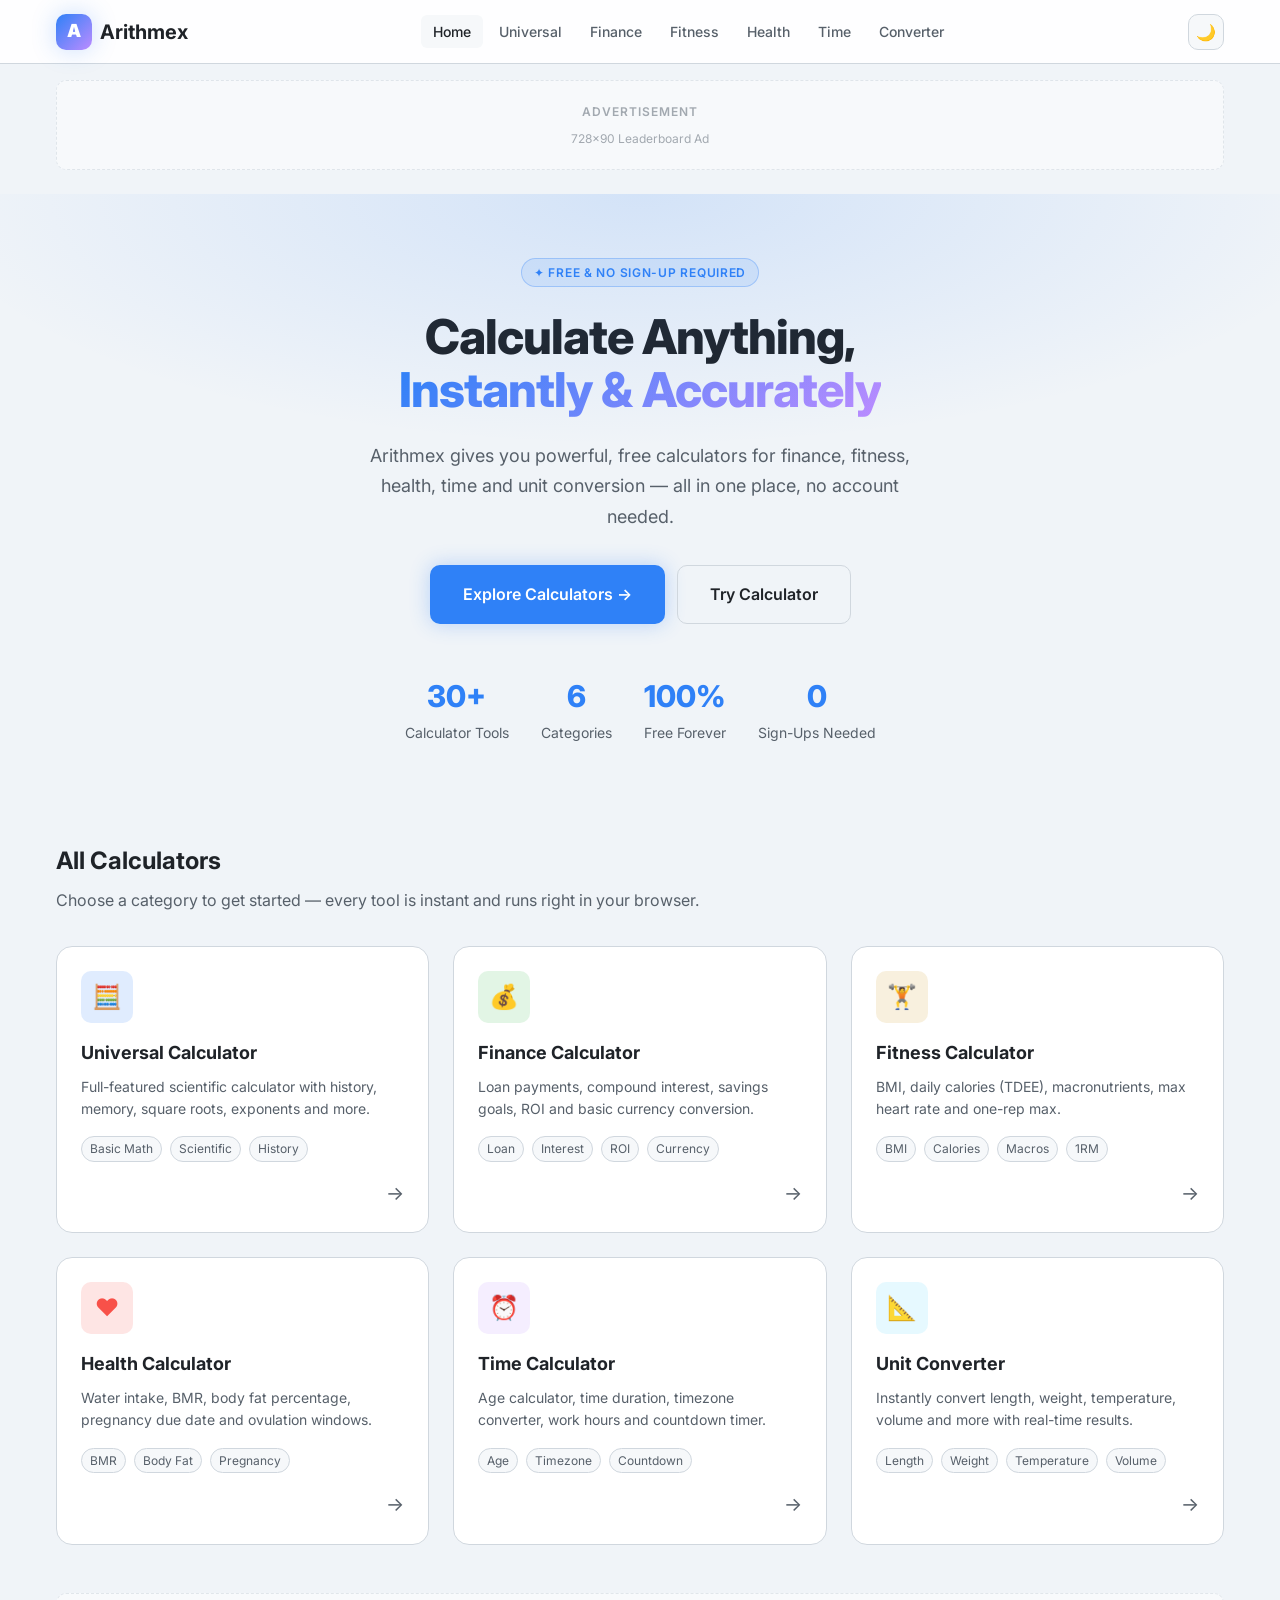
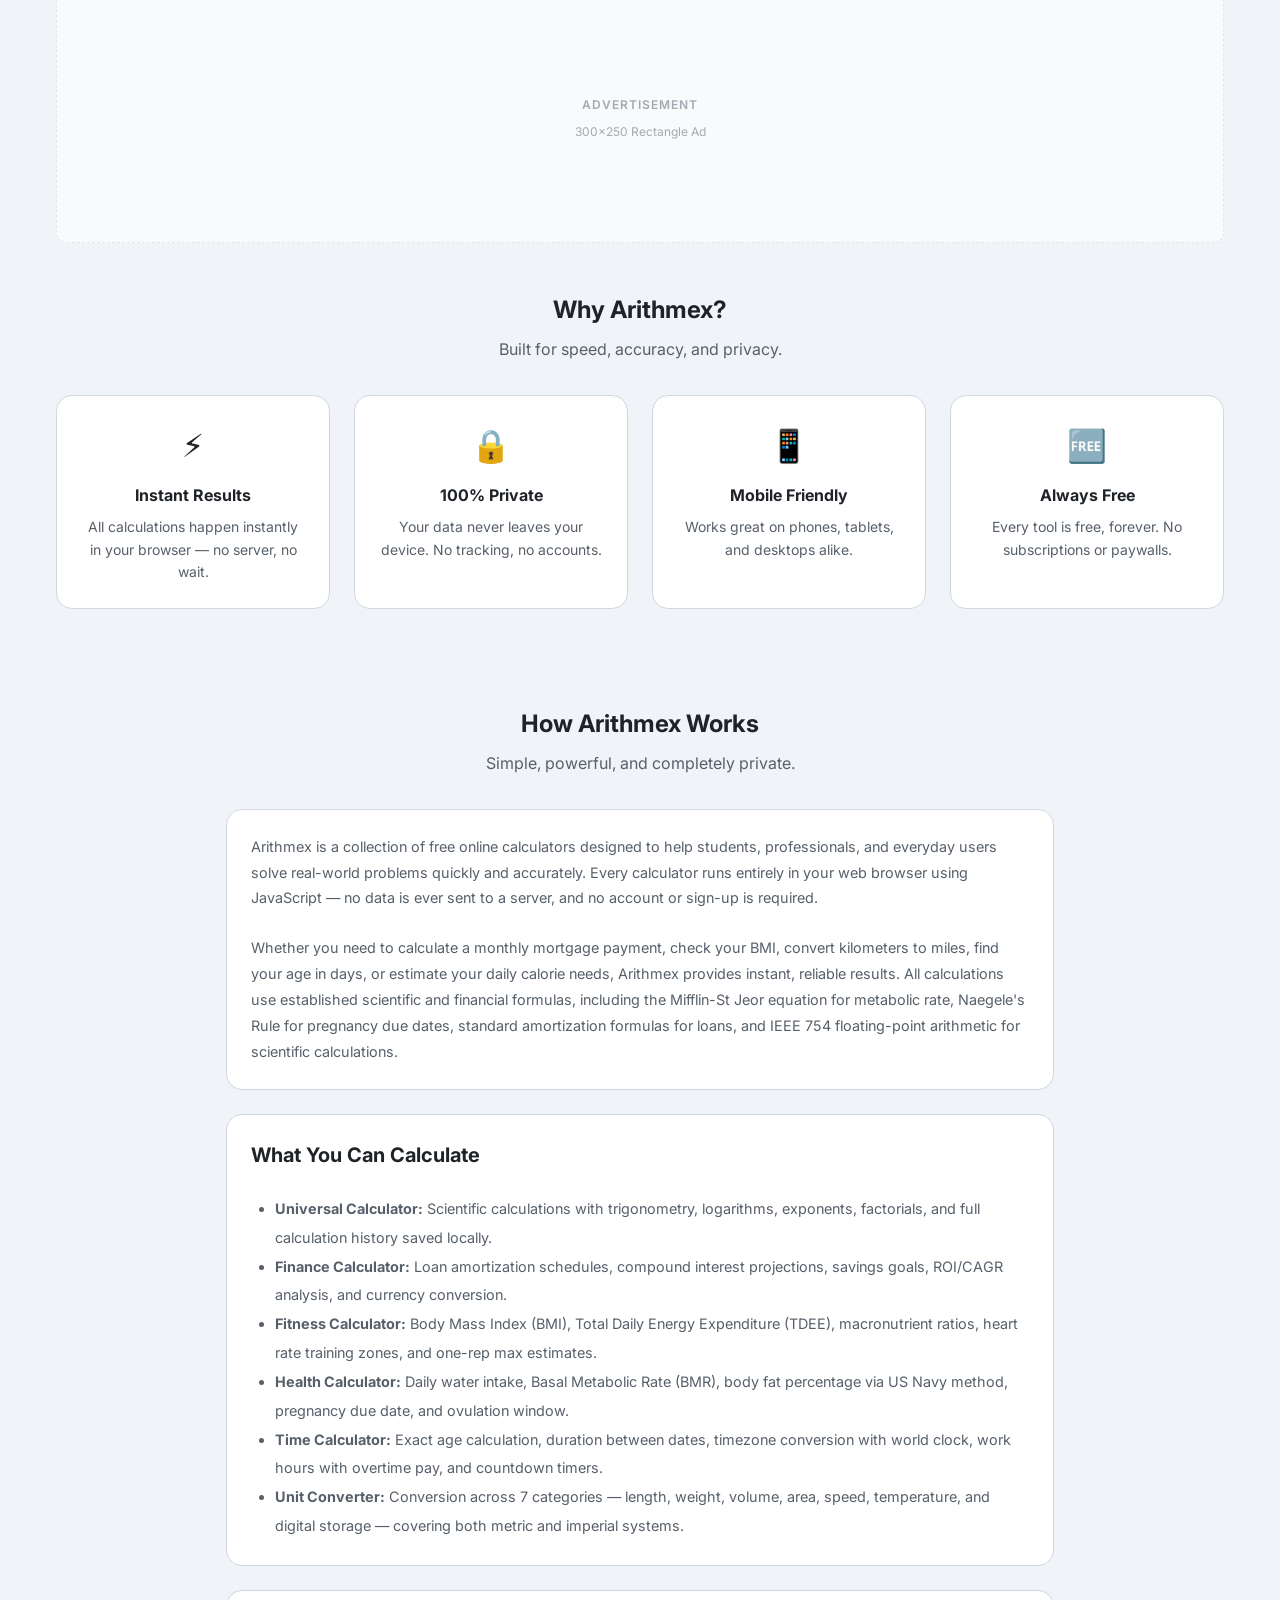
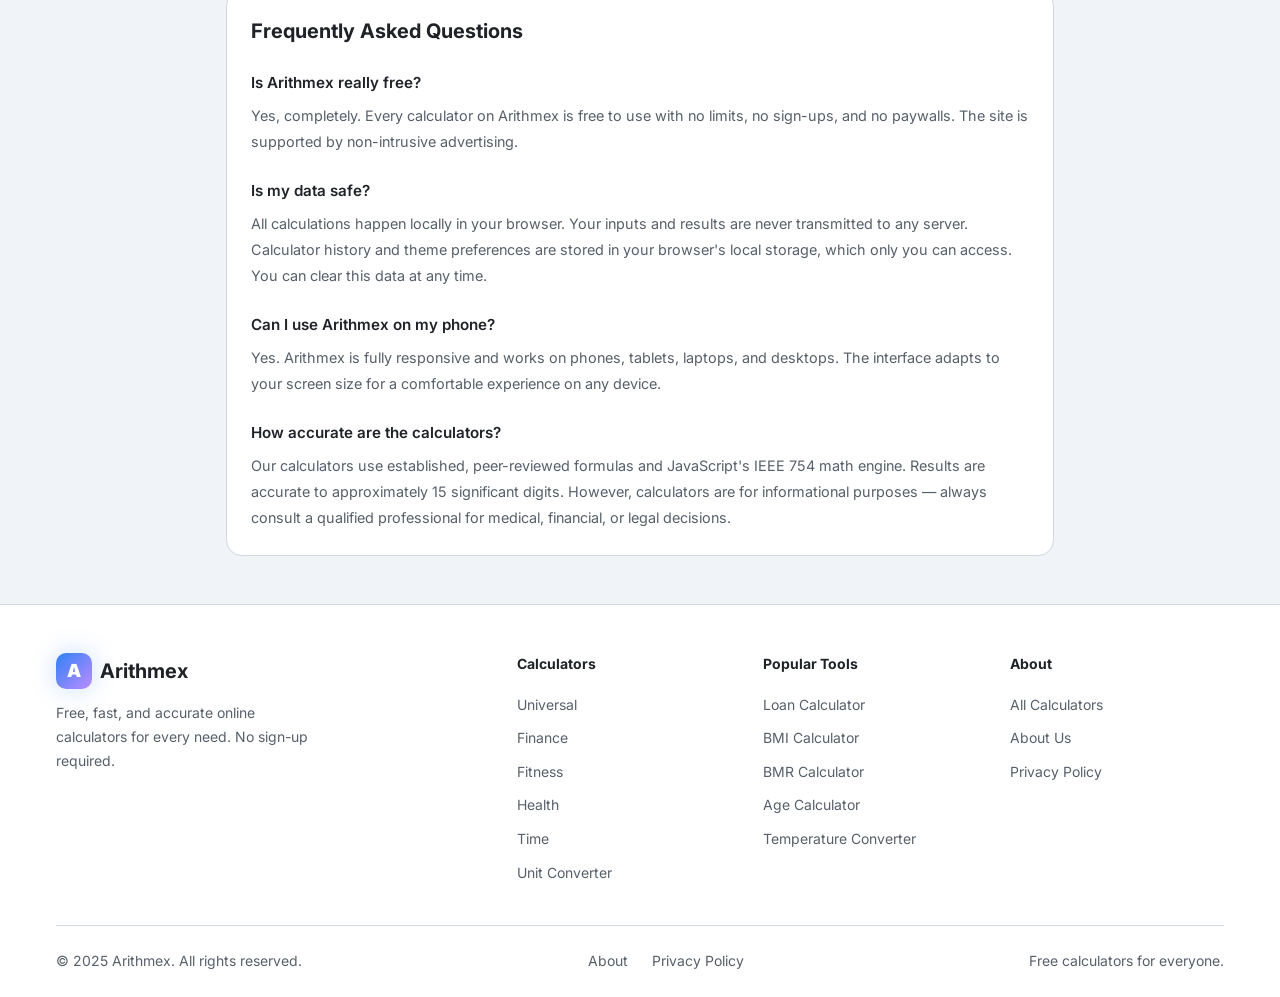
<file: index.html>
<!DOCTYPE html>
<html lang="en" data-theme="dark">
<head>
  <meta charset="UTF-8" />
  <meta name="viewport" content="width=device-width, initial-scale=1.0" />
  <title>Arithmex — Free Online Calculators for Every Need</title>
  <meta name="description" content="Arithmex offers free, fast, and accurate online calculators for finance, fitness, health, time, unit conversion, and more. No sign-up required." />
  <meta name="keywords" content="online calculator, finance calculator, BMI calculator, unit converter, loan calculator, free calculator" />
  <meta name="author" content="Arithmex" />

  <!-- Open Graph -->
  <meta property="og:title"       content="Arithmex — Free Online Calculators" />
  <meta property="og:description" content="Fast, accurate calculators for finance, fitness, health, time and unit conversion. Free, no sign-up." />
  <meta property="og:type"        content="website" />
  <meta property="og:url"         content="https://arithmex.web.app/" />
  <meta property="og:image"       content="https://arithmex.web.app/og-image.png" />

  <!-- Twitter Card -->
  <meta name="twitter:card"        content="summary_large_image" />
  <meta name="twitter:title"       content="Arithmex — Free Online Calculators" />
  <meta name="twitter:description" content="Fast, accurate calculators for every need." />

  <!-- Canonical -->
  <link rel="canonical" href="https://arithmex.web.app/" />

  <!-- Preconnect for fonts -->
  <link rel="preconnect" href="https://fonts.googleapis.com" />
  <link rel="preconnect" href="https://fonts.gstatic.com" crossorigin />
  <link href="https://fonts.googleapis.com/css2?family=Inter:wght@400;500;600;700;800&family=JetBrains+Mono:wght@400;600;700&display=swap" rel="stylesheet" />

  <link rel="stylesheet" href="css/style.css" />

  <!-- Schema.org structured data -->
  <script type="application/ld+json">
  {
    "@context": "https://schema.org",
    "@type": "WebSite",
    "name": "Arithmex",
    "description": "Free online calculators for finance, fitness, health, time and unit conversion.",
    "url": "https://arithmex.web.app/"
  }
  </script>

  <!-- Google Analytics -->
  <script async src="https://www.googletagmanager.com/gtag/js?id=G-JW4KWN47VV"></script>
  <script>
    window.dataLayer = window.dataLayer || [];
    function gtag(){dataLayer.push(arguments);}
    gtag('js', new Date());
    gtag('config', 'G-JW4KWN47VV');
  </script>
  <script async src="https://pagead2.googlesyndication.com/pagead/js/adsbygoogle.js?client=ca-pub-7222025310513192" crossorigin="anonymous"></script>
  <link rel="icon" type="image/svg+xml" href="/favicon.svg" />
</head>
<body>

  <!-- ══ HEADER ══════════════════════════════════════════ -->
  <header class="site-header">
    <div class="container header-inner">
      <a href="index.html" class="logo" aria-label="Arithmex Home">
        <div class="logo-icon">A</div>
        Arithmex
      </a>

      <nav aria-label="Main navigation">
        <ul class="nav-links" id="navLinks">
          <li><a href="index.html" class="active">Home</a></li>
          <li><a href="calculators/universal-calculator.html">Universal</a></li>
          <li><a href="calculators/finance-calculator.html">Finance</a></li>
          <li><a href="calculators/fitness-calculator.html">Fitness</a></li>
          <li><a href="calculators/health-calculator.html">Health</a></li>
          <li><a href="calculators/time-calculator.html">Time</a></li>
          <li><a href="calculators/unit-converter.html">Converter</a></li>
        </ul>
      </nav>

      <div class="header-actions">
        <button class="theme-toggle" id="themeToggle" aria-label="Toggle theme">
          <span id="themeIcon">☀️</span>
        </button>
        <button class="nav-toggle" id="navToggle" aria-label="Open menu" aria-expanded="false">
          <span></span><span></span><span></span>
        </button>
      </div>
    </div>
  </header>

  <main>

    <!-- ══ GOOGLE AD — Leaderboard Top ══════════════════ -->
    <div class="container" style="padding-top:1rem;">
      <!-- GOOGLE AD SPACE -->
      <div class="ad-space ad-space-leaderboard">
        <span class="ad-label">Advertisement</span>
        <span>728×90 Leaderboard Ad</span>
      </div>
      <!-- /GOOGLE AD SPACE -->
    </div>

    <!-- ══ HERO ══════════════════════════════════════════ -->
    <section class="hero">
      <div class="container">
        <div class="hero-badge">✦ Free &amp; No Sign-Up Required</div>
        <h1>
          Calculate Anything,<br>
          <span class="gradient-text">Instantly &amp; Accurately</span>
        </h1>
        <p>
          Arithmex gives you powerful, free calculators for finance, fitness,
          health, time and unit conversion — all in one place, no account needed.
        </p>
        <div class="hero-actions">
          <a href="#calculators" class="btn btn-primary btn-lg">Explore Calculators →</a>
          <a href="calculators/universal-calculator.html" class="btn btn-outline btn-lg">Try Calculator</a>
        </div>

        <div class="hero-stats">
          <div class="hero-stat">
            <span class="hero-stat-num">30+</span>
            <span class="hero-stat-label">Calculator Tools</span>
          </div>
          <div class="hero-stat">
            <span class="hero-stat-num">6</span>
            <span class="hero-stat-label">Categories</span>
          </div>
          <div class="hero-stat">
            <span class="hero-stat-num">100%</span>
            <span class="hero-stat-label">Free Forever</span>
          </div>
          <div class="hero-stat">
            <span class="hero-stat-num">0</span>
            <span class="hero-stat-label">Sign-Ups Needed</span>
          </div>
        </div>
      </div>
    </section>

    <!-- ══ CALCULATOR CARDS ══════════════════════════════ -->
    <section class="section" id="calculators">
      <div class="container">
        <h2 class="section-title">All Calculators</h2>
        <p class="section-subtitle">Choose a category to get started — every tool is instant and runs right in your browser.</p>

        <div class="card-grid">

          <!-- Universal -->
          <a href="calculators/universal-calculator.html" class="calc-card animate-fade">
            <div class="card-icon blue">🧮</div>
            <div class="card-body">
              <h3 class="card-title">Universal Calculator</h3>
              <p class="card-desc">Full-featured scientific calculator with history, memory, square roots, exponents and more.</p>
            </div>
            <div class="card-tags">
              <span class="tag">Basic Math</span>
              <span class="tag">Scientific</span>
              <span class="tag">History</span>
            </div>
            <span class="card-arrow">→</span>
          </a>

          <!-- Finance -->
          <a href="calculators/finance-calculator.html" class="calc-card animate-fade" style="animation-delay:.05s">
            <div class="card-icon green">💰</div>
            <div class="card-body">
              <h3 class="card-title">Finance Calculator</h3>
              <p class="card-desc">Loan payments, compound interest, savings goals, ROI and basic currency conversion.</p>
            </div>
            <div class="card-tags">
              <span class="tag">Loan</span>
              <span class="tag">Interest</span>
              <span class="tag">ROI</span>
              <span class="tag">Currency</span>
            </div>
            <span class="card-arrow">→</span>
          </a>

          <!-- Fitness -->
          <a href="calculators/fitness-calculator.html" class="calc-card animate-fade" style="animation-delay:.1s">
            <div class="card-icon orange">🏋️</div>
            <div class="card-body">
              <h3 class="card-title">Fitness Calculator</h3>
              <p class="card-desc">BMI, daily calories (TDEE), macronutrients, max heart rate and one-rep max.</p>
            </div>
            <div class="card-tags">
              <span class="tag">BMI</span>
              <span class="tag">Calories</span>
              <span class="tag">Macros</span>
              <span class="tag">1RM</span>
            </div>
            <span class="card-arrow">→</span>
          </a>

          <!-- Health -->
          <a href="calculators/health-calculator.html" class="calc-card animate-fade" style="animation-delay:.15s">
            <div class="card-icon red">❤️</div>
            <div class="card-body">
              <h3 class="card-title">Health Calculator</h3>
              <p class="card-desc">Water intake, BMR, body fat percentage, pregnancy due date and ovulation windows.</p>
            </div>
            <div class="card-tags">
              <span class="tag">BMR</span>
              <span class="tag">Body Fat</span>
              <span class="tag">Pregnancy</span>
            </div>
            <span class="card-arrow">→</span>
          </a>

          <!-- Time -->
          <a href="calculators/time-calculator.html" class="calc-card animate-fade" style="animation-delay:.2s">
            <div class="card-icon purple">⏰</div>
            <div class="card-body">
              <h3 class="card-title">Time Calculator</h3>
              <p class="card-desc">Age calculator, time duration, timezone converter, work hours and countdown timer.</p>
            </div>
            <div class="card-tags">
              <span class="tag">Age</span>
              <span class="tag">Timezone</span>
              <span class="tag">Countdown</span>
            </div>
            <span class="card-arrow">→</span>
          </a>

          <!-- Unit Converter -->
          <a href="calculators/unit-converter.html" class="calc-card animate-fade" style="animation-delay:.25s">
            <div class="card-icon cyan">📐</div>
            <div class="card-body">
              <h3 class="card-title">Unit Converter</h3>
              <p class="card-desc">Instantly convert length, weight, temperature, volume and more with real-time results.</p>
            </div>
            <div class="card-tags">
              <span class="tag">Length</span>
              <span class="tag">Weight</span>
              <span class="tag">Temperature</span>
              <span class="tag">Volume</span>
            </div>
            <span class="card-arrow">→</span>
          </a>

        </div>
      </div>
    </section>

    <!-- ══ GOOGLE AD — Mid-Page Rectangle ═══════════════ -->
    <div class="container">
      <!-- GOOGLE AD SPACE -->
      <div class="ad-space ad-space-rectangle">
        <span class="ad-label">Advertisement</span>
        <span>300×250 Rectangle Ad</span>
      </div>
      <!-- /GOOGLE AD SPACE -->
    </div>

    <!-- ══ FEATURES ══════════════════════════════════════ -->
    <section class="section">
      <div class="container">
        <h2 class="section-title text-center">Why Arithmex?</h2>
        <p class="section-subtitle text-center">Built for speed, accuracy, and privacy.</p>

        <div class="card-grid" style="grid-template-columns: repeat(auto-fill, minmax(220px, 1fr));">
          <div class="panel" style="padding:1.5rem; text-align:center;">
            <div style="font-size:2rem; margin-bottom:.75rem;">⚡</div>
            <h3 style="font-size:1rem; margin-bottom:.5rem;">Instant Results</h3>
            <p class="text-muted text-sm">All calculations happen instantly in your browser — no server, no wait.</p>
          </div>
          <div class="panel" style="padding:1.5rem; text-align:center;">
            <div style="font-size:2rem; margin-bottom:.75rem;">🔒</div>
            <h3 style="font-size:1rem; margin-bottom:.5rem;">100% Private</h3>
            <p class="text-muted text-sm">Your data never leaves your device. No tracking, no accounts.</p>
          </div>
          <div class="panel" style="padding:1.5rem; text-align:center;">
            <div style="font-size:2rem; margin-bottom:.75rem;">📱</div>
            <h3 style="font-size:1rem; margin-bottom:.5rem;">Mobile Friendly</h3>
            <p class="text-muted text-sm">Works great on phones, tablets, and desktops alike.</p>
          </div>
          <div class="panel" style="padding:1.5rem; text-align:center;">
            <div style="font-size:2rem; margin-bottom:.75rem;">🆓</div>
            <h3 style="font-size:1rem; margin-bottom:.5rem;">Always Free</h3>
            <p class="text-muted text-sm">Every tool is free, forever. No subscriptions or paywalls.</p>
          </div>
        </div>
      </div>
    </section>

    <!-- ══ HOW IT WORKS ════════════════════════════════════ -->
    <section class="section">
      <div class="container" style="max-width:860px;">
        <h2 class="section-title text-center">How Arithmex Works</h2>
        <p class="section-subtitle text-center">Simple, powerful, and completely private.</p>

        <div class="panel" style="margin-bottom:1.5rem;">
          <div class="panel-body" style="display:flex;flex-direction:column;gap:1.5rem;">
            <p style="color:var(--clr-text-muted);line-height:1.8;font-size:.9rem;">
              Arithmex is a collection of free online calculators designed to help students, professionals,
              and everyday users solve real-world problems quickly and accurately. Every calculator runs
              entirely in your web browser using JavaScript — no data is ever sent to a server, and no
              account or sign-up is required.
            </p>
            <p style="color:var(--clr-text-muted);line-height:1.8;font-size:.9rem;">
              Whether you need to calculate a monthly mortgage payment, check your BMI, convert kilometers
              to miles, find your age in days, or estimate your daily calorie needs, Arithmex provides
              instant, reliable results. All calculations use established scientific and financial formulas,
              including the Mifflin-St Jeor equation for metabolic rate, Naegele's Rule for pregnancy due
              dates, standard amortization formulas for loans, and IEEE 754 floating-point arithmetic for
              scientific calculations.
            </p>
          </div>
        </div>

        <div class="panel" style="margin-bottom:1.5rem;">
          <div class="panel-body" style="display:flex;flex-direction:column;gap:1.5rem;">
            <h2 style="font-size:1.25rem;font-weight:700;">What You Can Calculate</h2>
            <ul style="color:var(--clr-text-muted);font-size:.9rem;line-height:2;padding-left:1.5rem;">
              <li><strong>Universal Calculator:</strong> Scientific calculations with trigonometry, logarithms, exponents, factorials, and full calculation history saved locally.</li>
              <li><strong>Finance Calculator:</strong> Loan amortization schedules, compound interest projections, savings goals, ROI/CAGR analysis, and currency conversion.</li>
              <li><strong>Fitness Calculator:</strong> Body Mass Index (BMI), Total Daily Energy Expenditure (TDEE), macronutrient ratios, heart rate training zones, and one-rep max estimates.</li>
              <li><strong>Health Calculator:</strong> Daily water intake, Basal Metabolic Rate (BMR), body fat percentage via US Navy method, pregnancy due date, and ovulation window.</li>
              <li><strong>Time Calculator:</strong> Exact age calculation, duration between dates, timezone conversion with world clock, work hours with overtime pay, and countdown timers.</li>
              <li><strong>Unit Converter:</strong> Conversion across 7 categories — length, weight, volume, area, speed, temperature, and digital storage — covering both metric and imperial systems.</li>
            </ul>
          </div>
        </div>

        <div class="panel">
          <div class="panel-body" style="display:flex;flex-direction:column;gap:1.5rem;">
            <h2 style="font-size:1.25rem;font-weight:700;">Frequently Asked Questions</h2>
            <div>
              <h3 style="font-size:.95rem;font-weight:600;margin-bottom:.5rem;">Is Arithmex really free?</h3>
              <p style="color:var(--clr-text-muted);line-height:1.8;font-size:.9rem;">
                Yes, completely. Every calculator on Arithmex is free to use with no limits, no sign-ups,
                and no paywalls. The site is supported by non-intrusive advertising.
              </p>
            </div>
            <div>
              <h3 style="font-size:.95rem;font-weight:600;margin-bottom:.5rem;">Is my data safe?</h3>
              <p style="color:var(--clr-text-muted);line-height:1.8;font-size:.9rem;">
                All calculations happen locally in your browser. Your inputs and results are never transmitted
                to any server. Calculator history and theme preferences are stored in your browser's local
                storage, which only you can access. You can clear this data at any time.
              </p>
            </div>
            <div>
              <h3 style="font-size:.95rem;font-weight:600;margin-bottom:.5rem;">Can I use Arithmex on my phone?</h3>
              <p style="color:var(--clr-text-muted);line-height:1.8;font-size:.9rem;">
                Yes. Arithmex is fully responsive and works on phones, tablets, laptops, and desktops. The
                interface adapts to your screen size for a comfortable experience on any device.
              </p>
            </div>
            <div>
              <h3 style="font-size:.95rem;font-weight:600;margin-bottom:.5rem;">How accurate are the calculators?</h3>
              <p style="color:var(--clr-text-muted);line-height:1.8;font-size:.9rem;">
                Our calculators use established, peer-reviewed formulas and JavaScript's IEEE 754 math engine.
                Results are accurate to approximately 15 significant digits. However, calculators are for
                informational purposes — always consult a qualified professional for medical, financial, or
                legal decisions.
              </p>
            </div>
          </div>
        </div>

      </div>
    </section>

  </main>

  <!-- ══ FOOTER ════════════════════════════════════════════ -->
  <footer class="site-footer">
    <div class="container">
      <div class="footer-grid">
        <div class="footer-brand">
          <a href="index.html" class="logo">
            <div class="logo-icon">A</div>
            Arithmex
          </a>
          <p>Free, fast, and accurate online calculators for every need. No sign-up required.</p>
        </div>

        <div>
          <h4 class="footer-col-title">Calculators</h4>
          <ul class="footer-links">
            <li><a href="calculators/universal-calculator.html">Universal</a></li>
            <li><a href="calculators/finance-calculator.html">Finance</a></li>
            <li><a href="calculators/fitness-calculator.html">Fitness</a></li>
            <li><a href="calculators/health-calculator.html">Health</a></li>
            <li><a href="calculators/time-calculator.html">Time</a></li>
            <li><a href="calculators/unit-converter.html">Unit Converter</a></li>
          </ul>
        </div>

        <div>
          <h4 class="footer-col-title">Popular Tools</h4>
          <ul class="footer-links">
            <li><a href="calculators/finance-calculator.html">Loan Calculator</a></li>
            <li><a href="calculators/fitness-calculator.html">BMI Calculator</a></li>
            <li><a href="calculators/health-calculator.html">BMR Calculator</a></li>
            <li><a href="calculators/time-calculator.html">Age Calculator</a></li>
            <li><a href="calculators/unit-converter.html">Temperature Converter</a></li>
          </ul>
        </div>

        <div>
          <h4 class="footer-col-title">About</h4>
          <ul class="footer-links">
            <li><a href="#calculators">All Calculators</a></li>
            <li><a href="about.html">About Us</a></li>
            <li><a href="privacy.html">Privacy Policy</a></li>
          </ul>
        </div>
      </div>

      <div class="footer-bottom">
        <span>© 2025 Arithmex. All rights reserved.</span>
        <div style="display:flex;gap:1.5rem;font-size:.875rem;">
          <a href="about.html" style="color:var(--clr-text-muted);">About</a>
          <a href="privacy.html" style="color:var(--clr-text-muted);">Privacy Policy</a>
        </div>
        <span class="text-muted text-sm">Free calculators for everyone.</span>
      </div>
    </div>
  </footer>

  <script src="js/main.js"></script>
</body>
</html>
</file>
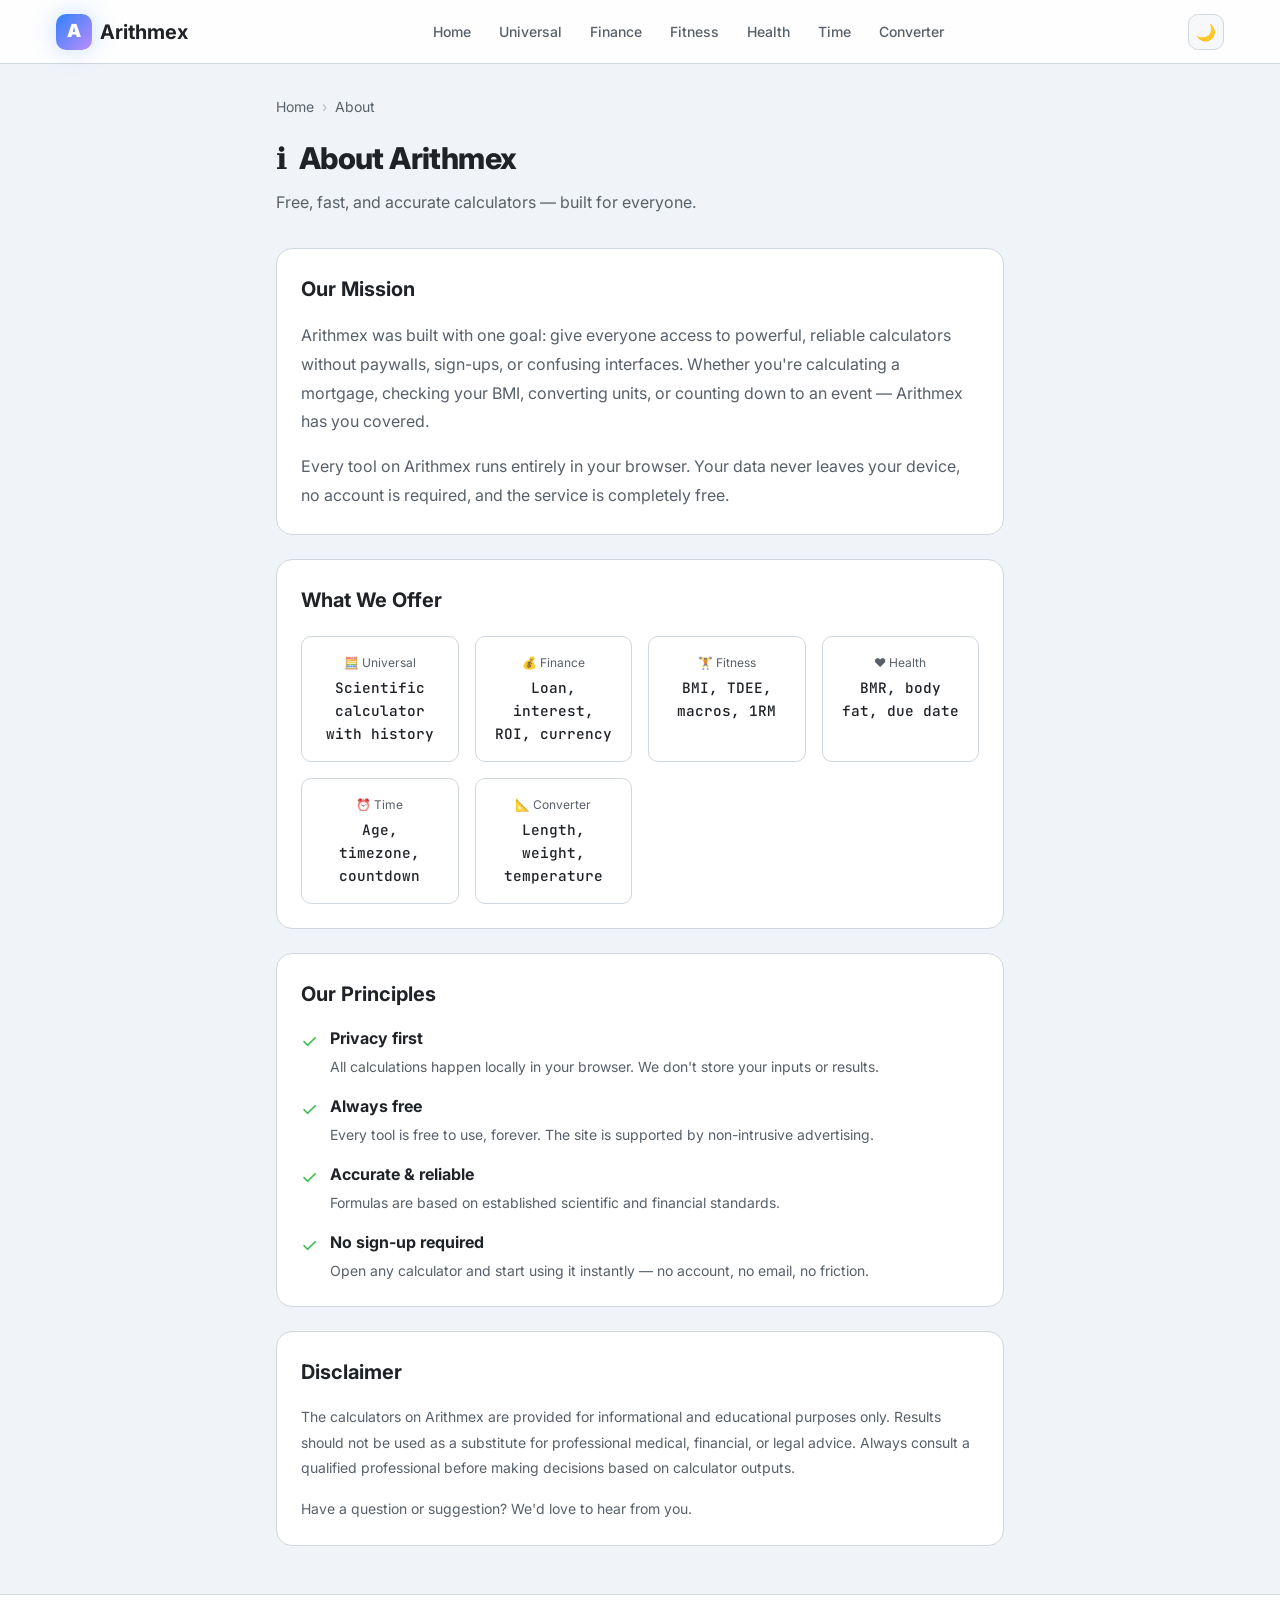
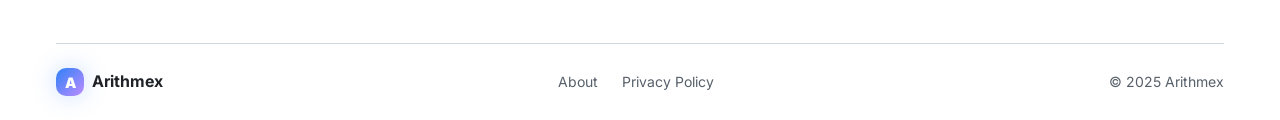
<file: about.html>
<!DOCTYPE html>
<html lang="en" data-theme="dark">
<head>
  <meta charset="UTF-8" />
  <meta name="viewport" content="width=device-width, initial-scale=1.0" />
  <title>About — Arithmex</title>
  <meta name="description" content="Arithmex provides free, fast, and accurate online calculators for finance, fitness, health, time and unit conversion. Learn more about our mission." />
  <link rel="canonical" href="https://arithmex.web.app/about" />
  <link rel="preconnect" href="https://fonts.googleapis.com" />
  <link rel="preconnect" href="https://fonts.gstatic.com" crossorigin />
  <link href="https://fonts.googleapis.com/css2?family=Inter:wght@400;500;600;700;800&family=JetBrains+Mono:wght@400;600;700&display=swap" rel="stylesheet" />
  <link rel="stylesheet" href="css/style.css" />
  <link rel="icon" type="image/svg+xml" href="/favicon.svg" />
  <!-- Google Analytics -->
  <script async src="https://www.googletagmanager.com/gtag/js?id=G-JW4KWN47VV"></script>
  <script>
    window.dataLayer = window.dataLayer || [];
    function gtag(){dataLayer.push(arguments);}
    gtag('js', new Date());
    gtag('config', 'G-JW4KWN47VV');
  </script>
  <script async src="https://pagead2.googlesyndication.com/pagead/js/adsbygoogle.js?client=ca-pub-7222025310513192" crossorigin="anonymous"></script>
</head>
<body>

  <header class="site-header">
    <div class="container header-inner">
      <a href="index.html" class="logo"><div class="logo-icon">A</div>Arithmex</a>
      <nav aria-label="Main navigation">
        <ul class="nav-links" id="navLinks">
          <li><a href="index.html">Home</a></li>
          <li><a href="calculators/universal-calculator.html">Universal</a></li>
          <li><a href="calculators/finance-calculator.html">Finance</a></li>
          <li><a href="calculators/fitness-calculator.html">Fitness</a></li>
          <li><a href="calculators/health-calculator.html">Health</a></li>
          <li><a href="calculators/time-calculator.html">Time</a></li>
          <li><a href="calculators/unit-converter.html">Converter</a></li>
        </ul>
      </nav>
      <div class="header-actions">
        <button class="theme-toggle" id="themeToggle" aria-label="Toggle theme"><span id="themeIcon">☀️</span></button>
        <button class="nav-toggle" id="navToggle" aria-label="Open menu" aria-expanded="false"><span></span><span></span><span></span></button>
      </div>
    </div>
  </header>

  <main class="calc-page">
    <div class="container" style="max-width:760px;">

      <div class="breadcrumb">
        <a href="index.html">Home</a><span class="breadcrumb-sep">›</span><span>About</span>
      </div>

      <div class="calc-page-header">
        <h1 class="page-title"><span>ℹ️</span> About Arithmex</h1>
        <p class="page-desc">Free, fast, and accurate calculators — built for everyone.</p>
      </div>

      <div class="panel" style="margin-bottom:1.5rem;">
        <div class="panel-body">
          <h2 style="font-size:1.25rem;font-weight:700;margin-bottom:1rem;">Our Mission</h2>
          <p style="color:var(--clr-text-muted);line-height:1.8;margin-bottom:1rem;">
            Arithmex was built with one goal: give everyone access to powerful, reliable calculators
            without paywalls, sign-ups, or confusing interfaces. Whether you're calculating a mortgage,
            checking your BMI, converting units, or counting down to an event — Arithmex has you covered.
          </p>
          <p style="color:var(--clr-text-muted);line-height:1.8;">
            Every tool on Arithmex runs entirely in your browser. Your data never leaves your device,
            no account is required, and the service is completely free.
          </p>
        </div>
      </div>

      <div class="panel" style="margin-bottom:1.5rem;">
        <div class="panel-body">
          <h2 style="font-size:1.25rem;font-weight:700;margin-bottom:1.25rem;">What We Offer</h2>
          <div class="result-grid">
            <div class="result-item">
              <div class="result-item-label">🧮 Universal</div>
              <div class="result-item-value" style="font-size:.9rem;font-weight:500;">Scientific calculator with history</div>
            </div>
            <div class="result-item">
              <div class="result-item-label">💰 Finance</div>
              <div class="result-item-value" style="font-size:.9rem;font-weight:500;">Loan, interest, ROI, currency</div>
            </div>
            <div class="result-item">
              <div class="result-item-label">🏋️ Fitness</div>
              <div class="result-item-value" style="font-size:.9rem;font-weight:500;">BMI, TDEE, macros, 1RM</div>
            </div>
            <div class="result-item">
              <div class="result-item-label">❤️ Health</div>
              <div class="result-item-value" style="font-size:.9rem;font-weight:500;">BMR, body fat, due date</div>
            </div>
            <div class="result-item">
              <div class="result-item-label">⏰ Time</div>
              <div class="result-item-value" style="font-size:.9rem;font-weight:500;">Age, timezone, countdown</div>
            </div>
            <div class="result-item">
              <div class="result-item-label">📐 Converter</div>
              <div class="result-item-value" style="font-size:.9rem;font-weight:500;">Length, weight, temperature</div>
            </div>
          </div>
        </div>
      </div>

      <div class="panel" style="margin-bottom:1.5rem;">
        <div class="panel-body">
          <h2 style="font-size:1.25rem;font-weight:700;margin-bottom:1rem;">Our Principles</h2>
          <ul style="list-style:none;display:flex;flex-direction:column;gap:1rem;">
            <li style="display:flex;gap:.75rem;align-items:flex-start;">
              <span style="color:var(--clr-accent);font-size:1.2rem;flex-shrink:0;">✓</span>
              <div>
                <strong>Privacy first</strong>
                <p style="color:var(--clr-text-muted);font-size:.875rem;margin-top:.25rem;">All calculations happen locally in your browser. We don't store your inputs or results.</p>
              </div>
            </li>
            <li style="display:flex;gap:.75rem;align-items:flex-start;">
              <span style="color:var(--clr-accent);font-size:1.2rem;flex-shrink:0;">✓</span>
              <div>
                <strong>Always free</strong>
                <p style="color:var(--clr-text-muted);font-size:.875rem;margin-top:.25rem;">Every tool is free to use, forever. The site is supported by non-intrusive advertising.</p>
              </div>
            </li>
            <li style="display:flex;gap:.75rem;align-items:flex-start;">
              <span style="color:var(--clr-accent);font-size:1.2rem;flex-shrink:0;">✓</span>
              <div>
                <strong>Accurate &amp; reliable</strong>
                <p style="color:var(--clr-text-muted);font-size:.875rem;margin-top:.25rem;">Formulas are based on established scientific and financial standards.</p>
              </div>
            </li>
            <li style="display:flex;gap:.75rem;align-items:flex-start;">
              <span style="color:var(--clr-accent);font-size:1.2rem;flex-shrink:0;">✓</span>
              <div>
                <strong>No sign-up required</strong>
                <p style="color:var(--clr-text-muted);font-size:.875rem;margin-top:.25rem;">Open any calculator and start using it instantly — no account, no email, no friction.</p>
              </div>
            </li>
          </ul>
        </div>
      </div>

      <div class="panel">
        <div class="panel-body">
          <h2 style="font-size:1.25rem;font-weight:700;margin-bottom:1rem;">Disclaimer</h2>
          <p style="color:var(--clr-text-muted);line-height:1.8;font-size:.875rem;">
            The calculators on Arithmex are provided for informational and educational purposes only.
            Results should not be used as a substitute for professional medical, financial, or legal advice.
            Always consult a qualified professional before making decisions based on calculator outputs.
          </p>
          <p style="color:var(--clr-text-muted);line-height:1.8;font-size:.875rem;margin-top:1rem;">
            Have a question or suggestion? We'd love to hear from you.
          </p>
        </div>
      </div>

    </div>
  </main>

  <footer class="site-footer">
    <div class="container">
      <div class="footer-bottom">
        <a href="index.html" class="logo" style="font-size:1rem;"><div class="logo-icon" style="width:28px;height:28px;font-size:.9rem;">A</div>Arithmex</a>
        <div style="display:flex;gap:1.5rem;font-size:.875rem;color:var(--clr-text-muted);">
          <a href="about.html" style="color:var(--clr-text-muted);">About</a>
          <a href="privacy.html" style="color:var(--clr-text-muted);">Privacy Policy</a>
        </div>
        <span class="text-muted text-sm">© 2025 Arithmex</span>
      </div>
    </div>
  </footer>

  <script src="js/main.js"></script>
</body>
</html>
</file>
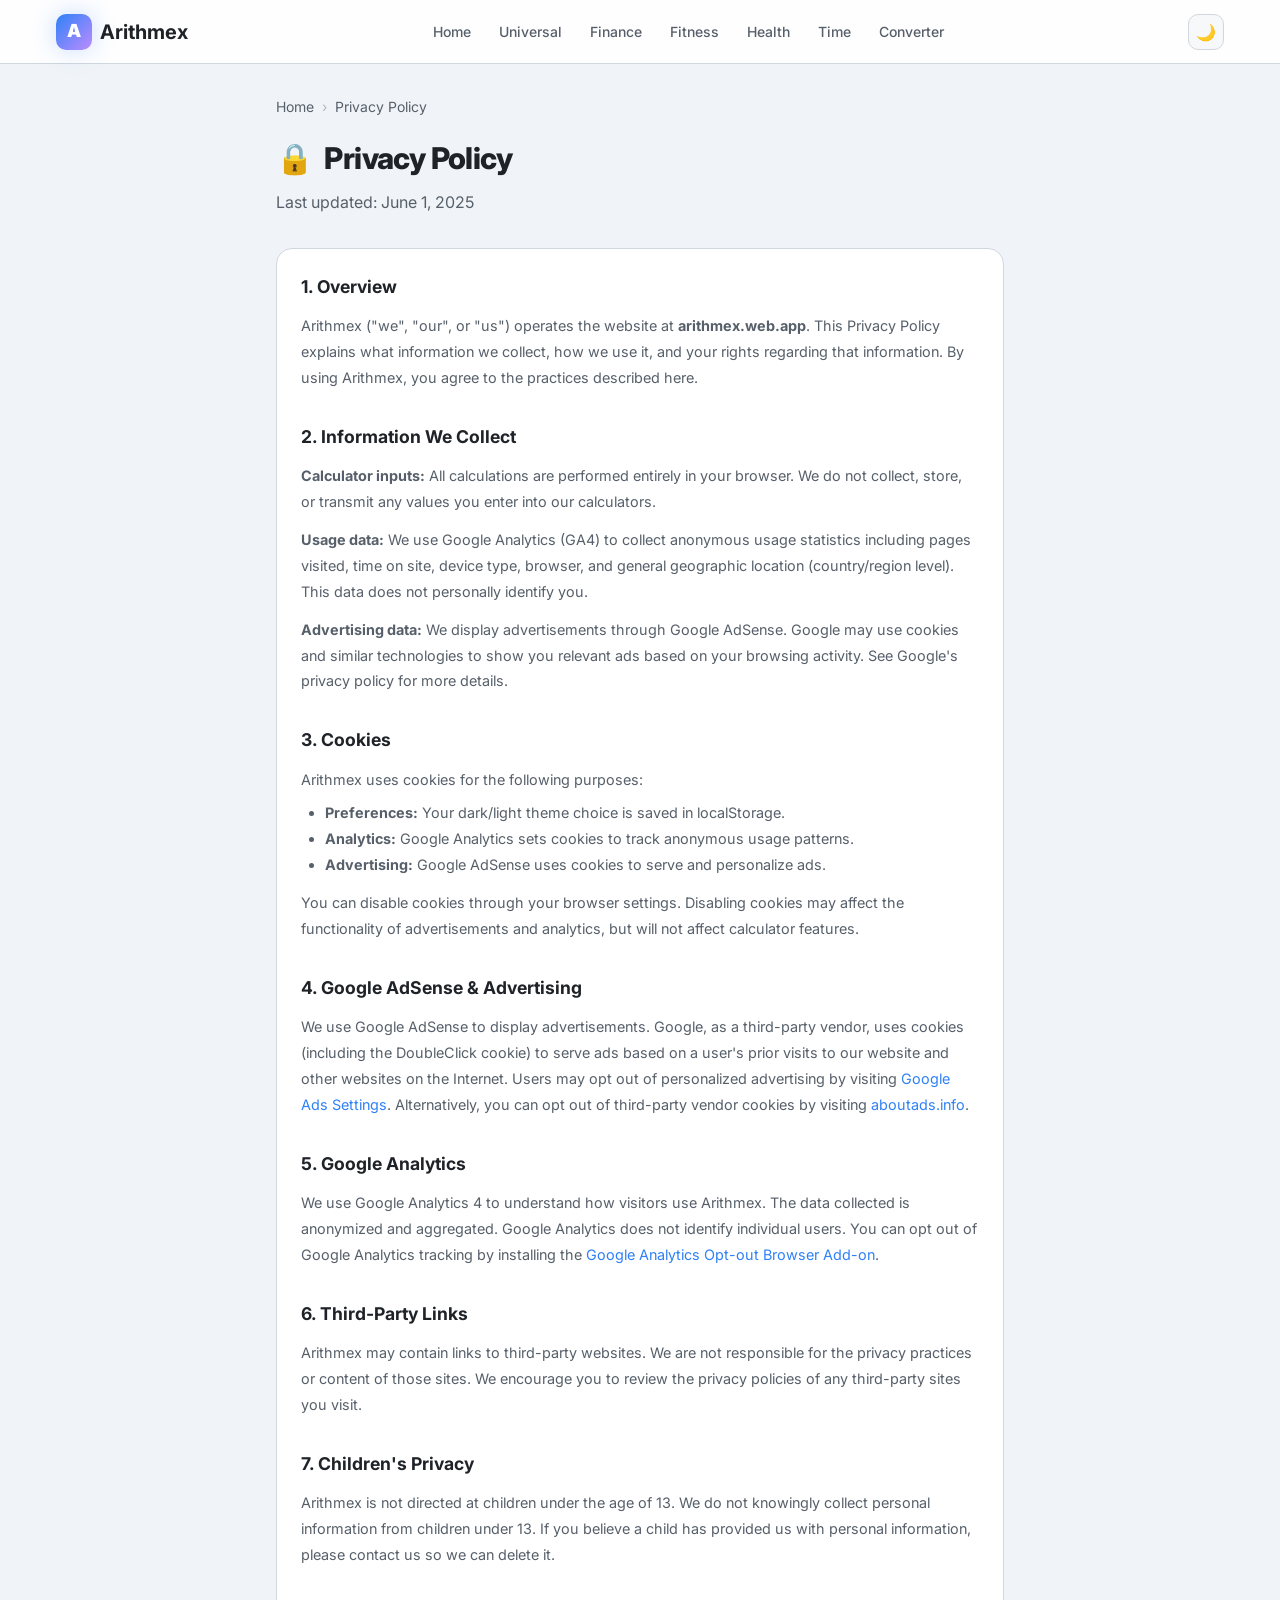
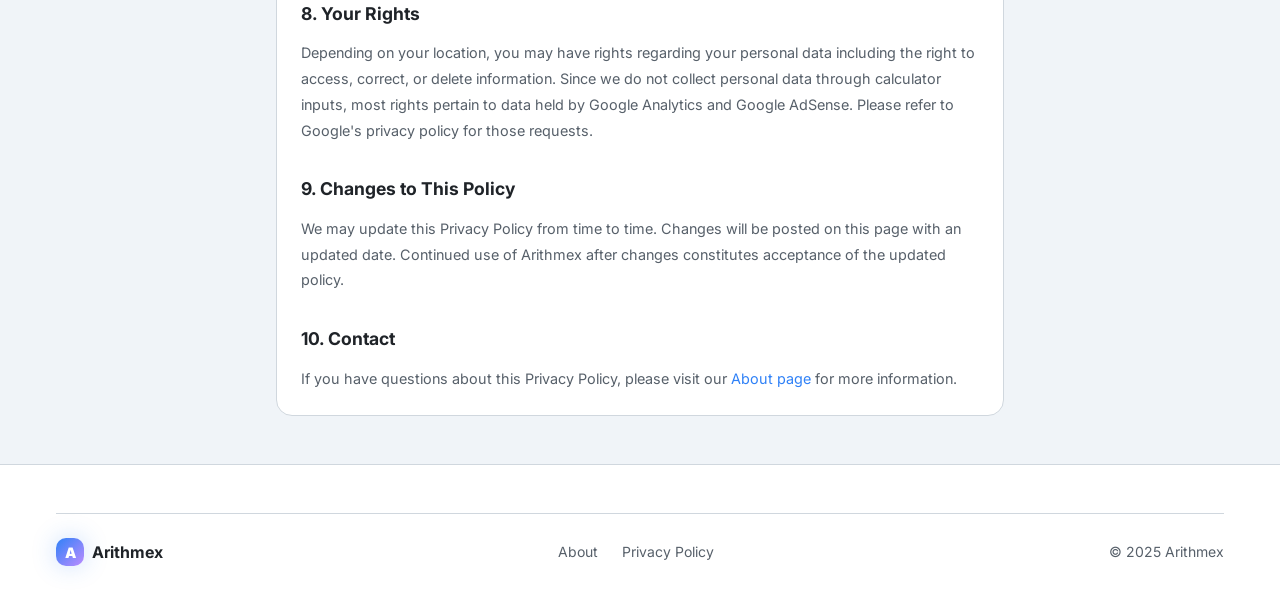
<file: privacy.html>
<!DOCTYPE html>
<html lang="en" data-theme="dark">
<head>
  <meta charset="UTF-8" />
  <meta name="viewport" content="width=device-width, initial-scale=1.0" />
  <title>Privacy Policy — Arithmex</title>
  <meta name="description" content="Arithmex Privacy Policy — how we collect, use, and protect your information." />
  <link rel="canonical" href="https://arithmex.web.app/privacy" />
  <link rel="preconnect" href="https://fonts.googleapis.com" />
  <link rel="preconnect" href="https://fonts.gstatic.com" crossorigin />
  <link href="https://fonts.googleapis.com/css2?family=Inter:wght@400;500;600;700;800&family=JetBrains+Mono:wght@400;600;700&display=swap" rel="stylesheet" />
  <link rel="stylesheet" href="css/style.css" />
  <link rel="icon" type="image/svg+xml" href="/favicon.svg" />
  <!-- Google Analytics -->
  <script async src="https://www.googletagmanager.com/gtag/js?id=G-JW4KWN47VV"></script>
  <script>
    window.dataLayer = window.dataLayer || [];
    function gtag(){dataLayer.push(arguments);}
    gtag('js', new Date());
    gtag('config', 'G-JW4KWN47VV');
  </script>
  <script async src="https://pagead2.googlesyndication.com/pagead/js/adsbygoogle.js?client=ca-pub-7222025310513192" crossorigin="anonymous"></script>
</head>
<body>

  <header class="site-header">
    <div class="container header-inner">
      <a href="index.html" class="logo"><div class="logo-icon">A</div>Arithmex</a>
      <nav aria-label="Main navigation">
        <ul class="nav-links" id="navLinks">
          <li><a href="index.html">Home</a></li>
          <li><a href="calculators/universal-calculator.html">Universal</a></li>
          <li><a href="calculators/finance-calculator.html">Finance</a></li>
          <li><a href="calculators/fitness-calculator.html">Fitness</a></li>
          <li><a href="calculators/health-calculator.html">Health</a></li>
          <li><a href="calculators/time-calculator.html">Time</a></li>
          <li><a href="calculators/unit-converter.html">Converter</a></li>
        </ul>
      </nav>
      <div class="header-actions">
        <button class="theme-toggle" id="themeToggle" aria-label="Toggle theme"><span id="themeIcon">☀️</span></button>
        <button class="nav-toggle" id="navToggle" aria-label="Open menu" aria-expanded="false"><span></span><span></span><span></span></button>
      </div>
    </div>
  </header>

  <main class="calc-page">
    <div class="container" style="max-width:760px;">

      <div class="breadcrumb">
        <a href="index.html">Home</a><span class="breadcrumb-sep">›</span><span>Privacy Policy</span>
      </div>

      <div class="calc-page-header">
        <h1 class="page-title"><span>🔒</span> Privacy Policy</h1>
        <p class="page-desc">Last updated: June 1, 2025</p>
      </div>

      <div class="panel">
        <div class="panel-body" style="display:flex;flex-direction:column;gap:2rem;">

          <section>
            <h2 style="font-size:1.1rem;font-weight:700;margin-bottom:.75rem;">1. Overview</h2>
            <p style="color:var(--clr-text-muted);line-height:1.8;font-size:.9rem;">
              Arithmex ("we", "our", or "us") operates the website at <strong>arithmex.web.app</strong>.
              This Privacy Policy explains what information we collect, how we use it, and your rights
              regarding that information. By using Arithmex, you agree to the practices described here.
            </p>
          </section>

          <section>
            <h2 style="font-size:1.1rem;font-weight:700;margin-bottom:.75rem;">2. Information We Collect</h2>
            <p style="color:var(--clr-text-muted);line-height:1.8;font-size:.9rem;margin-bottom:.75rem;">
              <strong>Calculator inputs:</strong> All calculations are performed entirely in your browser.
              We do not collect, store, or transmit any values you enter into our calculators.
            </p>
            <p style="color:var(--clr-text-muted);line-height:1.8;font-size:.9rem;margin-bottom:.75rem;">
              <strong>Usage data:</strong> We use Google Analytics (GA4) to collect anonymous usage
              statistics including pages visited, time on site, device type, browser, and general
              geographic location (country/region level). This data does not personally identify you.
            </p>
            <p style="color:var(--clr-text-muted);line-height:1.8;font-size:.9rem;">
              <strong>Advertising data:</strong> We display advertisements through Google AdSense.
              Google may use cookies and similar technologies to show you relevant ads based on your
              browsing activity. See Google's privacy policy for more details.
            </p>
          </section>

          <section>
            <h2 style="font-size:1.1rem;font-weight:700;margin-bottom:.75rem;">3. Cookies</h2>
            <p style="color:var(--clr-text-muted);line-height:1.8;font-size:.9rem;">
              Arithmex uses cookies for the following purposes:
            </p>
            <ul style="color:var(--clr-text-muted);font-size:.9rem;line-height:1.8;padding-left:1.5rem;margin-top:.5rem;">
              <li><strong>Preferences:</strong> Your dark/light theme choice is saved in localStorage.</li>
              <li><strong>Analytics:</strong> Google Analytics sets cookies to track anonymous usage patterns.</li>
              <li><strong>Advertising:</strong> Google AdSense uses cookies to serve and personalize ads.</li>
            </ul>
            <p style="color:var(--clr-text-muted);line-height:1.8;font-size:.9rem;margin-top:.75rem;">
              You can disable cookies through your browser settings. Disabling cookies may affect
              the functionality of advertisements and analytics, but will not affect calculator features.
            </p>
          </section>

          <section>
            <h2 style="font-size:1.1rem;font-weight:700;margin-bottom:.75rem;">4. Google AdSense &amp; Advertising</h2>
            <p style="color:var(--clr-text-muted);line-height:1.8;font-size:.9rem;">
              We use Google AdSense to display advertisements. Google, as a third-party vendor, uses
              cookies (including the DoubleClick cookie) to serve ads based on a user's prior visits
              to our website and other websites on the Internet. Users may opt out of personalized
              advertising by visiting <a href="https://www.google.com/settings/ads" target="_blank" rel="noopener">Google Ads Settings</a>.
              Alternatively, you can opt out of third-party vendor cookies by visiting
              <a href="https://www.aboutads.info/choices/" target="_blank" rel="noopener">aboutads.info</a>.
            </p>
          </section>

          <section>
            <h2 style="font-size:1.1rem;font-weight:700;margin-bottom:.75rem;">5. Google Analytics</h2>
            <p style="color:var(--clr-text-muted);line-height:1.8;font-size:.9rem;">
              We use Google Analytics 4 to understand how visitors use Arithmex. The data collected
              is anonymized and aggregated. Google Analytics does not identify individual users.
              You can opt out of Google Analytics tracking by installing the
              <a href="https://tools.google.com/dlpage/gaoptout" target="_blank" rel="noopener">Google Analytics Opt-out Browser Add-on</a>.
            </p>
          </section>

          <section>
            <h2 style="font-size:1.1rem;font-weight:700;margin-bottom:.75rem;">6. Third-Party Links</h2>
            <p style="color:var(--clr-text-muted);line-height:1.8;font-size:.9rem;">
              Arithmex may contain links to third-party websites. We are not responsible for the
              privacy practices or content of those sites. We encourage you to review the privacy
              policies of any third-party sites you visit.
            </p>
          </section>

          <section>
            <h2 style="font-size:1.1rem;font-weight:700;margin-bottom:.75rem;">7. Children's Privacy</h2>
            <p style="color:var(--clr-text-muted);line-height:1.8;font-size:.9rem;">
              Arithmex is not directed at children under the age of 13. We do not knowingly collect
              personal information from children under 13. If you believe a child has provided us
              with personal information, please contact us so we can delete it.
            </p>
          </section>

          <section>
            <h2 style="font-size:1.1rem;font-weight:700;margin-bottom:.75rem;">8. Your Rights</h2>
            <p style="color:var(--clr-text-muted);line-height:1.8;font-size:.9rem;">
              Depending on your location, you may have rights regarding your personal data including
              the right to access, correct, or delete information. Since we do not collect personal
              data through calculator inputs, most rights pertain to data held by Google Analytics
              and Google AdSense. Please refer to Google's privacy policy for those requests.
            </p>
          </section>

          <section>
            <h2 style="font-size:1.1rem;font-weight:700;margin-bottom:.75rem;">9. Changes to This Policy</h2>
            <p style="color:var(--clr-text-muted);line-height:1.8;font-size:.9rem;">
              We may update this Privacy Policy from time to time. Changes will be posted on this page
              with an updated date. Continued use of Arithmex after changes constitutes acceptance
              of the updated policy.
            </p>
          </section>

          <section>
            <h2 style="font-size:1.1rem;font-weight:700;margin-bottom:.75rem;">10. Contact</h2>
            <p style="color:var(--clr-text-muted);line-height:1.8;font-size:.9rem;">
              If you have questions about this Privacy Policy, please visit our <a href="about.html">About page</a> for more information.
            </p>
          </section>

        </div>
      </div>

    </div>
  </main>

  <footer class="site-footer">
    <div class="container">
      <div class="footer-bottom">
        <a href="index.html" class="logo" style="font-size:1rem;"><div class="logo-icon" style="width:28px;height:28px;font-size:.9rem;">A</div>Arithmex</a>
        <div style="display:flex;gap:1.5rem;font-size:.875rem;color:var(--clr-text-muted);">
          <a href="about.html" style="color:var(--clr-text-muted);">About</a>
          <a href="privacy.html" style="color:var(--clr-text-muted);">Privacy Policy</a>
          
        </div>
        <span class="text-muted text-sm">© 2025 Arithmex</span>
      </div>
    </div>
  </footer>

  <script src="js/main.js"></script>
</body>
</html>
</file>
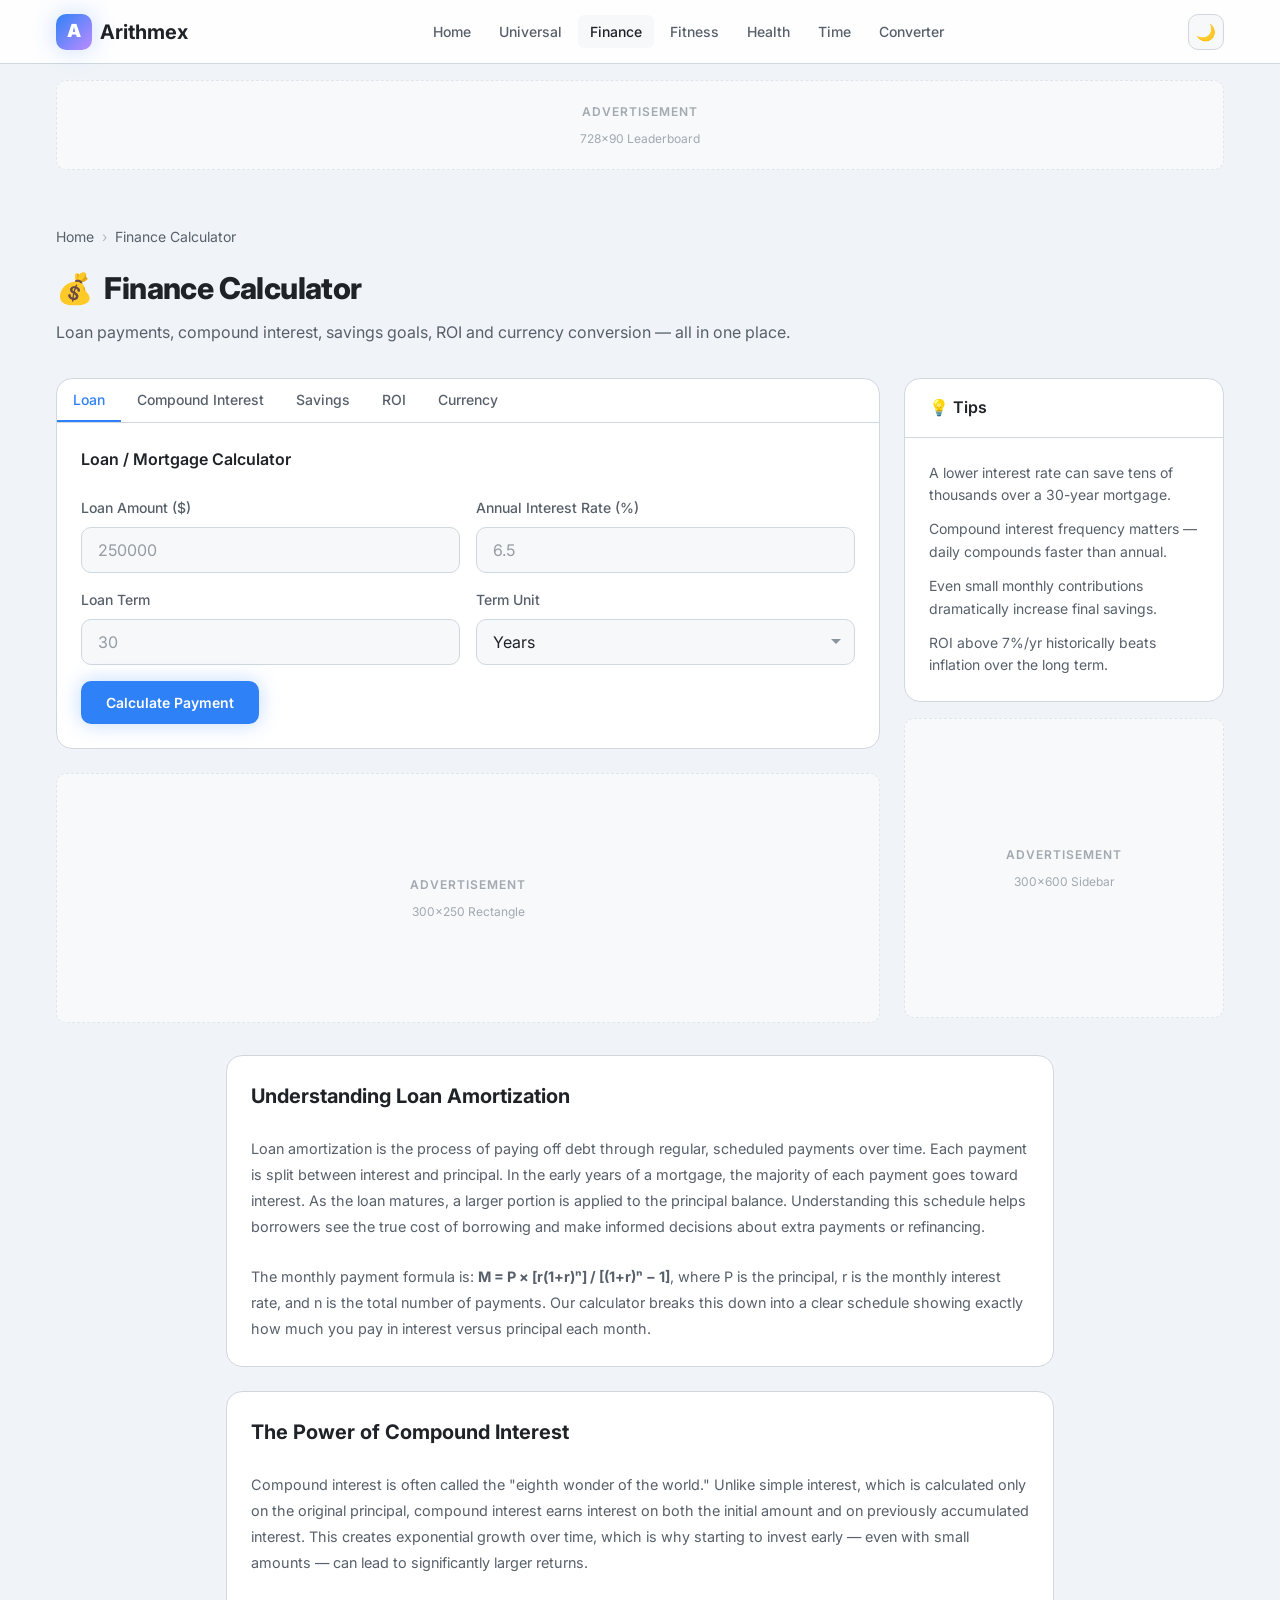
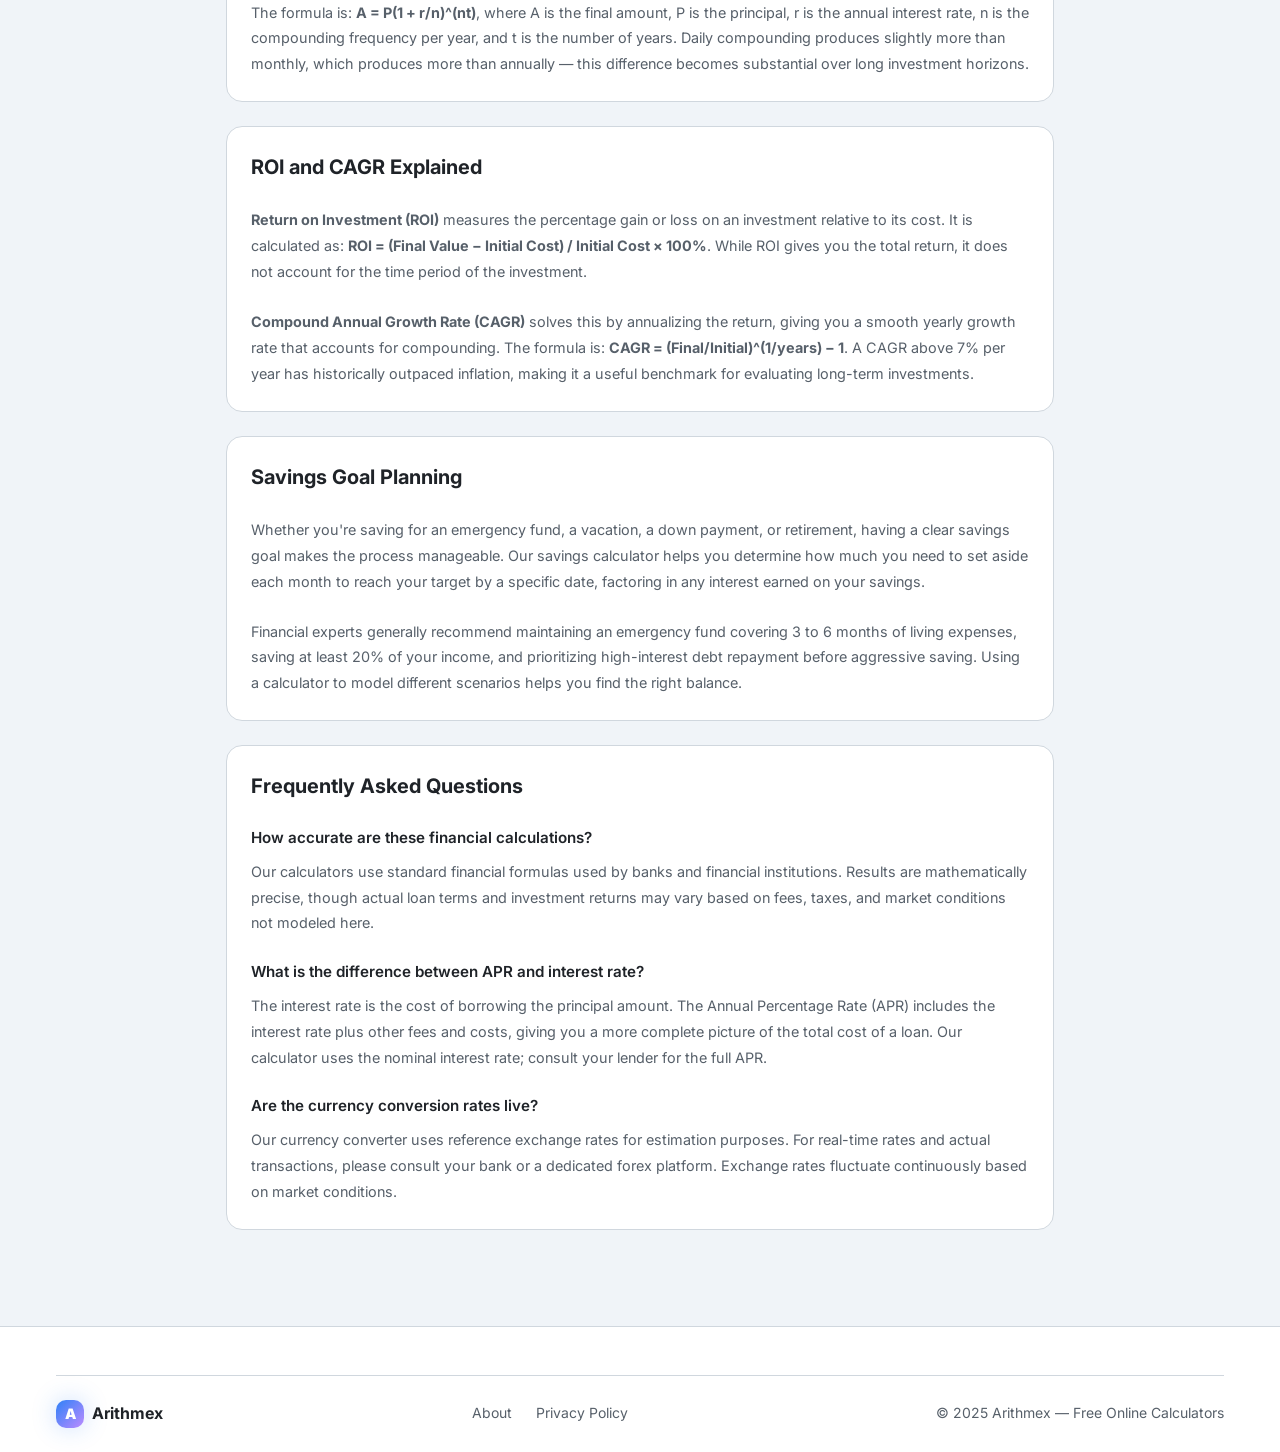
<file: calculators/finance-calculator.html>
<!DOCTYPE html>
<html lang="en" data-theme="dark">
<head>
  <meta charset="UTF-8" />
  <meta name="viewport" content="width=device-width, initial-scale=1.0" />
  <title>Finance Calculator — Loan, Interest, ROI | Arithmex</title>
  <meta name="description" content="Free online finance calculator: loan payment, compound interest, savings, ROI and currency conversion. Instant results, no sign-up." />
  <meta name="keywords" content="loan calculator, compound interest calculator, ROI calculator, savings calculator, finance calculator" />
  <link rel="canonical" href="https://arithmex.web.app/calculators/finance-calculator" />
  <link rel="preconnect" href="https://fonts.googleapis.com" />
  <link rel="preconnect" href="https://fonts.gstatic.com" crossorigin />
  <link href="https://fonts.googleapis.com/css2?family=Inter:wght@400;500;600;700;800&family=JetBrains+Mono:wght@400;600;700&display=swap" rel="stylesheet" />
  <link rel="stylesheet" href="../css/style.css" />
  <!-- GOOGLE ADSENSE -->
  <!-- <script async src="https://pagead2.googlesyndication.com/pagead/js/adsbygoogle.js?client=ca-pub-XXXXXXXXXXXXXXXXX" crossorigin="anonymous"></script> -->
  <script type="application/ld+json">
  {"@context":"https://schema.org","@type":"WebApplication","name":"Finance Calculator","applicationCategory":"FinanceApplication","url":"https://arithmex.web.app/calculators/finance-calculator.html"}
  </script>
  <!-- Google Analytics -->
  <script async src="https://www.googletagmanager.com/gtag/js?id=G-JW4KWN47VV"></script>
  <script>
    window.dataLayer = window.dataLayer || [];
    function gtag(){dataLayer.push(arguments);}
    gtag('js', new Date());
    gtag('config', 'G-JW4KWN47VV');
  </script>
  <script async src="https://pagead2.googlesyndication.com/pagead/js/adsbygoogle.js?client=ca-pub-7222025310513192" crossorigin="anonymous"></script>
  <link rel="icon" type="image/svg+xml" href="../favicon.svg" />
</head>
<body>

  <!-- ══ HEADER ══ -->
  <header class="site-header">
    <div class="container header-inner">
      <a href="../index.html" class="logo"><div class="logo-icon">A</div>Arithmex</a>
      <nav aria-label="Main navigation">
        <ul class="nav-links" id="navLinks">
          <li><a href="../index.html">Home</a></li>
          <li><a href="universal-calculator.html">Universal</a></li>
          <li><a href="finance-calculator.html" class="active">Finance</a></li>
          <li><a href="fitness-calculator.html">Fitness</a></li>
          <li><a href="health-calculator.html">Health</a></li>
          <li><a href="time-calculator.html">Time</a></li>
          <li><a href="unit-converter.html">Converter</a></li>
        </ul>
      </nav>
      <div class="header-actions">
        <button class="theme-toggle" id="themeToggle" aria-label="Toggle theme"><span id="themeIcon">☀️</span></button>
        <button class="nav-toggle" id="navToggle" aria-label="Open menu" aria-expanded="false"><span></span><span></span><span></span></button>
      </div>
    </div>
  </header>

  <!-- GOOGLE AD SPACE -->
  <div class="container" style="padding-top:1rem;">
    <div class="ad-space ad-space-leaderboard"><span class="ad-label">Advertisement</span><span>728×90 Leaderboard</span></div>
  </div>
  <!-- /GOOGLE AD SPACE -->

  <main class="calc-page">
    <div class="container">
      <div class="breadcrumb">
        <a href="../index.html">Home</a><span class="breadcrumb-sep">›</span><span>Finance Calculator</span>
      </div>
      <div class="calc-page-header">
        <h1 class="page-title"><span>💰</span> Finance Calculator</h1>
        <p class="page-desc">Loan payments, compound interest, savings goals, ROI and currency conversion — all in one place.</p>
      </div>

      <div class="calc-layout">
        <div class="calc-main">

          <!-- ── Tabs ── -->
          <div class="panel" data-tabs>
            <div class="tabs">
              <button class="tab-btn active" data-tab="tab-loan">Loan</button>
              <button class="tab-btn" data-tab="tab-compound">Compound Interest</button>
              <button class="tab-btn" data-tab="tab-savings">Savings</button>
              <button class="tab-btn" data-tab="tab-roi">ROI</button>
              <button class="tab-btn" data-tab="tab-currency">Currency</button>
            </div>

            <!-- ── LOAN ── -->
            <div id="tab-loan" class="tab-pane active">
              <h2 class="panel-title" style="margin-bottom:1.5rem;">Loan / Mortgage Calculator</h2>
              <div class="form-row">
                <div class="form-group">
                  <label class="form-label" for="loanPrincipal">Loan Amount ($)</label>
                  <input class="form-control" type="number" id="loanPrincipal" placeholder="250000" min="0" />
                </div>
                <div class="form-group">
                  <label class="form-label" for="loanRate">Annual Interest Rate (%)</label>
                  <input class="form-control" type="number" id="loanRate" placeholder="6.5" min="0" step="0.01" />
                </div>
              </div>
              <div class="form-row">
                <div class="form-group">
                  <label class="form-label" for="loanTerm">Loan Term</label>
                  <input class="form-control" type="number" id="loanTerm" placeholder="30" min="1" />
                </div>
                <div class="form-group">
                  <label class="form-label" for="loanTermUnit">Term Unit</label>
                  <select class="form-control" id="loanTermUnit">
                    <option value="years">Years</option>
                    <option value="months">Months</option>
                  </select>
                </div>
              </div>
              <button class="btn btn-primary" onclick="calcLoan()">Calculate Payment</button>

              <div id="loanResult" class="hidden" style="margin-top:1.5rem;">
                <div class="result-grid" id="loanGrid"></div>
                <div class="result-box info" style="margin-top:1rem;">
                  <div class="result-label">Amortization Summary</div>
                  <div id="loanAmort" class="text-sm" style="margin-top:.5rem;color:var(--clr-text-muted);"></div>
                </div>
                <div style="margin-top:1rem;display:flex;gap:.5rem;flex-wrap:wrap;">
                  <button class="copy-btn" onclick="copyText(document.getElementById('loanCopyVal').textContent, this)">📋 Copy Monthly Payment</button>
                  <span id="loanCopyVal" class="hidden"></span>
                </div>
              </div>
            </div>

            <!-- ── COMPOUND INTEREST ── -->
            <div id="tab-compound" class="tab-pane">
              <h2 class="panel-title" style="margin-bottom:1.5rem;">Compound Interest</h2>
              <div class="form-row">
                <div class="form-group">
                  <label class="form-label" for="ciPrincipal">Principal ($)</label>
                  <input class="form-control" type="number" id="ciPrincipal" placeholder="10000" min="0" />
                </div>
                <div class="form-group">
                  <label class="form-label" for="ciRate">Annual Interest Rate (%)</label>
                  <input class="form-control" type="number" id="ciRate" placeholder="7" step="0.01" />
                </div>
              </div>
              <div class="form-row">
                <div class="form-group">
                  <label class="form-label" for="ciYears">Time (Years)</label>
                  <input class="form-control" type="number" id="ciYears" placeholder="10" min="1" />
                </div>
                <div class="form-group">
                  <label class="form-label" for="ciFreq">Compounding Frequency</label>
                  <select class="form-control" id="ciFreq">
                    <option value="1">Annually</option>
                    <option value="2">Semi-annually</option>
                    <option value="4">Quarterly</option>
                    <option value="12" selected>Monthly</option>
                    <option value="365">Daily</option>
                  </select>
                </div>
              </div>
              <div class="form-group">
                <label class="form-label" for="ciContrib">Monthly Contribution ($) <span class="text-muted text-sm">(optional)</span></label>
                <input class="form-control" type="number" id="ciContrib" placeholder="0" min="0" />
              </div>
              <button class="btn btn-primary" onclick="calcCompound()">Calculate</button>

              <div id="ciResult" class="hidden" style="margin-top:1.5rem;">
                <div class="result-grid" id="ciGrid"></div>
              </div>
            </div>

            <!-- ── SAVINGS ── -->
            <div id="tab-savings" class="tab-pane">
              <h2 class="panel-title" style="margin-bottom:1.5rem;">Savings Calculator</h2>
              <div class="form-row">
                <div class="form-group">
                  <label class="form-label" for="savGoal">Savings Goal ($)</label>
                  <input class="form-control" type="number" id="savGoal" placeholder="50000" min="0" />
                </div>
                <div class="form-group">
                  <label class="form-label" for="savCurrent">Current Savings ($)</label>
                  <input class="form-control" type="number" id="savCurrent" placeholder="5000" min="0" />
                </div>
              </div>
              <div class="form-row">
                <div class="form-group">
                  <label class="form-label" for="savMonthly">Monthly Deposit ($)</label>
                  <input class="form-control" type="number" id="savMonthly" placeholder="500" min="0" />
                </div>
                <div class="form-group">
                  <label class="form-label" for="savRate">Annual Interest Rate (%)</label>
                  <input class="form-control" type="number" id="savRate" placeholder="4" step="0.01" />
                </div>
              </div>
              <button class="btn btn-primary" onclick="calcSavings()">Calculate</button>
              <div id="savResult" class="hidden" style="margin-top:1.5rem;">
                <div class="result-grid" id="savGrid"></div>
              </div>
            </div>

            <!-- ── ROI ── -->
            <div id="tab-roi" class="tab-pane">
              <h2 class="panel-title" style="margin-bottom:1.5rem;">Return on Investment (ROI)</h2>
              <div class="form-row">
                <div class="form-group">
                  <label class="form-label" for="roiInitial">Initial Investment ($)</label>
                  <input class="form-control" type="number" id="roiInitial" placeholder="10000" min="0" />
                </div>
                <div class="form-group">
                  <label class="form-label" for="roiFinal">Final Value ($)</label>
                  <input class="form-control" type="number" id="roiFinal" placeholder="15000" min="0" />
                </div>
              </div>
              <div class="form-group">
                <label class="form-label" for="roiYears">Investment Period (Years)</label>
                <input class="form-control" type="number" id="roiYears" placeholder="3" min="0" step="0.5" />
              </div>
              <button class="btn btn-primary" onclick="calcROI()">Calculate ROI</button>
              <div id="roiResult" class="hidden" style="margin-top:1.5rem;">
                <div class="result-grid" id="roiGrid"></div>
              </div>
            </div>

            <!-- ── CURRENCY ── -->
            <div id="tab-currency" class="tab-pane">
              <h2 class="panel-title" style="margin-bottom:1.5rem;">Currency Converter <span class="badge badge-orange" style="font-size:.7rem;vertical-align:middle;">Static Rates</span></h2>
              <p class="text-muted text-sm" style="margin-bottom:1.5rem;">Rates are approximate and updated periodically. For live rates, visit a financial site.</p>
              <div class="form-row">
                <div class="form-group">
                  <label class="form-label" for="currAmount">Amount</label>
                  <input class="form-control" type="number" id="currAmount" placeholder="100" min="0" oninput="calcCurrency()" />
                </div>
                <div class="form-group">
                  <label class="form-label" for="currFrom">From Currency</label>
                  <select class="form-control" id="currFrom" onchange="calcCurrency()"></select>
                </div>
              </div>
              <div class="form-group">
                <label class="form-label" for="currTo">To Currency</label>
                <select class="form-control" id="currTo" onchange="calcCurrency()"></select>
              </div>
              <div id="currResult" class="result-box info hidden" style="margin-top:1rem;">
                <div class="result-label">Converted Amount</div>
                <div class="result-value" id="currOutput">—</div>
                <div class="result-note" id="currRate"></div>
              </div>
            </div>

          </div><!-- /panel -->

          <!-- GOOGLE AD SPACE -->
          <div class="ad-space ad-space-rectangle"><span class="ad-label">Advertisement</span><span>300×250 Rectangle</span></div>
          <!-- /GOOGLE AD SPACE -->

        </div><!-- /calc-main -->

        <!-- ── Sidebar ── -->
        <div class="calc-sidebar">
          <div class="panel">
            <div class="panel-header"><span class="panel-title">💡 Tips</span></div>
            <div class="panel-body">
              <ul class="footer-links" style="gap:.75rem;">
                <li class="text-sm text-muted">A lower interest rate can save tens of thousands over a 30-year mortgage.</li>
                <li class="text-sm text-muted">Compound interest frequency matters — daily compounds faster than annual.</li>
                <li class="text-sm text-muted">Even small monthly contributions dramatically increase final savings.</li>
                <li class="text-sm text-muted">ROI above 7%/yr historically beats inflation over the long term.</li>
              </ul>
            </div>
          </div>
          <!-- GOOGLE AD SPACE -->
          <div class="ad-space ad-space-sidebar"><span class="ad-label">Advertisement</span><span>300×600 Sidebar</span></div>
          <!-- /GOOGLE AD SPACE -->
        </div>

      </div><!-- /calc-layout -->
    </div>

    <!-- ══ EDUCATIONAL CONTENT ══════════════════════════════ -->
    <section class="section" style="padding-top:2rem;">
      <div class="container" style="max-width:860px;">

        <div class="panel" style="margin-bottom:1.5rem;">
          <div class="panel-body" style="display:flex;flex-direction:column;gap:1.5rem;">
            <h2 style="font-size:1.25rem;font-weight:700;">Understanding Loan Amortization</h2>
            <p style="color:var(--clr-text-muted);line-height:1.8;font-size:.9rem;">
              Loan amortization is the process of paying off debt through regular, scheduled payments over time.
              Each payment is split between interest and principal. In the early years of a mortgage, the majority
              of each payment goes toward interest. As the loan matures, a larger portion is applied to the
              principal balance. Understanding this schedule helps borrowers see the true cost of borrowing and
              make informed decisions about extra payments or refinancing.
            </p>
            <p style="color:var(--clr-text-muted);line-height:1.8;font-size:.9rem;">
              The monthly payment formula is: <strong>M = P × [r(1+r)ⁿ] / [(1+r)ⁿ − 1]</strong>, where
              P is the principal, r is the monthly interest rate, and n is the total number of payments.
              Our calculator breaks this down into a clear schedule showing exactly how much you pay in
              interest versus principal each month.
            </p>
          </div>
        </div>

        <div class="panel" style="margin-bottom:1.5rem;">
          <div class="panel-body" style="display:flex;flex-direction:column;gap:1.5rem;">
            <h2 style="font-size:1.25rem;font-weight:700;">The Power of Compound Interest</h2>
            <p style="color:var(--clr-text-muted);line-height:1.8;font-size:.9rem;">
              Compound interest is often called the "eighth wonder of the world." Unlike simple interest,
              which is calculated only on the original principal, compound interest earns interest on both
              the initial amount and on previously accumulated interest. This creates exponential growth
              over time, which is why starting to invest early — even with small amounts — can lead to
              significantly larger returns.
            </p>
            <p style="color:var(--clr-text-muted);line-height:1.8;font-size:.9rem;">
              The formula is: <strong>A = P(1 + r/n)^(nt)</strong>, where A is the final amount, P is the
              principal, r is the annual interest rate, n is the compounding frequency per year, and t is the
              number of years. Daily compounding produces slightly more than monthly, which produces more than
              annually — this difference becomes substantial over long investment horizons.
            </p>
          </div>
        </div>

        <div class="panel" style="margin-bottom:1.5rem;">
          <div class="panel-body" style="display:flex;flex-direction:column;gap:1.5rem;">
            <h2 style="font-size:1.25rem;font-weight:700;">ROI and CAGR Explained</h2>
            <p style="color:var(--clr-text-muted);line-height:1.8;font-size:.9rem;">
              <strong>Return on Investment (ROI)</strong> measures the percentage gain or loss on an investment
              relative to its cost. It is calculated as: <strong>ROI = (Final Value − Initial Cost) / Initial Cost × 100%</strong>.
              While ROI gives you the total return, it does not account for the time period of the investment.
            </p>
            <p style="color:var(--clr-text-muted);line-height:1.8;font-size:.9rem;">
              <strong>Compound Annual Growth Rate (CAGR)</strong> solves this by annualizing the return, giving
              you a smooth yearly growth rate that accounts for compounding. The formula is:
              <strong>CAGR = (Final/Initial)^(1/years) − 1</strong>. A CAGR above 7% per year has historically
              outpaced inflation, making it a useful benchmark for evaluating long-term investments.
            </p>
          </div>
        </div>

        <div class="panel" style="margin-bottom:1.5rem;">
          <div class="panel-body" style="display:flex;flex-direction:column;gap:1.5rem;">
            <h2 style="font-size:1.25rem;font-weight:700;">Savings Goal Planning</h2>
            <p style="color:var(--clr-text-muted);line-height:1.8;font-size:.9rem;">
              Whether you're saving for an emergency fund, a vacation, a down payment, or retirement, having
              a clear savings goal makes the process manageable. Our savings calculator helps you determine
              how much you need to set aside each month to reach your target by a specific date, factoring in
              any interest earned on your savings.
            </p>
            <p style="color:var(--clr-text-muted);line-height:1.8;font-size:.9rem;">
              Financial experts generally recommend maintaining an emergency fund covering 3 to 6 months of
              living expenses, saving at least 20% of your income, and prioritizing high-interest debt
              repayment before aggressive saving. Using a calculator to model different scenarios helps you
              find the right balance.
            </p>
          </div>
        </div>

        <div class="panel">
          <div class="panel-body" style="display:flex;flex-direction:column;gap:1.5rem;">
            <h2 style="font-size:1.25rem;font-weight:700;">Frequently Asked Questions</h2>
            <div>
              <h3 style="font-size:.95rem;font-weight:600;margin-bottom:.5rem;">How accurate are these financial calculations?</h3>
              <p style="color:var(--clr-text-muted);line-height:1.8;font-size:.9rem;">
                Our calculators use standard financial formulas used by banks and financial institutions.
                Results are mathematically precise, though actual loan terms and investment returns may
                vary based on fees, taxes, and market conditions not modeled here.
              </p>
            </div>
            <div>
              <h3 style="font-size:.95rem;font-weight:600;margin-bottom:.5rem;">What is the difference between APR and interest rate?</h3>
              <p style="color:var(--clr-text-muted);line-height:1.8;font-size:.9rem;">
                The interest rate is the cost of borrowing the principal amount. The Annual Percentage Rate
                (APR) includes the interest rate plus other fees and costs, giving you a more complete picture
                of the total cost of a loan. Our calculator uses the nominal interest rate; consult your
                lender for the full APR.
              </p>
            </div>
            <div>
              <h3 style="font-size:.95rem;font-weight:600;margin-bottom:.5rem;">Are the currency conversion rates live?</h3>
              <p style="color:var(--clr-text-muted);line-height:1.8;font-size:.9rem;">
                Our currency converter uses reference exchange rates for estimation purposes. For real-time
                rates and actual transactions, please consult your bank or a dedicated forex platform.
                Exchange rates fluctuate continuously based on market conditions.
              </p>
            </div>
          </div>
        </div>

      </div>
    </section>

  </main>

  <footer class="site-footer">
    <div class="container">
      <div class="footer-bottom">
        <a href="../index.html" class="logo" style="font-size:1rem;"><div class="logo-icon" style="width:28px;height:28px;font-size:.9rem;">A</div>Arithmex</a>
        <div style="display:flex;gap:1.5rem;font-size:.875rem;">
          <a href="../about.html" style="color:var(--clr-text-muted);">About</a>
          <a href="../privacy.html" style="color:var(--clr-text-muted);">Privacy Policy</a>
        </div>
        <span class="text-muted text-sm">© 2025 Arithmex — Free Online Calculators</span>
      </div>
    </div>
  </footer>

  <script src="../js/main.js"></script>
  <script>
  /* ── Finance Calculator Logic ── */
  'use strict';

  /* ── Loan ── */
  function calcLoan() {
    const P = parseFloat(document.getElementById('loanPrincipal').value);
    const r = parseFloat(document.getElementById('loanRate').value) / 100 / 12;
    const unit = document.getElementById('loanTermUnit').value;
    let n = parseFloat(document.getElementById('loanTerm').value);
    if (unit === 'years') n *= 12;

    if (!P || P <= 0 || isNaN(n) || n <= 0) { showToast('Please fill in all fields.', 'warn'); return; }

    let monthly;
    if (r === 0) {
      monthly = P / n;
    } else {
      monthly = P * (r * Math.pow(1 + r, n)) / (Math.pow(1 + r, n) - 1);
    }

    const totalPay  = monthly * n;
    const totalInt  = totalPay - P;

    document.getElementById('loanResult').classList.remove('hidden');
    document.getElementById('loanCopyVal').textContent = fmtC(monthly);

    const grid = document.getElementById('loanGrid');
    grid.innerHTML = `
      <div class="result-item"><div class="result-item-label">Monthly Payment</div><div class="result-item-value text-primary">${fmtC(monthly)}</div></div>
      <div class="result-item"><div class="result-item-label">Total Payment</div><div class="result-item-value">${fmtC(totalPay)}</div></div>
      <div class="result-item"><div class="result-item-label">Total Interest</div><div class="result-item-value text-danger">${fmtC(totalInt)}</div></div>
      <div class="result-item"><div class="result-item-label">Principal</div><div class="result-item-value text-accent">${fmtC(P)}</div></div>
    `;

    document.getElementById('loanAmort').innerHTML =
      `You'll pay <strong>${fmtC(monthly)}/mo</strong> for <strong>${n} months</strong>. ` +
      `Total interest paid is <strong>${fmtC(totalInt)}</strong> (${((totalInt/P)*100).toFixed(1)}% of principal).`;
  }

  /* ── Compound Interest ── */
  function calcCompound() {
    const P    = parseFloat(document.getElementById('ciPrincipal').value) || 0;
    const r    = parseFloat(document.getElementById('ciRate').value) / 100;
    const t    = parseFloat(document.getElementById('ciYears').value) || 0;
    const n    = parseInt(document.getElementById('ciFreq').value);
    const c    = parseFloat(document.getElementById('ciContrib').value) || 0;

    if (!P || !r || !t) { showToast('Please fill all fields.', 'warn'); return; }

    // Future value with contributions
    const fvPrincipal = P * Math.pow(1 + r / n, n * t);
    const fvContrib   = c > 0
      ? c * (Math.pow(1 + r / n, n * t) - 1) / (r / n)
      : 0;

    const total       = fvPrincipal + fvContrib;
    const totalDeposit = P + c * 12 * t;
    const interest    = total - totalDeposit;

    document.getElementById('ciResult').classList.remove('hidden');
    document.getElementById('ciGrid').innerHTML = `
      <div class="result-item"><div class="result-item-label">Future Value</div><div class="result-item-value text-primary">${fmtC(total)}</div></div>
      <div class="result-item"><div class="result-item-label">Total Deposited</div><div class="result-item-value text-accent">${fmtC(totalDeposit)}</div></div>
      <div class="result-item"><div class="result-item-label">Interest Earned</div><div class="result-item-value text-purple" style="color:var(--clr-purple)">${fmtC(interest)}</div></div>
      <div class="result-item"><div class="result-item-label">Growth ×</div><div class="result-item-value">${(total/P).toFixed(2)}×</div></div>
    `;
  }

  /* ── Savings ── */
  function calcSavings() {
    const goal    = parseFloat(document.getElementById('savGoal').value);
    const current = parseFloat(document.getElementById('savCurrent').value) || 0;
    const monthly = parseFloat(document.getElementById('savMonthly').value) || 0;
    const rate    = parseFloat(document.getElementById('savRate').value) / 100 / 12;

    if (!goal || goal <= 0) { showToast('Please enter a savings goal.', 'warn'); return; }

    const needed = goal - current;
    let months;

    if (rate > 0 && monthly > 0) {
      // FV = PV*(1+r)^n + PMT*((1+r)^n - 1)/r
      // Solve numerically
      months = 0;
      let balance = current;
      while (balance < goal && months < 600) {
        balance = balance * (1 + rate) + monthly;
        months++;
      }
    } else if (monthly > 0) {
      months = Math.ceil(needed / monthly);
    } else {
      months = null;
    }

    document.getElementById('savResult').classList.remove('hidden');
    document.getElementById('savGrid').innerHTML = `
      <div class="result-item"><div class="result-item-label">Amount Needed</div><div class="result-item-value text-primary">${fmtC(needed)}</div></div>
      <div class="result-item"><div class="result-item-label">Months to Goal</div><div class="result-item-value">${months !== null ? months : '—'}</div></div>
      <div class="result-item"><div class="result-item-label">Years to Goal</div><div class="result-item-value text-accent">${months !== null ? (months/12).toFixed(1) : '—'}</div></div>
      <div class="result-item"><div class="result-item-label">Monthly Deposit</div><div class="result-item-value">${fmtC(monthly)}</div></div>
    `;
  }

  /* ── ROI ── */
  function calcROI() {
    const initial = parseFloat(document.getElementById('roiInitial').value);
    const final   = parseFloat(document.getElementById('roiFinal').value);
    const years   = parseFloat(document.getElementById('roiYears').value) || 1;

    if (!initial || !final) { showToast('Please fill all fields.', 'warn'); return; }

    const gain    = final - initial;
    const roi     = (gain / initial) * 100;
    const annualized = (Math.pow(final / initial, 1 / years) - 1) * 100;
    const mult    = final / initial;

    document.getElementById('roiResult').classList.remove('hidden');
    const cls = gain >= 0 ? 'text-accent' : 'text-danger';
    document.getElementById('roiGrid').innerHTML = `
      <div class="result-item"><div class="result-item-label">Net Gain / Loss</div><div class="result-item-value ${cls}">${fmtC(gain)}</div></div>
      <div class="result-item"><div class="result-item-label">Total ROI</div><div class="result-item-value ${cls}">${roi.toFixed(2)}%</div></div>
      <div class="result-item"><div class="result-item-label">Annual ROI (CAGR)</div><div class="result-item-value ${cls}">${annualized.toFixed(2)}%</div></div>
      <div class="result-item"><div class="result-item-label">Money Multiplier</div><div class="result-item-value">${mult.toFixed(2)}×</div></div>
    `;
  }

  /* ── Currency ── */
  const RATES_USD = {
    USD:1, EUR:0.92, GBP:0.79, JPY:149.5, CAD:1.36, AUD:1.53,
    CHF:0.90, CNY:7.24, INR:83.1, MXN:17.15, BRL:4.97,
    KRW:1325, SGD:1.34, HKD:7.82, SEK:10.42, NOK:10.53,
    DKK:6.88, NZD:1.63, ZAR:18.63, AED:3.67
  };

  const CURRENCY_NAMES = {
    USD:'US Dollar',EUR:'Euro',GBP:'British Pound',JPY:'Japanese Yen',
    CAD:'Canadian Dollar',AUD:'Australian Dollar',CHF:'Swiss Franc',
    CNY:'Chinese Yuan',INR:'Indian Rupee',MXN:'Mexican Peso',
    BRL:'Brazilian Real',KRW:'South Korean Won',SGD:'Singapore Dollar',
    HKD:'Hong Kong Dollar',SEK:'Swedish Krona',NOK:'Norwegian Krone',
    DKK:'Danish Krone',NZD:'New Zealand Dollar',ZAR:'South African Rand',AED:'UAE Dirham'
  };

  function populateCurrencySelects() {
    const from = document.getElementById('currFrom');
    const to   = document.getElementById('currTo');
    Object.entries(CURRENCY_NAMES).forEach(([code, name]) => {
      from.add(new Option(`${code} — ${name}`, code));
      to.add(new Option(`${code} — ${name}`, code));
    });
    from.value = 'USD';
    to.value   = 'EUR';
  }

  function calcCurrency() {
    const amount = parseFloat(document.getElementById('currAmount').value);
    const from   = document.getElementById('currFrom').value;
    const to     = document.getElementById('currTo').value;

    if (!amount || isNaN(amount)) { document.getElementById('currResult').classList.add('hidden'); return; }

    const inUSD   = amount / RATES_USD[from];
    const result  = inUSD * RATES_USD[to];
    const rate    = RATES_USD[to] / RATES_USD[from];

    document.getElementById('currResult').classList.remove('hidden');
    document.getElementById('currOutput').textContent = `${result.toFixed(4)} ${to}`;
    document.getElementById('currRate').textContent   = `1 ${from} = ${rate.toFixed(6)} ${to} (approximate static rates)`;
  }

  /* ── Helpers ── */
  function fmtC(n) {
    return new Intl.NumberFormat('en-US', { style:'currency', currency:'USD' }).format(n);
  }

  /* ── Init ── */
  document.addEventListener('DOMContentLoaded', () => {
    populateCurrencySelects();
    // Enter key on inputs
    document.querySelectorAll('input').forEach(inp => {
      inp.addEventListener('keydown', e => {
        if (e.key === 'Enter') {
          const tab = inp.closest('.tab-pane');
          if (tab) tab.querySelector('button.btn-primary')?.click();
        }
      });
    });
  });
  </script>
</body>
</html>
</file>
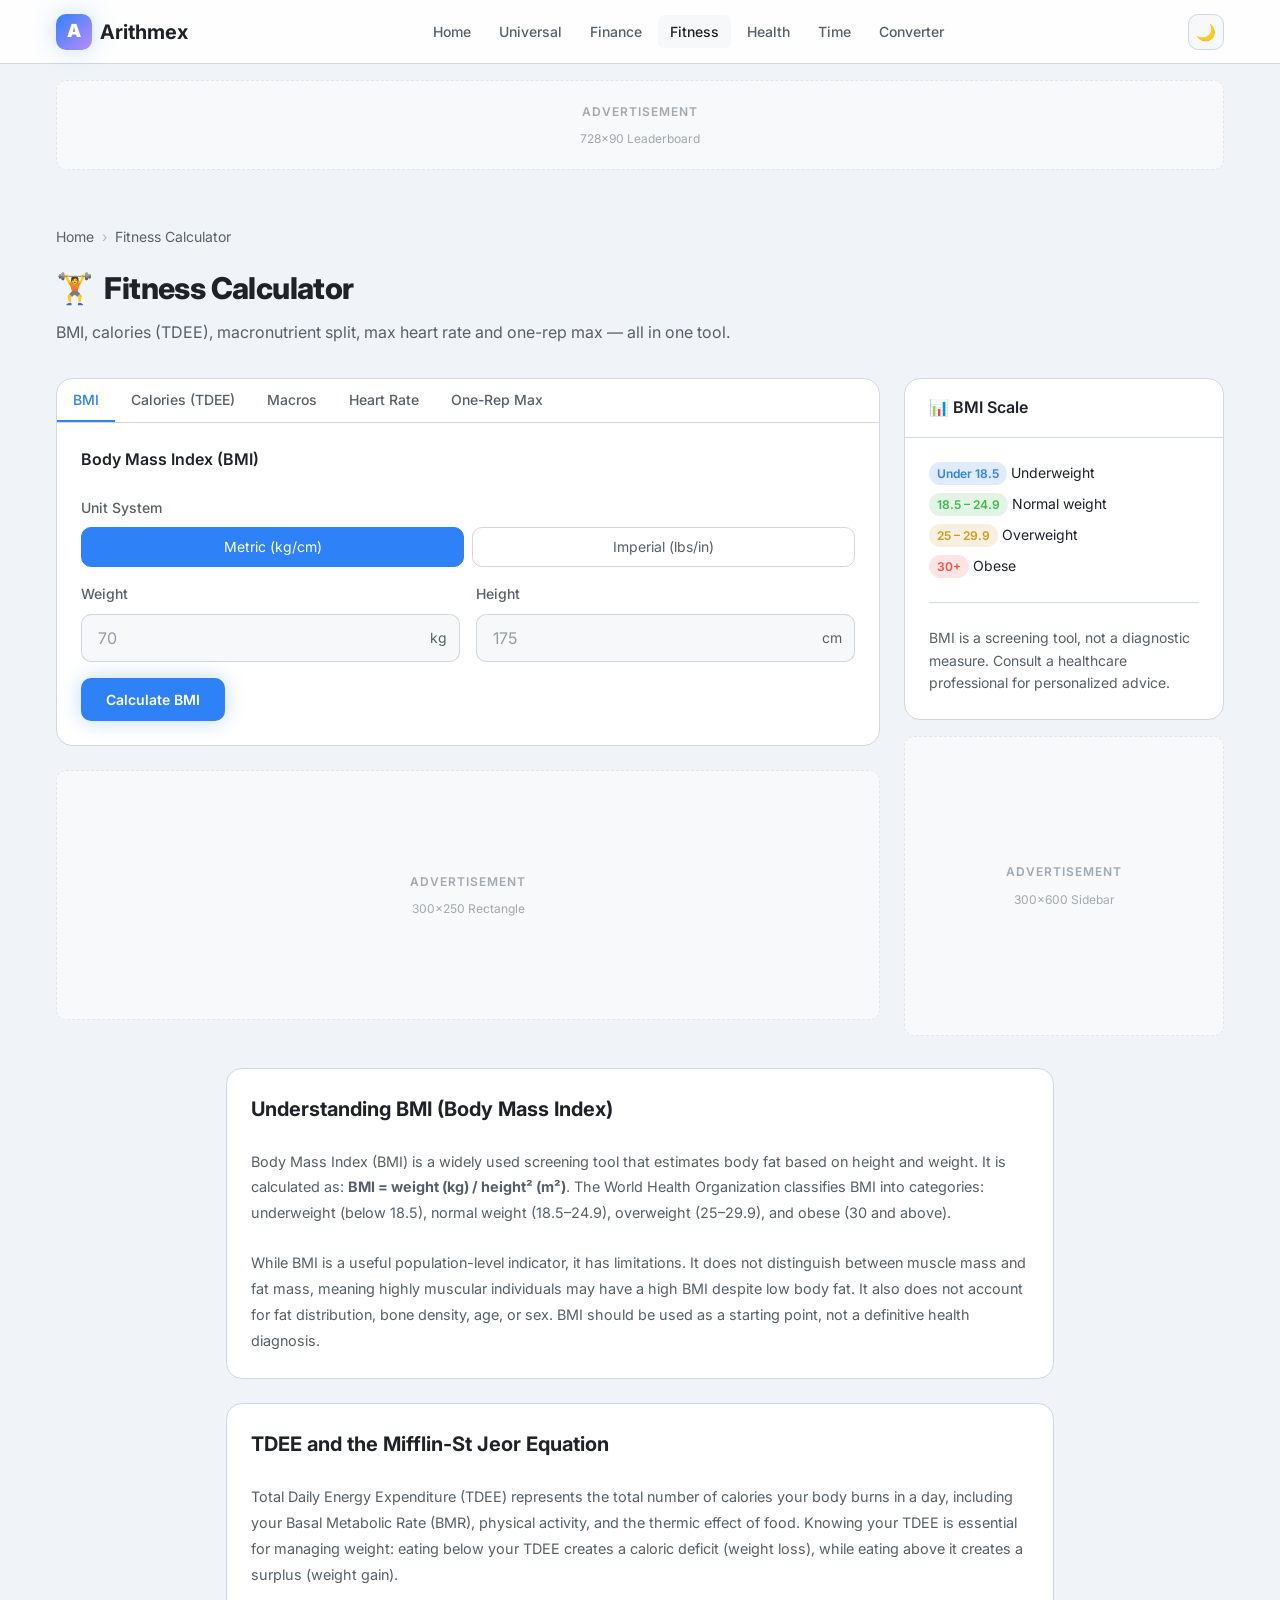
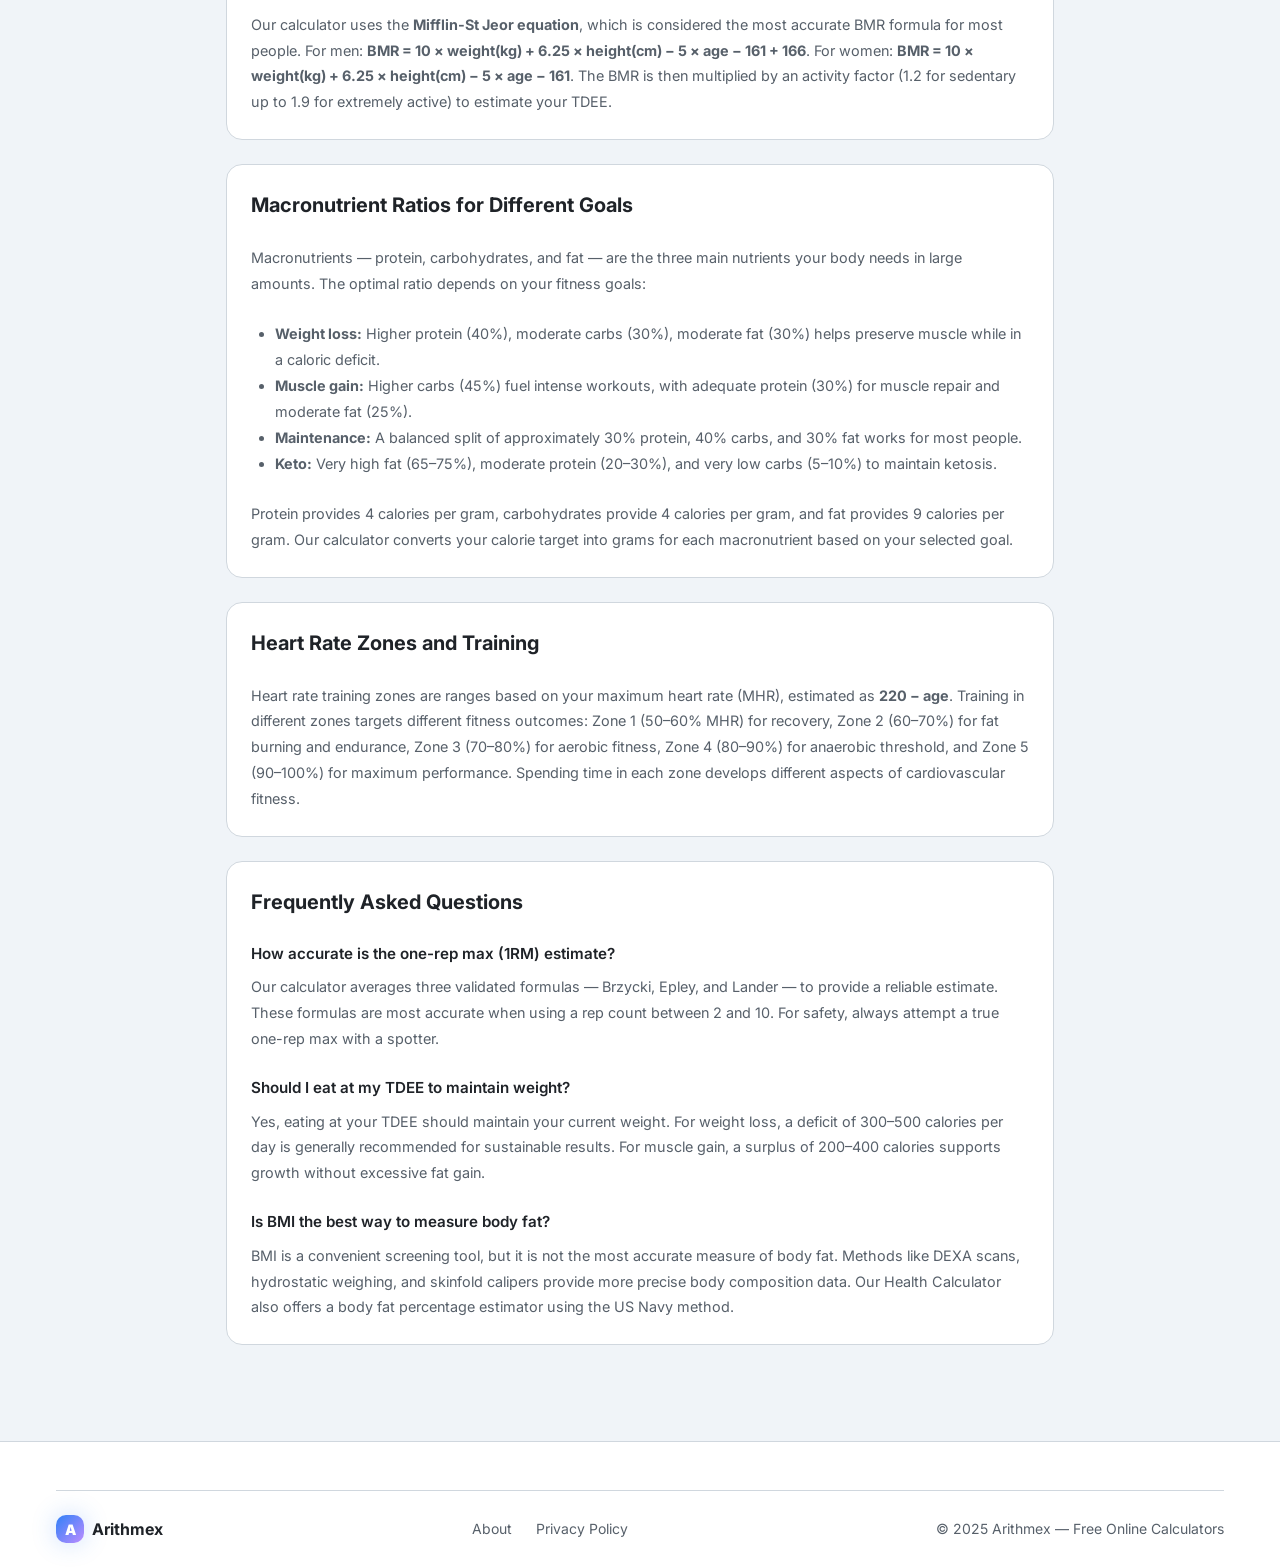
<file: calculators/fitness-calculator.html>
<!DOCTYPE html>
<html lang="en" data-theme="dark">
<head>
  <meta charset="UTF-8" />
  <meta name="viewport" content="width=device-width, initial-scale=1.0" />
  <title>Fitness Calculator — BMI, Calories, Macros | Arithmex</title>
  <meta name="description" content="Free fitness calculators: BMI, daily calorie needs (TDEE), macro split, max heart rate and one-rep max. Instant results, no sign-up." />
  <meta name="keywords" content="BMI calculator, calorie calculator, macro calculator, TDEE calculator, one rep max, fitness calculator" />
  <link rel="canonical" href="https://arithmex.web.app/calculators/fitness-calculator" />
  <link rel="preconnect" href="https://fonts.googleapis.com" />
  <link rel="preconnect" href="https://fonts.gstatic.com" crossorigin />
  <link href="https://fonts.googleapis.com/css2?family=Inter:wght@400;500;600;700;800&family=JetBrains+Mono:wght@400;600;700&display=swap" rel="stylesheet" />
  <link rel="stylesheet" href="../css/style.css" />
  <!-- GOOGLE ADSENSE -->
  <!-- <script async src="https://pagead2.googlesyndication.com/pagead/js/adsbygoogle.js?client=ca-pub-XXXXXXXXXXXXXXXXX" crossorigin="anonymous"></script> -->
  <!-- Google Analytics -->
  <script async src="https://www.googletagmanager.com/gtag/js?id=G-JW4KWN47VV"></script>
  <script>
    window.dataLayer = window.dataLayer || [];
    function gtag(){dataLayer.push(arguments);}
    gtag('js', new Date());
    gtag('config', 'G-JW4KWN47VV');
  </script>
  <script async src="https://pagead2.googlesyndication.com/pagead/js/adsbygoogle.js?client=ca-pub-7222025310513192" crossorigin="anonymous"></script>
  <link rel="icon" type="image/svg+xml" href="../favicon.svg" />
</head>
<body>

  <header class="site-header">
    <div class="container header-inner">
      <a href="../index.html" class="logo"><div class="logo-icon">A</div>Arithmex</a>
      <nav aria-label="Main navigation">
        <ul class="nav-links" id="navLinks">
          <li><a href="../index.html">Home</a></li>
          <li><a href="universal-calculator.html">Universal</a></li>
          <li><a href="finance-calculator.html">Finance</a></li>
          <li><a href="fitness-calculator.html" class="active">Fitness</a></li>
          <li><a href="health-calculator.html">Health</a></li>
          <li><a href="time-calculator.html">Time</a></li>
          <li><a href="unit-converter.html">Converter</a></li>
        </ul>
      </nav>
      <div class="header-actions">
        <button class="theme-toggle" id="themeToggle" aria-label="Toggle theme"><span id="themeIcon">☀️</span></button>
        <button class="nav-toggle" id="navToggle" aria-label="Open menu" aria-expanded="false"><span></span><span></span><span></span></button>
      </div>
    </div>
  </header>

  <!-- GOOGLE AD SPACE -->
  <div class="container" style="padding-top:1rem;">
    <div class="ad-space ad-space-leaderboard"><span class="ad-label">Advertisement</span><span>728×90 Leaderboard</span></div>
  </div>
  <!-- /GOOGLE AD SPACE -->

  <main class="calc-page">
    <div class="container">
      <div class="breadcrumb">
        <a href="../index.html">Home</a><span class="breadcrumb-sep">›</span><span>Fitness Calculator</span>
      </div>
      <div class="calc-page-header">
        <h1 class="page-title"><span>🏋️</span> Fitness Calculator</h1>
        <p class="page-desc">BMI, calories (TDEE), macronutrient split, max heart rate and one-rep max — all in one tool.</p>
      </div>

      <div class="calc-layout">
        <div class="calc-main">

          <div class="panel" data-tabs>
            <div class="tabs">
              <button class="tab-btn active" data-tab="tab-bmi">BMI</button>
              <button class="tab-btn" data-tab="tab-calories">Calories (TDEE)</button>
              <button class="tab-btn" data-tab="tab-macros">Macros</button>
              <button class="tab-btn" data-tab="tab-hr">Heart Rate</button>
              <button class="tab-btn" data-tab="tab-orm">One-Rep Max</button>
            </div>

            <!-- ── BMI ── -->
            <div id="tab-bmi" class="tab-pane active">
              <h2 class="panel-title" style="margin-bottom:1.5rem;">Body Mass Index (BMI)</h2>
              <div class="form-group">
                <label class="form-label">Unit System</label>
                <div class="radio-group">
                  <div class="radio-btn"><input type="radio" name="bmiUnit" id="bmiMetric" value="metric" checked /><label for="bmiMetric">Metric (kg/cm)</label></div>
                  <div class="radio-btn"><input type="radio" name="bmiUnit" id="bmiImperial" value="imperial" /><label for="bmiImperial">Imperial (lbs/in)</label></div>
                </div>
              </div>
              <div class="form-row">
                <div class="form-group">
                  <label class="form-label" for="bmiWeight">Weight</label>
                  <div class="input-group">
                    <input class="form-control" type="number" id="bmiWeight" placeholder="70" min="1" />
                    <span class="input-addon" id="bmiWeightUnit">kg</span>
                  </div>
                </div>
                <div class="form-group">
                  <label class="form-label" for="bmiHeight">Height</label>
                  <div class="input-group">
                    <input class="form-control" type="number" id="bmiHeight" placeholder="175" min="1" />
                    <span class="input-addon" id="bmiHeightUnit">cm</span>
                  </div>
                </div>
              </div>
              <button class="btn btn-primary" onclick="calcBMI()">Calculate BMI</button>

              <div id="bmiResult" class="hidden" style="margin-top:1.5rem;">
                <div class="result-box" id="bmiBox">
                  <div class="result-label">Your BMI</div>
                  <div class="result-value large" id="bmiValue">—</div>
                  <div class="result-note" id="bmiCategory"></div>
                </div>
                <div style="margin-top:1rem;">
                  <div class="progress-bar"><div class="progress-fill" id="bmiBar" style="width:0%"></div></div>
                  <div style="display:flex;justify-content:space-between;font-size:.7rem;color:var(--clr-text-muted);margin-top:.25rem;">
                    <span>Underweight</span><span>Normal</span><span>Overweight</span><span>Obese</span>
                  </div>
                </div>
                <div class="result-grid" style="margin-top:1rem;" id="bmiGrid"></div>
              </div>
            </div>

            <!-- ── CALORIES (TDEE) ── -->
            <div id="tab-calories" class="tab-pane">
              <h2 class="panel-title" style="margin-bottom:1.5rem;">Daily Calorie Needs (TDEE)</h2>
              <div class="form-row">
                <div class="form-group">
                  <label class="form-label" for="calAge">Age (years)</label>
                  <input class="form-control" type="number" id="calAge" placeholder="25" min="1" max="120" />
                </div>
                <div class="form-group">
                  <label class="form-label">Gender</label>
                  <div class="radio-group">
                    <div class="radio-btn"><input type="radio" name="calGender" id="calMale" value="male" checked /><label for="calMale">Male</label></div>
                    <div class="radio-btn"><input type="radio" name="calGender" id="calFemale" value="female" /><label for="calFemale">Female</label></div>
                  </div>
                </div>
              </div>
              <div class="form-row">
                <div class="form-group">
                  <label class="form-label" for="calWeight">Weight (kg)</label>
                  <input class="form-control" type="number" id="calWeight" placeholder="70" min="1" />
                </div>
                <div class="form-group">
                  <label class="form-label" for="calHeight">Height (cm)</label>
                  <input class="form-control" type="number" id="calHeight" placeholder="175" min="1" />
                </div>
              </div>
              <div class="form-group">
                <label class="form-label" for="calActivity">Activity Level</label>
                <select class="form-control" id="calActivity">
                  <option value="1.2">Sedentary (desk job, no exercise)</option>
                  <option value="1.375">Lightly Active (1–3 days/week)</option>
                  <option value="1.55" selected>Moderately Active (3–5 days/week)</option>
                  <option value="1.725">Very Active (6–7 days/week)</option>
                  <option value="1.9">Extremely Active (physical job + training)</option>
                </select>
              </div>
              <button class="btn btn-primary" onclick="calcCalories()">Calculate</button>

              <div id="calResult" class="hidden" style="margin-top:1.5rem;">
                <div class="result-box info">
                  <div class="result-label">Maintenance Calories (TDEE)</div>
                  <div class="result-value large text-primary" id="calTDEE">—</div>
                  <div class="result-note">Calories per day to maintain your current weight</div>
                </div>
                <div class="result-grid" style="margin-top:1rem;" id="calGrid"></div>
              </div>
            </div>

            <!-- ── MACROS ── -->
            <div id="tab-macros" class="tab-pane">
              <h2 class="panel-title" style="margin-bottom:1.5rem;">Macro Calculator</h2>
              <div class="form-group">
                <label class="form-label" for="macroCalories">Daily Calorie Target</label>
                <input class="form-control" type="number" id="macroCalories" placeholder="2000" min="500" />
              </div>
              <div class="form-group">
                <label class="form-label" for="macroGoal">Fitness Goal</label>
                <select class="form-control" id="macroGoal">
                  <option value="lose">Weight Loss (high protein, low carb)</option>
                  <option value="maintain" selected>Maintain / Recomposition</option>
                  <option value="gain">Muscle Gain (high protein, high carb)</option>
                  <option value="keto">Ketogenic (very low carb)</option>
                  <option value="athlete">Athletic Performance</option>
                </select>
              </div>
              <button class="btn btn-primary" onclick="calcMacros()">Calculate Macros</button>

              <div id="macroResult" class="hidden" style="margin-top:1.5rem;">
                <div class="result-grid" id="macroGrid"></div>
                <div class="panel-body" style="margin-top:1rem;padding:1rem;background:var(--clr-surface-2);border-radius:var(--r-md);" id="macroBreakdown"></div>
              </div>
            </div>

            <!-- ── HEART RATE ── -->
            <div id="tab-hr" class="tab-pane">
              <h2 class="panel-title" style="margin-bottom:1.5rem;">Max Heart Rate &amp; Zones</h2>
              <div class="form-row">
                <div class="form-group">
                  <label class="form-label" for="hrAge">Age (years)</label>
                  <input class="form-control" type="number" id="hrAge" placeholder="30" min="1" max="120" />
                </div>
                <div class="form-group">
                  <label class="form-label" for="hrResting">Resting Heart Rate (bpm) <span class="text-muted text-sm">optional</span></label>
                  <input class="form-control" type="number" id="hrResting" placeholder="60" min="30" max="120" />
                </div>
              </div>
              <button class="btn btn-primary" onclick="calcHR()">Calculate</button>
              <div id="hrResult" class="hidden" style="margin-top:1.5rem;">
                <div class="result-box info">
                  <div class="result-label">Maximum Heart Rate</div>
                  <div class="result-value large text-primary" id="hrMax">—</div>
                  <div class="result-note">Formula: 220 − Age (Tanaka formula)</div>
                </div>
                <div style="margin-top:1rem;" id="hrZones"></div>
              </div>
            </div>

            <!-- ── ONE-REP MAX ── -->
            <div id="tab-orm" class="tab-pane">
              <h2 class="panel-title" style="margin-bottom:1.5rem;">One-Rep Max (1RM)</h2>
              <div class="form-row">
                <div class="form-group">
                  <label class="form-label" for="ormWeight">Weight Lifted (kg or lbs)</label>
                  <input class="form-control" type="number" id="ormWeight" placeholder="100" min="1" />
                </div>
                <div class="form-group">
                  <label class="form-label" for="ormReps">Reps Completed</label>
                  <input class="form-control" type="number" id="ormReps" placeholder="5" min="1" max="36" />
                </div>
              </div>
              <button class="btn btn-primary" onclick="calcORM()">Calculate 1RM</button>

              <div id="ormResult" class="hidden" style="margin-top:1.5rem;">
                <div class="result-box info">
                  <div class="result-label">Estimated 1-Rep Max</div>
                  <div class="result-value large text-primary" id="ormMax">—</div>
                  <div class="result-note">Average of Brzycki, Epley &amp; Lander formulas</div>
                </div>
                <div class="result-grid" style="margin-top:1rem;" id="ormGrid"></div>
              </div>
            </div>

          </div><!-- /panel tabs -->

          <!-- GOOGLE AD SPACE -->
          <div class="ad-space ad-space-rectangle"><span class="ad-label">Advertisement</span><span>300×250 Rectangle</span></div>
          <!-- /GOOGLE AD SPACE -->

        </div><!-- /calc-main -->

        <div class="calc-sidebar">
          <div class="panel">
            <div class="panel-header"><span class="panel-title">📊 BMI Scale</span></div>
            <div class="panel-body">
              <ul class="footer-links" style="gap:.5rem;">
                <li class="text-sm"><span class="badge badge-blue">Under 18.5</span> Underweight</li>
                <li class="text-sm"><span class="badge badge-green">18.5 – 24.9</span> Normal weight</li>
                <li class="text-sm"><span class="badge badge-orange">25 – 29.9</span> Overweight</li>
                <li class="text-sm"><span class="badge badge-red">30+</span> Obese</li>
              </ul>
              <hr class="divider" />
              <p class="text-muted text-sm">BMI is a screening tool, not a diagnostic measure. Consult a healthcare professional for personalized advice.</p>
            </div>
          </div>
          <!-- GOOGLE AD SPACE -->
          <div class="ad-space ad-space-sidebar"><span class="ad-label">Advertisement</span><span>300×600 Sidebar</span></div>
          <!-- /GOOGLE AD SPACE -->
        </div>
      </div>
    </div>

    <!-- ══ EDUCATIONAL CONTENT ══════════════════════════════ -->
    <section class="section" style="padding-top:2rem;">
      <div class="container" style="max-width:860px;">

        <div class="panel" style="margin-bottom:1.5rem;">
          <div class="panel-body" style="display:flex;flex-direction:column;gap:1.5rem;">
            <h2 style="font-size:1.25rem;font-weight:700;">Understanding BMI (Body Mass Index)</h2>
            <p style="color:var(--clr-text-muted);line-height:1.8;font-size:.9rem;">
              Body Mass Index (BMI) is a widely used screening tool that estimates body fat based on height
              and weight. It is calculated as: <strong>BMI = weight (kg) / height² (m²)</strong>. The World
              Health Organization classifies BMI into categories: underweight (below 18.5), normal weight
              (18.5–24.9), overweight (25–29.9), and obese (30 and above).
            </p>
            <p style="color:var(--clr-text-muted);line-height:1.8;font-size:.9rem;">
              While BMI is a useful population-level indicator, it has limitations. It does not distinguish
              between muscle mass and fat mass, meaning highly muscular individuals may have a high BMI
              despite low body fat. It also does not account for fat distribution, bone density, age, or
              sex. BMI should be used as a starting point, not a definitive health diagnosis.
            </p>
          </div>
        </div>

        <div class="panel" style="margin-bottom:1.5rem;">
          <div class="panel-body" style="display:flex;flex-direction:column;gap:1.5rem;">
            <h2 style="font-size:1.25rem;font-weight:700;">TDEE and the Mifflin-St Jeor Equation</h2>
            <p style="color:var(--clr-text-muted);line-height:1.8;font-size:.9rem;">
              Total Daily Energy Expenditure (TDEE) represents the total number of calories your body burns
              in a day, including your Basal Metabolic Rate (BMR), physical activity, and the thermic effect
              of food. Knowing your TDEE is essential for managing weight: eating below your TDEE creates a
              caloric deficit (weight loss), while eating above it creates a surplus (weight gain).
            </p>
            <p style="color:var(--clr-text-muted);line-height:1.8;font-size:.9rem;">
              Our calculator uses the <strong>Mifflin-St Jeor equation</strong>, which is considered the most
              accurate BMR formula for most people. For men: <strong>BMR = 10 × weight(kg) + 6.25 × height(cm) − 5 × age − 161 + 166</strong>.
              For women: <strong>BMR = 10 × weight(kg) + 6.25 × height(cm) − 5 × age − 161</strong>. The BMR
              is then multiplied by an activity factor (1.2 for sedentary up to 1.9 for extremely active) to
              estimate your TDEE.
            </p>
          </div>
        </div>

        <div class="panel" style="margin-bottom:1.5rem;">
          <div class="panel-body" style="display:flex;flex-direction:column;gap:1.5rem;">
            <h2 style="font-size:1.25rem;font-weight:700;">Macronutrient Ratios for Different Goals</h2>
            <p style="color:var(--clr-text-muted);line-height:1.8;font-size:.9rem;">
              Macronutrients — protein, carbohydrates, and fat — are the three main nutrients your body needs
              in large amounts. The optimal ratio depends on your fitness goals:
            </p>
            <ul style="color:var(--clr-text-muted);font-size:.9rem;line-height:1.8;padding-left:1.5rem;">
              <li><strong>Weight loss:</strong> Higher protein (40%), moderate carbs (30%), moderate fat (30%) helps preserve muscle while in a caloric deficit.</li>
              <li><strong>Muscle gain:</strong> Higher carbs (45%) fuel intense workouts, with adequate protein (30%) for muscle repair and moderate fat (25%).</li>
              <li><strong>Maintenance:</strong> A balanced split of approximately 30% protein, 40% carbs, and 30% fat works for most people.</li>
              <li><strong>Keto:</strong> Very high fat (65–75%), moderate protein (20–30%), and very low carbs (5–10%) to maintain ketosis.</li>
            </ul>
            <p style="color:var(--clr-text-muted);line-height:1.8;font-size:.9rem;">
              Protein provides 4 calories per gram, carbohydrates provide 4 calories per gram, and fat
              provides 9 calories per gram. Our calculator converts your calorie target into grams for each
              macronutrient based on your selected goal.
            </p>
          </div>
        </div>

        <div class="panel" style="margin-bottom:1.5rem;">
          <div class="panel-body" style="display:flex;flex-direction:column;gap:1.5rem;">
            <h2 style="font-size:1.25rem;font-weight:700;">Heart Rate Zones and Training</h2>
            <p style="color:var(--clr-text-muted);line-height:1.8;font-size:.9rem;">
              Heart rate training zones are ranges based on your maximum heart rate (MHR), estimated as
              <strong>220 − age</strong>. Training in different zones targets different fitness outcomes:
              Zone 1 (50–60% MHR) for recovery, Zone 2 (60–70%) for fat burning and endurance, Zone 3
              (70–80%) for aerobic fitness, Zone 4 (80–90%) for anaerobic threshold, and Zone 5 (90–100%)
              for maximum performance. Spending time in each zone develops different aspects of cardiovascular
              fitness.
            </p>
          </div>
        </div>

        <div class="panel">
          <div class="panel-body" style="display:flex;flex-direction:column;gap:1.5rem;">
            <h2 style="font-size:1.25rem;font-weight:700;">Frequently Asked Questions</h2>
            <div>
              <h3 style="font-size:.95rem;font-weight:600;margin-bottom:.5rem;">How accurate is the one-rep max (1RM) estimate?</h3>
              <p style="color:var(--clr-text-muted);line-height:1.8;font-size:.9rem;">
                Our calculator averages three validated formulas — Brzycki, Epley, and Lander — to provide a
                reliable estimate. These formulas are most accurate when using a rep count between 2 and 10.
                For safety, always attempt a true one-rep max with a spotter.
              </p>
            </div>
            <div>
              <h3 style="font-size:.95rem;font-weight:600;margin-bottom:.5rem;">Should I eat at my TDEE to maintain weight?</h3>
              <p style="color:var(--clr-text-muted);line-height:1.8;font-size:.9rem;">
                Yes, eating at your TDEE should maintain your current weight. For weight loss, a deficit of
                300–500 calories per day is generally recommended for sustainable results. For muscle gain,
                a surplus of 200–400 calories supports growth without excessive fat gain.
              </p>
            </div>
            <div>
              <h3 style="font-size:.95rem;font-weight:600;margin-bottom:.5rem;">Is BMI the best way to measure body fat?</h3>
              <p style="color:var(--clr-text-muted);line-height:1.8;font-size:.9rem;">
                BMI is a convenient screening tool, but it is not the most accurate measure of body fat.
                Methods like DEXA scans, hydrostatic weighing, and skinfold calipers provide more precise
                body composition data. Our Health Calculator also offers a body fat percentage estimator
                using the US Navy method.
              </p>
            </div>
          </div>
        </div>

      </div>
    </section>

  </main>

  <footer class="site-footer">
    <div class="container">
      <div class="footer-bottom">
        <a href="../index.html" class="logo" style="font-size:1rem;"><div class="logo-icon" style="width:28px;height:28px;font-size:.9rem;">A</div>Arithmex</a>
        <div style="display:flex;gap:1.5rem;font-size:.875rem;">
          <a href="../about.html" style="color:var(--clr-text-muted);">About</a>
          <a href="../privacy.html" style="color:var(--clr-text-muted);">Privacy Policy</a>
        </div>
        <span class="text-muted text-sm">© 2025 Arithmex — Free Online Calculators</span>
      </div>
    </div>
  </footer>

  <script src="../js/main.js"></script>
  <script>
  'use strict';

  /* ── BMI ── */
  document.querySelectorAll('input[name="bmiUnit"]').forEach(r => {
    r.addEventListener('change', () => {
      const isMetric = r.value === 'metric';
      document.getElementById('bmiWeightUnit').textContent = isMetric ? 'kg' : 'lbs';
      document.getElementById('bmiHeightUnit').textContent = isMetric ? 'cm' : 'in';
    });
  });

  function calcBMI() {
    const unit   = document.querySelector('input[name="bmiUnit"]:checked').value;
    let w = parseFloat(document.getElementById('bmiWeight').value);
    let h = parseFloat(document.getElementById('bmiHeight').value);
    if (!w || !h) { showToast('Please enter weight and height.', 'warn'); return; }

    if (unit === 'imperial') { w = w * 0.453592; h = h * 2.54; }
    const hm  = h / 100;
    const bmi = w / (hm * hm);
    let cat, cls, pct;

    if (bmi < 18.5)      { cat = 'Underweight'; cls = 'info';    pct = (bmi / 18.5) * 20; }
    else if (bmi < 25)   { cat = 'Normal weight'; cls = 'success'; pct = 20 + ((bmi-18.5)/6.5)*25; }
    else if (bmi < 30)   { cat = 'Overweight'; cls = 'warn';    pct = 45 + ((bmi-25)/5)*25; }
    else                 { cat = 'Obese'; cls = 'danger'; pct = Math.min(70 + ((bmi-30)/10)*30, 100); }

    const res = document.getElementById('bmiResult');
    res.classList.remove('hidden');
    const box = document.getElementById('bmiBox');
    box.className = `result-box ${cls}`;
    document.getElementById('bmiValue').textContent    = bmi.toFixed(1);
    document.getElementById('bmiCategory').textContent = cat;
    document.getElementById('bmiBar').style.width      = pct + '%';

    const idealLow  = (18.5 * hm * hm).toFixed(1);
    const idealHigh = (24.9 * hm * hm).toFixed(1);
    const weightUnit = unit === 'imperial' ? 'lbs' : 'kg';
    const idealLowDisp  = unit === 'imperial' ? (parseFloat(idealLow)  * 2.20462).toFixed(1) : idealLow;
    const idealHighDisp = unit === 'imperial' ? (parseFloat(idealHigh) * 2.20462).toFixed(1) : idealHigh;

    document.getElementById('bmiGrid').innerHTML = `
      <div class="result-item"><div class="result-item-label">BMI Score</div><div class="result-item-value">${bmi.toFixed(1)}</div></div>
      <div class="result-item"><div class="result-item-label">Category</div><div class="result-item-value" style="font-size:1rem;">${cat}</div></div>
      <div class="result-item"><div class="result-item-label">Ideal Weight Low</div><div class="result-item-value text-accent">${idealLowDisp} ${weightUnit}</div></div>
      <div class="result-item"><div class="result-item-label">Ideal Weight High</div><div class="result-item-value text-accent">${idealHighDisp} ${weightUnit}</div></div>
    `;
  }

  /* ── Calories (TDEE) ── */
  function calcCalories() {
    const age      = parseFloat(document.getElementById('calAge').value);
    const weight   = parseFloat(document.getElementById('calWeight').value);
    const height   = parseFloat(document.getElementById('calHeight').value);
    const gender   = document.querySelector('input[name="calGender"]:checked').value;
    const activity = parseFloat(document.getElementById('calActivity').value);

    if (!age || !weight || !height) { showToast('Please fill all fields.', 'warn'); return; }

    // Mifflin-St Jeor formula
    let bmr;
    if (gender === 'male')   bmr = 10 * weight + 6.25 * height - 5 * age + 5;
    else                     bmr = 10 * weight + 6.25 * height - 5 * age - 161;

    const tdee = bmr * activity;

    document.getElementById('calResult').classList.remove('hidden');
    document.getElementById('calTDEE').textContent = Math.round(tdee) + ' kcal';

    document.getElementById('calGrid').innerHTML = `
      <div class="result-item"><div class="result-item-label">BMR</div><div class="result-item-value">${Math.round(bmr)} kcal</div></div>
      <div class="result-item"><div class="result-item-label">Maintenance</div><div class="result-item-value text-primary">${Math.round(tdee)} kcal</div></div>
      <div class="result-item"><div class="result-item-label">Weight Loss (−500)</div><div class="result-item-value text-accent">${Math.round(tdee - 500)} kcal</div></div>
      <div class="result-item"><div class="result-item-label">Weight Gain (+500)</div><div class="result-item-value text-purple" style="color:var(--clr-purple)">${Math.round(tdee + 500)} kcal</div></div>
    `;
  }

  /* ── Macros ── */
  const MACRO_SPLITS = {
    lose:     { p: .40, f: .35, c: .25 },
    maintain: { p: .30, f: .30, c: .40 },
    gain:     { p: .30, f: .25, c: .45 },
    keto:     { p: .25, f: .70, c: .05 },
    athlete:  { p: .25, f: .20, c: .55 },
  };

  function calcMacros() {
    const cals = parseFloat(document.getElementById('macroCalories').value);
    const goal = document.getElementById('macroGoal').value;
    if (!cals || cals < 500) { showToast('Enter a valid calorie target (500+).', 'warn'); return; }

    const { p, f, c } = MACRO_SPLITS[goal];
    const proteinG = Math.round((cals * p) / 4);
    const fatG     = Math.round((cals * f) / 9);
    const carbG    = Math.round((cals * c) / 4);

    document.getElementById('macroResult').classList.remove('hidden');
    document.getElementById('macroGrid').innerHTML = `
      <div class="result-item"><div class="result-item-label">Protein</div><div class="result-item-value text-primary">${proteinG}g</div></div>
      <div class="result-item"><div class="result-item-label">Carbohydrates</div><div class="result-item-value text-accent">${carbG}g</div></div>
      <div class="result-item"><div class="result-item-label">Fats</div><div class="result-item-value text-warn" style="color:var(--clr-warn)">${fatG}g</div></div>
      <div class="result-item"><div class="result-item-label">Total Calories</div><div class="result-item-value">${cals} kcal</div></div>
    `;
    document.getElementById('macroBreakdown').innerHTML = `
      <p class="text-sm text-muted">Split: <strong>${Math.round(p*100)}% protein</strong> / <strong>${Math.round(c*100)}% carbs</strong> / <strong>${Math.round(f*100)}% fat</strong></p>
      <p class="text-sm text-muted" style="margin-top:.5rem;">Protein: ${proteinG}g × 4 = ${proteinG*4} kcal &nbsp;|&nbsp; Carbs: ${carbG}g × 4 = ${carbG*4} kcal &nbsp;|&nbsp; Fat: ${fatG}g × 9 = ${fatG*9} kcal</p>
    `;
  }

  /* ── Heart Rate ── */
  function calcHR() {
    const age     = parseFloat(document.getElementById('hrAge').value);
    const resting = parseFloat(document.getElementById('hrResting').value) || null;
    if (!age) { showToast('Please enter your age.', 'warn'); return; }

    const maxHR = Math.round(220 - age);
    document.getElementById('hrResult').classList.remove('hidden');
    document.getElementById('hrMax').textContent = maxHR + ' bpm';

    const zones = [
      { name: 'Zone 1 — Warm Up',     pct: [50, 60], color: 'var(--clr-accent)' },
      { name: 'Zone 2 — Fat Burn',     pct: [60, 70], color: 'var(--clr-primary)' },
      { name: 'Zone 3 — Aerobic',      pct: [70, 80], color: 'var(--clr-warn)' },
      { name: 'Zone 4 — Anaerobic',    pct: [80, 90], color: 'var(--clr-purple)' },
      { name: 'Zone 5 — Max Effort',   pct: [90, 100], color: 'var(--clr-danger)' },
    ];

    const zonesHTML = zones.map(z => {
      const low  = Math.round(maxHR * z.pct[0] / 100);
      const high = Math.round(maxHR * z.pct[1] / 100);
      return `
        <div class="history-item" style="border-left:3px solid ${z.color};">
          <span class="text-sm" style="flex:1;">${z.name}</span>
          <span class="font-mono text-sm" style="color:${z.color};">${low}–${high} bpm</span>
        </div>`;
    }).join('');
    document.getElementById('hrZones').innerHTML = `<div style="display:flex;flex-direction:column;gap:.5rem;">${zonesHTML}</div>`;
  }

  /* ── One-Rep Max ── */
  function calcORM() {
    const w = parseFloat(document.getElementById('ormWeight').value);
    const r = parseFloat(document.getElementById('ormReps').value);
    if (!w || !r || r < 1) { showToast('Please enter weight and reps.', 'warn'); return; }
    if (r === 1) { document.getElementById('ormResult').classList.remove('hidden'); document.getElementById('ormMax').textContent = w + ' (entered)'; return; }

    const brzycki = w / (1.0278 - 0.0278 * r);
    const epley   = w * (1 + r / 30);
    const lander  = (100 * w) / (101.3 - 2.67123 * r);
    const avg     = (brzycki + epley + lander) / 3;

    document.getElementById('ormResult').classList.remove('hidden');
    document.getElementById('ormMax').textContent = avg.toFixed(1);

    document.getElementById('ormGrid').innerHTML = [
      { label: '90% (1–2 reps)', val: avg * .9 },
      { label: '80% (4–6 reps)', val: avg * .8 },
      { label: '70% (8–12 reps)', val: avg * .7 },
      { label: '60% (15+ reps)', val: avg * .6 },
    ].map(({ label, val }) => `
      <div class="result-item"><div class="result-item-label">${label}</div><div class="result-item-value">${val.toFixed(1)}</div></div>
    `).join('');
  }
  </script>
</body>
</html>
</file>
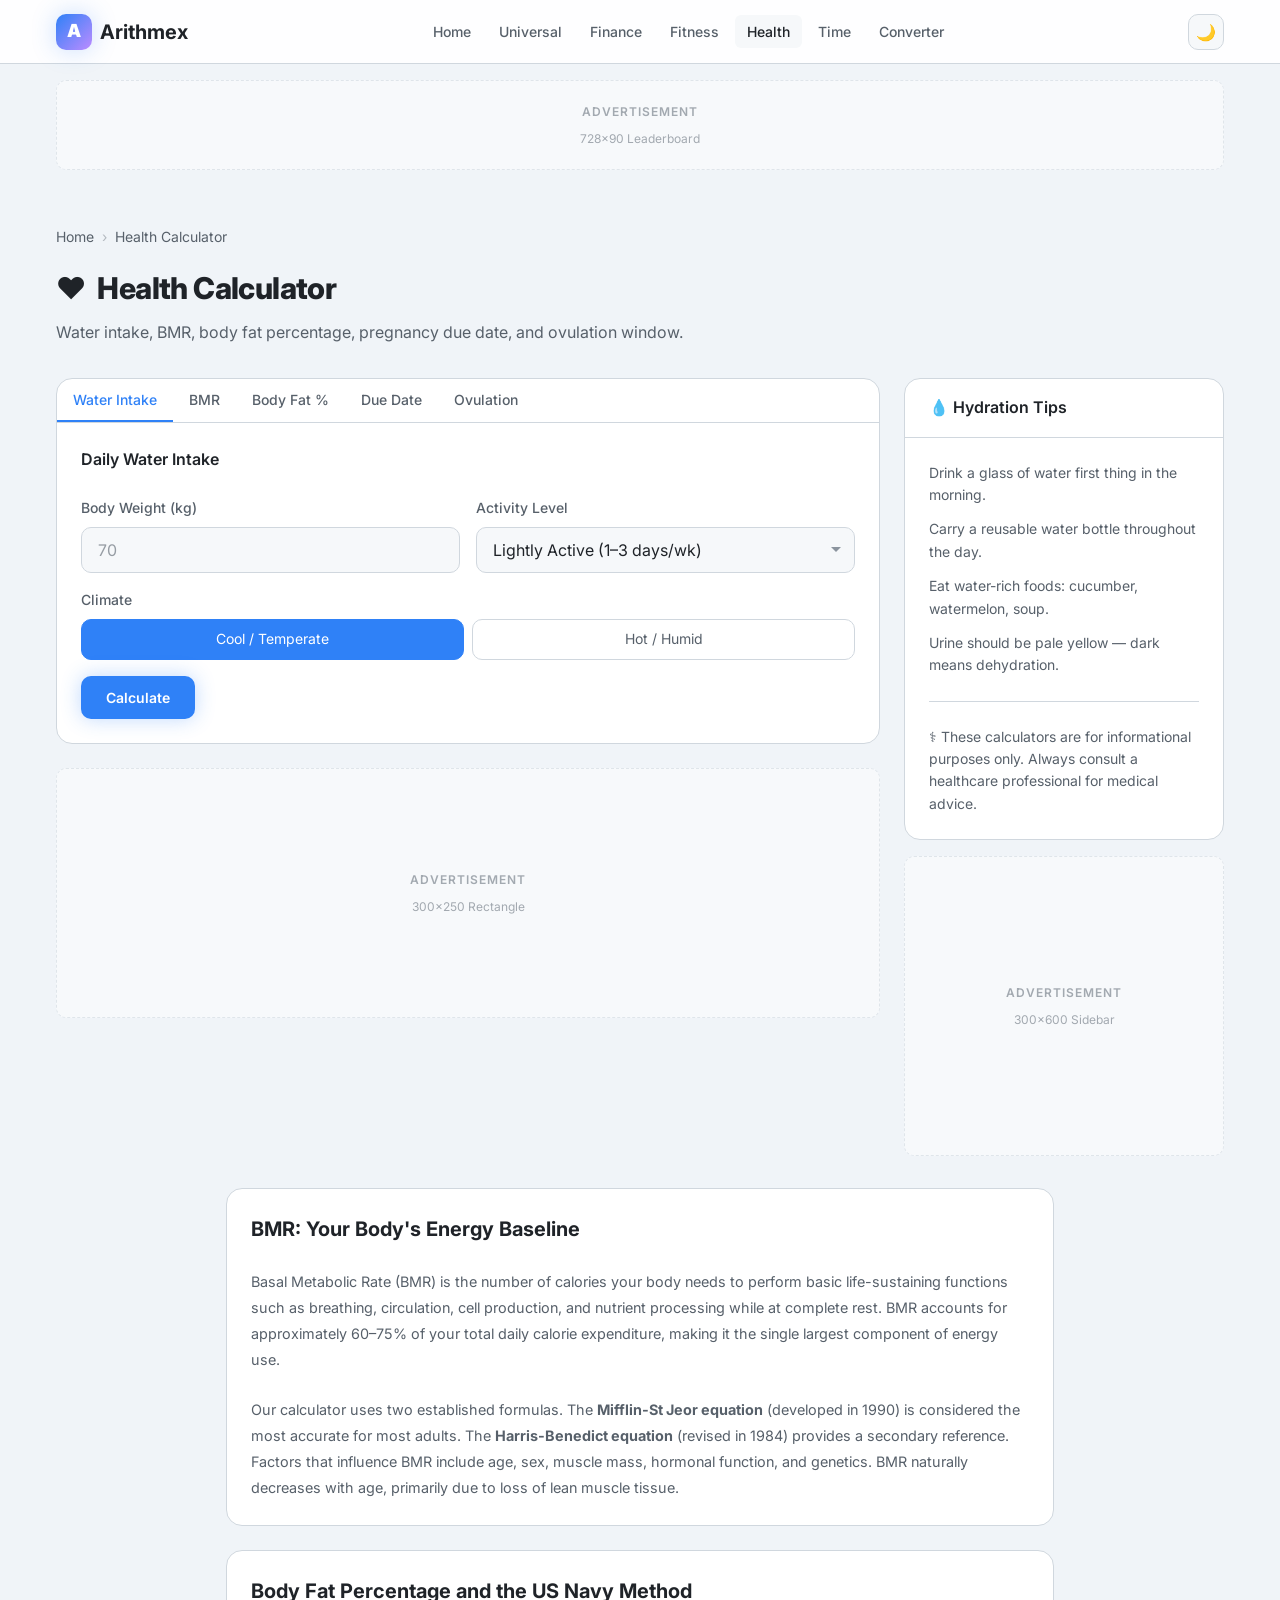
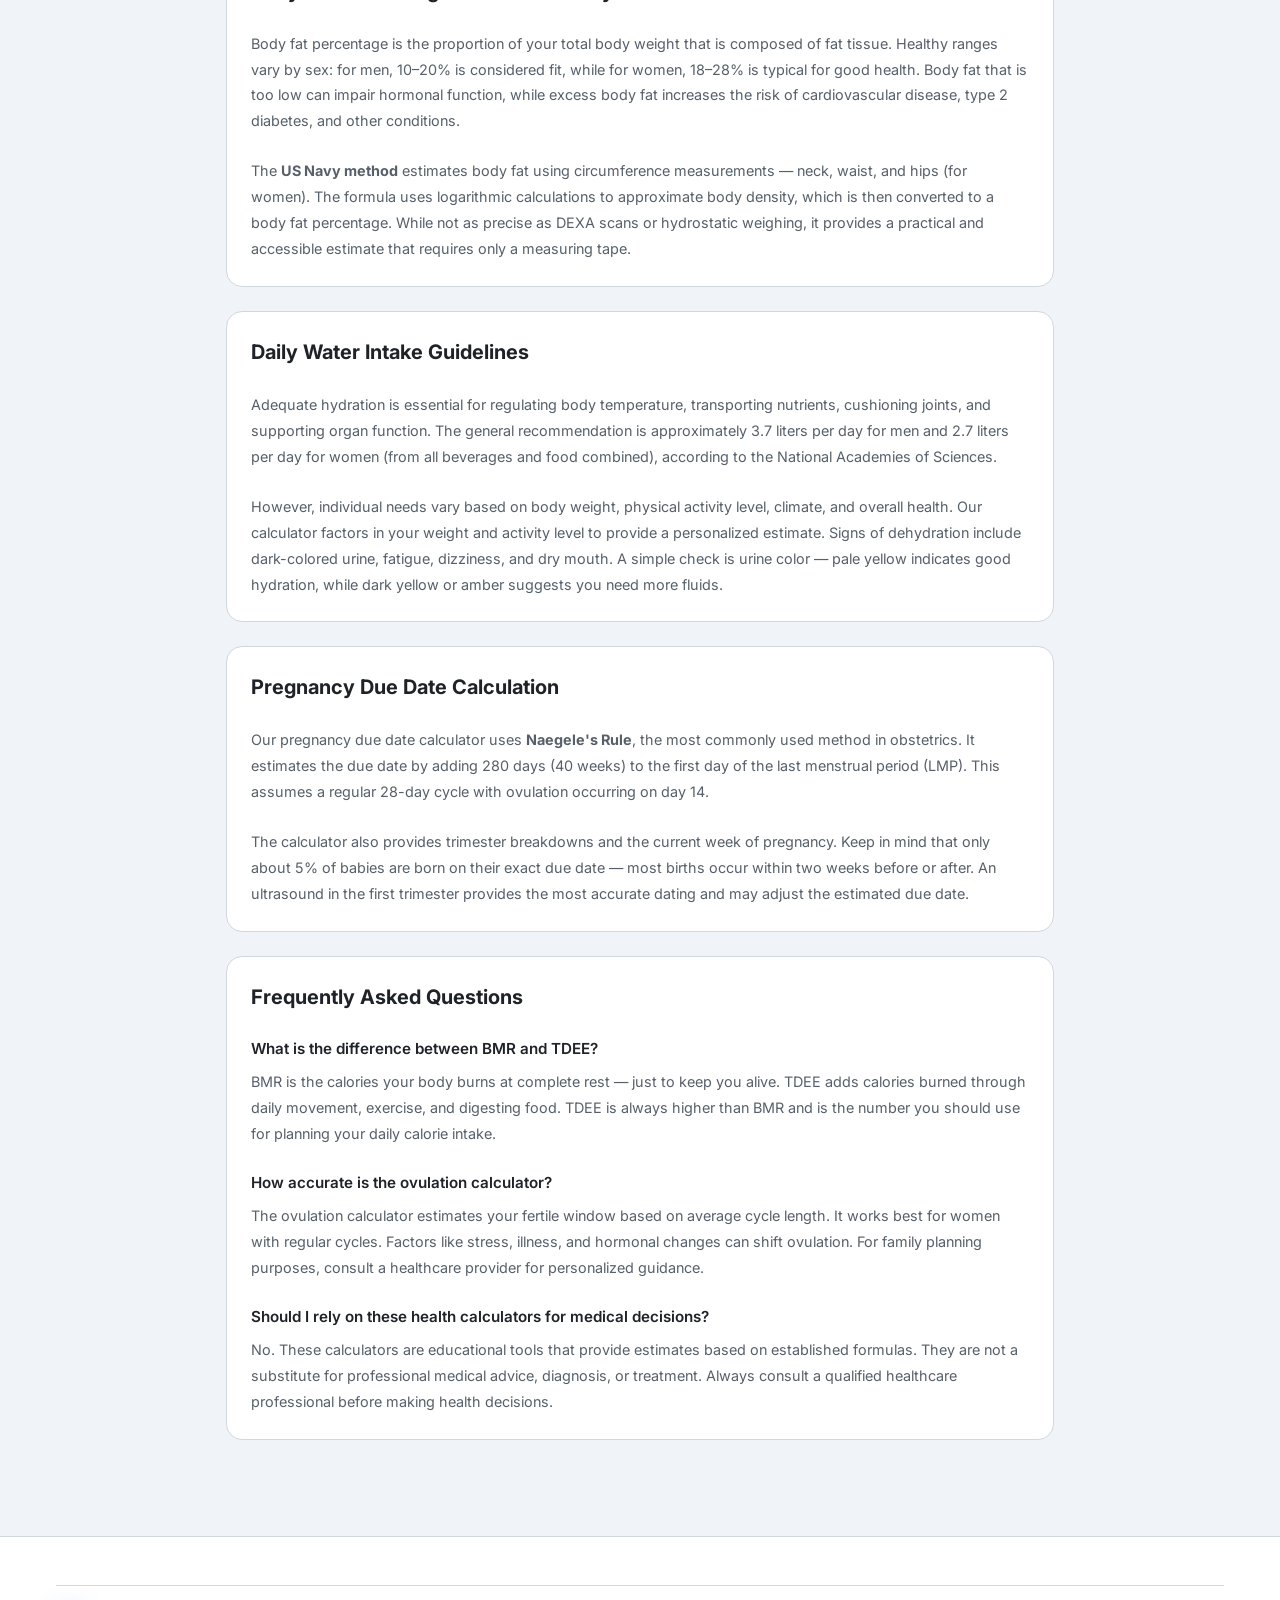
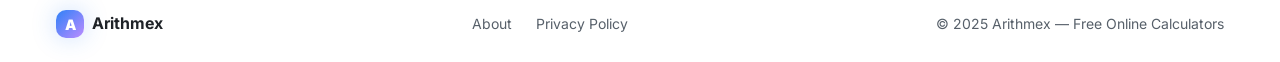
<file: calculators/health-calculator.html>
<!DOCTYPE html>
<html lang="en" data-theme="dark">
<head>
  <meta charset="UTF-8" />
  <meta name="viewport" content="width=device-width, initial-scale=1.0" />
  <title>Health Calculator — Water, BMR, Body Fat, Pregnancy | Arithmex</title>
  <meta name="description" content="Free health calculators: daily water intake, BMR, body fat percentage, pregnancy due date and ovulation window. Instant, private, no sign-up." />
  <meta name="keywords" content="water intake calculator, BMR calculator, body fat calculator, pregnancy due date calculator, ovulation calculator" />
  <link rel="canonical" href="https://arithmex.web.app/calculators/health-calculator" />
  <link rel="preconnect" href="https://fonts.googleapis.com" />
  <link rel="preconnect" href="https://fonts.gstatic.com" crossorigin />
  <link href="https://fonts.googleapis.com/css2?family=Inter:wght@400;500;600;700;800&family=JetBrains+Mono:wght@400;600;700&display=swap" rel="stylesheet" />
  <link rel="stylesheet" href="../css/style.css" />
  <!-- GOOGLE ADSENSE -->
  <!-- <script async src="https://pagead2.googlesyndication.com/pagead/js/adsbygoogle.js?client=ca-pub-XXXXXXXXXXXXXXXXX" crossorigin="anonymous"></script> -->
  <!-- Google Analytics -->
  <script async src="https://www.googletagmanager.com/gtag/js?id=G-JW4KWN47VV"></script>
  <script>
    window.dataLayer = window.dataLayer || [];
    function gtag(){dataLayer.push(arguments);}
    gtag('js', new Date());
    gtag('config', 'G-JW4KWN47VV');
  </script>
  <script async src="https://pagead2.googlesyndication.com/pagead/js/adsbygoogle.js?client=ca-pub-7222025310513192" crossorigin="anonymous"></script>
  <link rel="icon" type="image/svg+xml" href="../favicon.svg" />
</head>
<body>

  <header class="site-header">
    <div class="container header-inner">
      <a href="../index.html" class="logo"><div class="logo-icon">A</div>Arithmex</a>
      <nav aria-label="Main navigation">
        <ul class="nav-links" id="navLinks">
          <li><a href="../index.html">Home</a></li>
          <li><a href="universal-calculator.html">Universal</a></li>
          <li><a href="finance-calculator.html">Finance</a></li>
          <li><a href="fitness-calculator.html">Fitness</a></li>
          <li><a href="health-calculator.html" class="active">Health</a></li>
          <li><a href="time-calculator.html">Time</a></li>
          <li><a href="unit-converter.html">Converter</a></li>
        </ul>
      </nav>
      <div class="header-actions">
        <button class="theme-toggle" id="themeToggle" aria-label="Toggle theme"><span id="themeIcon">☀️</span></button>
        <button class="nav-toggle" id="navToggle" aria-label="Open menu" aria-expanded="false"><span></span><span></span><span></span></button>
      </div>
    </div>
  </header>

  <!-- GOOGLE AD SPACE -->
  <div class="container" style="padding-top:1rem;">
    <div class="ad-space ad-space-leaderboard"><span class="ad-label">Advertisement</span><span>728×90 Leaderboard</span></div>
  </div>
  <!-- /GOOGLE AD SPACE -->

  <main class="calc-page">
    <div class="container">
      <div class="breadcrumb">
        <a href="../index.html">Home</a><span class="breadcrumb-sep">›</span><span>Health Calculator</span>
      </div>
      <div class="calc-page-header">
        <h1 class="page-title"><span>❤️</span> Health Calculator</h1>
        <p class="page-desc">Water intake, BMR, body fat percentage, pregnancy due date, and ovulation window.</p>
      </div>

      <div class="calc-layout">
        <div class="calc-main">

          <div class="panel" data-tabs>
            <div class="tabs">
              <button class="tab-btn active" data-tab="tab-water">Water Intake</button>
              <button class="tab-btn" data-tab="tab-bmr">BMR</button>
              <button class="tab-btn" data-tab="tab-bodyfat">Body Fat %</button>
              <button class="tab-btn" data-tab="tab-pregnancy">Due Date</button>
              <button class="tab-btn" data-tab="tab-ovulation">Ovulation</button>
            </div>

            <!-- ── WATER INTAKE ── -->
            <div id="tab-water" class="tab-pane active">
              <h2 class="panel-title" style="margin-bottom:1.5rem;">Daily Water Intake</h2>
              <div class="form-row">
                <div class="form-group">
                  <label class="form-label" for="waterWeight">Body Weight (kg)</label>
                  <input class="form-control" type="number" id="waterWeight" placeholder="70" min="1" />
                </div>
                <div class="form-group">
                  <label class="form-label" for="waterActivity">Activity Level</label>
                  <select class="form-control" id="waterActivity">
                    <option value="1">Sedentary (little/no exercise)</option>
                    <option value="1.2" selected>Lightly Active (1–3 days/wk)</option>
                    <option value="1.4">Moderately Active (3–5 days/wk)</option>
                    <option value="1.6">Very Active (6–7 days/wk)</option>
                    <option value="1.8">Athlete / Hard Training</option>
                  </select>
                </div>
              </div>
              <div class="form-group">
                <label class="form-label" for="waterClimate">Climate</label>
                <div class="radio-group">
                  <div class="radio-btn"><input type="radio" name="waterClimate" id="wc-cool" value="cool" checked /><label for="wc-cool">Cool / Temperate</label></div>
                  <div class="radio-btn"><input type="radio" name="waterClimate" id="wc-hot"  value="hot"  /><label for="wc-hot">Hot / Humid</label></div>
                </div>
              </div>
              <button class="btn btn-primary" onclick="calcWater()">Calculate</button>

              <div id="waterResult" class="hidden" style="margin-top:1.5rem;">
                <div class="result-box success">
                  <div class="result-label">Daily Water Recommendation</div>
                  <div class="result-value large text-accent" id="waterOutput">—</div>
                  <div class="result-note" id="waterNote"></div>
                </div>
                <div class="result-grid" style="margin-top:1rem;" id="waterGrid"></div>
              </div>
            </div>

            <!-- ── BMR ── -->
            <div id="tab-bmr" class="tab-pane">
              <h2 class="panel-title" style="margin-bottom:1.5rem;">Basal Metabolic Rate (BMR)</h2>
              <p class="text-muted text-sm" style="margin-bottom:1rem;">BMR is the calories your body burns at complete rest to maintain vital functions.</p>
              <div class="form-row">
                <div class="form-group">
                  <label class="form-label" for="bmrAge">Age (years)</label>
                  <input class="form-control" type="number" id="bmrAge" placeholder="30" min="1" max="120" />
                </div>
                <div class="form-group">
                  <label class="form-label">Gender</label>
                  <div class="radio-group">
                    <div class="radio-btn"><input type="radio" name="bmrGender" id="bmrMale" value="male" checked /><label for="bmrMale">Male</label></div>
                    <div class="radio-btn"><input type="radio" name="bmrGender" id="bmrFemale" value="female" /><label for="bmrFemale">Female</label></div>
                  </div>
                </div>
              </div>
              <div class="form-row">
                <div class="form-group">
                  <label class="form-label" for="bmrWeight">Weight (kg)</label>
                  <input class="form-control" type="number" id="bmrWeight" placeholder="70" min="1" />
                </div>
                <div class="form-group">
                  <label class="form-label" for="bmrHeight">Height (cm)</label>
                  <input class="form-control" type="number" id="bmrHeight" placeholder="175" min="1" />
                </div>
              </div>
              <button class="btn btn-primary" onclick="calcBMR()">Calculate BMR</button>

              <div id="bmrResult" class="hidden" style="margin-top:1.5rem;">
                <div class="result-box info">
                  <div class="result-label">Basal Metabolic Rate</div>
                  <div class="result-value large text-primary" id="bmrOutput">—</div>
                  <div class="result-note">Calories burned at rest (Mifflin-St Jeor formula)</div>
                </div>
                <div class="result-grid" style="margin-top:1rem;" id="bmrGrid"></div>
              </div>
            </div>

            <!-- ── BODY FAT % ── -->
            <div id="tab-bodyfat" class="tab-pane">
              <h2 class="panel-title" style="margin-bottom:1.5rem;">Body Fat Percentage (US Navy Method)</h2>
              <div class="form-group">
                <label class="form-label">Gender</label>
                <div class="radio-group">
                  <div class="radio-btn"><input type="radio" name="bfGender" id="bfMale" value="male" checked onchange="toggleBfFields()" /><label for="bfMale">Male</label></div>
                  <div class="radio-btn"><input type="radio" name="bfGender" id="bfFemale" value="female" onchange="toggleBfFields()" /><label for="bfFemale">Female</label></div>
                </div>
              </div>
              <div class="form-row">
                <div class="form-group">
                  <label class="form-label" for="bfHeight">Height (cm)</label>
                  <input class="form-control" type="number" id="bfHeight" placeholder="175" min="1" />
                </div>
                <div class="form-group">
                  <label class="form-label" for="bfNeck">Neck Circumference (cm)</label>
                  <input class="form-control" type="number" id="bfNeck" placeholder="38" min="1" />
                </div>
              </div>
              <div class="form-row">
                <div class="form-group">
                  <label class="form-label" for="bfWaist">Waist Circumference (cm)</label>
                  <input class="form-control" type="number" id="bfWaist" placeholder="85" min="1" />
                </div>
                <div class="form-group" id="bfHipGroup" style="display:none;">
                  <label class="form-label" for="bfHip">Hip Circumference (cm) <em class="text-muted text-sm">females</em></label>
                  <input class="form-control" type="number" id="bfHip" placeholder="95" min="1" />
                </div>
              </div>
              <button class="btn btn-primary" onclick="calcBodyFat()">Calculate</button>

              <div id="bfResult" class="hidden" style="margin-top:1.5rem;">
                <div class="result-box" id="bfBox">
                  <div class="result-label">Estimated Body Fat</div>
                  <div class="result-value large" id="bfOutput">—</div>
                  <div class="result-note" id="bfCategory"></div>
                </div>
                <div class="result-grid" style="margin-top:1rem;" id="bfGrid"></div>
              </div>
            </div>

            <!-- ── PREGNANCY DUE DATE ── -->
            <div id="tab-pregnancy" class="tab-pane">
              <h2 class="panel-title" style="margin-bottom:1.5rem;">Pregnancy Due Date Calculator</h2>
              <p class="text-muted text-sm" style="margin-bottom:1rem;">Based on Naegele's Rule (LMP + 280 days). For medical guidance, always consult your doctor.</p>
              <div class="form-group">
                <label class="form-label" for="lmpDate">First Day of Last Menstrual Period (LMP)</label>
                <input class="form-control" type="date" id="lmpDate" />
              </div>
              <div class="form-group">
                <label class="form-label" for="cycleLength">Average Cycle Length (days)</label>
                <input class="form-control" type="number" id="cycleLength" value="28" min="21" max="45" />
              </div>
              <button class="btn btn-primary" onclick="calcDueDate()">Calculate Due Date</button>

              <div id="pregnancyResult" class="hidden" style="margin-top:1.5rem;">
                <div class="result-box success">
                  <div class="result-label">Estimated Due Date</div>
                  <div class="result-value" id="dueDateOutput" style="font-size:1.5rem;">—</div>
                  <div class="result-note" id="dueWeeks"></div>
                </div>
                <div class="result-grid" style="margin-top:1rem;" id="pregnancyGrid"></div>
              </div>
            </div>

            <!-- ── OVULATION ── -->
            <div id="tab-ovulation" class="tab-pane">
              <h2 class="panel-title" style="margin-bottom:1.5rem;">Ovulation &amp; Fertile Window</h2>
              <p class="text-muted text-sm" style="margin-bottom:1rem;">Estimates the fertile window based on your cycle. Individual cycles vary — this is not medical advice.</p>
              <div class="form-row">
                <div class="form-group">
                  <label class="form-label" for="ovLMP">First Day of Last Period</label>
                  <input class="form-control" type="date" id="ovLMP" />
                </div>
                <div class="form-group">
                  <label class="form-label" for="ovCycle">Cycle Length (days)</label>
                  <input class="form-control" type="number" id="ovCycle" value="28" min="21" max="45" />
                </div>
              </div>
              <button class="btn btn-primary" onclick="calcOvulation()">Calculate Fertile Window</button>

              <div id="ovulationResult" class="hidden" style="margin-top:1.5rem;">
                <div class="result-box info">
                  <div class="result-label">Estimated Ovulation Date</div>
                  <div class="result-value" id="ovDate" style="font-size:1.5rem;">—</div>
                </div>
                <div class="result-grid" style="margin-top:1rem;" id="ovGrid"></div>
              </div>
            </div>

          </div><!-- /panel -->

          <!-- GOOGLE AD SPACE -->
          <div class="ad-space ad-space-rectangle"><span class="ad-label">Advertisement</span><span>300×250 Rectangle</span></div>
          <!-- /GOOGLE AD SPACE -->

        </div><!-- /calc-main -->

        <div class="calc-sidebar">
          <div class="panel">
            <div class="panel-header"><span class="panel-title">💧 Hydration Tips</span></div>
            <div class="panel-body">
              <ul class="footer-links" style="gap:.75rem;">
                <li class="text-sm text-muted">Drink a glass of water first thing in the morning.</li>
                <li class="text-sm text-muted">Carry a reusable water bottle throughout the day.</li>
                <li class="text-sm text-muted">Eat water-rich foods: cucumber, watermelon, soup.</li>
                <li class="text-sm text-muted">Urine should be pale yellow — dark means dehydration.</li>
              </ul>
              <hr class="divider" />
              <p class="text-muted text-sm">⚕️ These calculators are for informational purposes only. Always consult a healthcare professional for medical advice.</p>
            </div>
          </div>
          <!-- GOOGLE AD SPACE -->
          <div class="ad-space ad-space-sidebar"><span class="ad-label">Advertisement</span><span>300×600 Sidebar</span></div>
          <!-- /GOOGLE AD SPACE -->
        </div>
      </div>
    </div>

    <!-- ══ EDUCATIONAL CONTENT ══════════════════════════════ -->
    <section class="section" style="padding-top:2rem;">
      <div class="container" style="max-width:860px;">

        <div class="panel" style="margin-bottom:1.5rem;">
          <div class="panel-body" style="display:flex;flex-direction:column;gap:1.5rem;">
            <h2 style="font-size:1.25rem;font-weight:700;">BMR: Your Body's Energy Baseline</h2>
            <p style="color:var(--clr-text-muted);line-height:1.8;font-size:.9rem;">
              Basal Metabolic Rate (BMR) is the number of calories your body needs to perform basic life-sustaining
              functions such as breathing, circulation, cell production, and nutrient processing while at complete
              rest. BMR accounts for approximately 60–75% of your total daily calorie expenditure, making it the
              single largest component of energy use.
            </p>
            <p style="color:var(--clr-text-muted);line-height:1.8;font-size:.9rem;">
              Our calculator uses two established formulas. The <strong>Mifflin-St Jeor equation</strong> (developed
              in 1990) is considered the most accurate for most adults. The <strong>Harris-Benedict equation</strong>
              (revised in 1984) provides a secondary reference. Factors that influence BMR include age, sex, muscle
              mass, hormonal function, and genetics. BMR naturally decreases with age, primarily due to loss of
              lean muscle tissue.
            </p>
          </div>
        </div>

        <div class="panel" style="margin-bottom:1.5rem;">
          <div class="panel-body" style="display:flex;flex-direction:column;gap:1.5rem;">
            <h2 style="font-size:1.25rem;font-weight:700;">Body Fat Percentage and the US Navy Method</h2>
            <p style="color:var(--clr-text-muted);line-height:1.8;font-size:.9rem;">
              Body fat percentage is the proportion of your total body weight that is composed of fat tissue.
              Healthy ranges vary by sex: for men, 10–20% is considered fit, while for women, 18–28% is
              typical for good health. Body fat that is too low can impair hormonal function, while excess
              body fat increases the risk of cardiovascular disease, type 2 diabetes, and other conditions.
            </p>
            <p style="color:var(--clr-text-muted);line-height:1.8;font-size:.9rem;">
              The <strong>US Navy method</strong> estimates body fat using circumference measurements — neck, waist,
              and hips (for women). The formula uses logarithmic calculations to approximate body density, which
              is then converted to a body fat percentage. While not as precise as DEXA scans or hydrostatic
              weighing, it provides a practical and accessible estimate that requires only a measuring tape.
            </p>
          </div>
        </div>

        <div class="panel" style="margin-bottom:1.5rem;">
          <div class="panel-body" style="display:flex;flex-direction:column;gap:1.5rem;">
            <h2 style="font-size:1.25rem;font-weight:700;">Daily Water Intake Guidelines</h2>
            <p style="color:var(--clr-text-muted);line-height:1.8;font-size:.9rem;">
              Adequate hydration is essential for regulating body temperature, transporting nutrients, cushioning
              joints, and supporting organ function. The general recommendation is approximately 3.7 liters per
              day for men and 2.7 liters per day for women (from all beverages and food combined), according to
              the National Academies of Sciences.
            </p>
            <p style="color:var(--clr-text-muted);line-height:1.8;font-size:.9rem;">
              However, individual needs vary based on body weight, physical activity level, climate, and overall
              health. Our calculator factors in your weight and activity level to provide a personalized estimate.
              Signs of dehydration include dark-colored urine, fatigue, dizziness, and dry mouth. A simple check
              is urine color — pale yellow indicates good hydration, while dark yellow or amber suggests you need
              more fluids.
            </p>
          </div>
        </div>

        <div class="panel" style="margin-bottom:1.5rem;">
          <div class="panel-body" style="display:flex;flex-direction:column;gap:1.5rem;">
            <h2 style="font-size:1.25rem;font-weight:700;">Pregnancy Due Date Calculation</h2>
            <p style="color:var(--clr-text-muted);line-height:1.8;font-size:.9rem;">
              Our pregnancy due date calculator uses <strong>Naegele's Rule</strong>, the most commonly used method
              in obstetrics. It estimates the due date by adding 280 days (40 weeks) to the first day of the last
              menstrual period (LMP). This assumes a regular 28-day cycle with ovulation occurring on day 14.
            </p>
            <p style="color:var(--clr-text-muted);line-height:1.8;font-size:.9rem;">
              The calculator also provides trimester breakdowns and the current week of pregnancy. Keep in mind
              that only about 5% of babies are born on their exact due date — most births occur within two weeks
              before or after. An ultrasound in the first trimester provides the most accurate dating and may
              adjust the estimated due date.
            </p>
          </div>
        </div>

        <div class="panel">
          <div class="panel-body" style="display:flex;flex-direction:column;gap:1.5rem;">
            <h2 style="font-size:1.25rem;font-weight:700;">Frequently Asked Questions</h2>
            <div>
              <h3 style="font-size:.95rem;font-weight:600;margin-bottom:.5rem;">What is the difference between BMR and TDEE?</h3>
              <p style="color:var(--clr-text-muted);line-height:1.8;font-size:.9rem;">
                BMR is the calories your body burns at complete rest — just to keep you alive. TDEE adds
                calories burned through daily movement, exercise, and digesting food. TDEE is always higher
                than BMR and is the number you should use for planning your daily calorie intake.
              </p>
            </div>
            <div>
              <h3 style="font-size:.95rem;font-weight:600;margin-bottom:.5rem;">How accurate is the ovulation calculator?</h3>
              <p style="color:var(--clr-text-muted);line-height:1.8;font-size:.9rem;">
                The ovulation calculator estimates your fertile window based on average cycle length. It works
                best for women with regular cycles. Factors like stress, illness, and hormonal changes can shift
                ovulation. For family planning purposes, consult a healthcare provider for personalized guidance.
              </p>
            </div>
            <div>
              <h3 style="font-size:.95rem;font-weight:600;margin-bottom:.5rem;">Should I rely on these health calculators for medical decisions?</h3>
              <p style="color:var(--clr-text-muted);line-height:1.8;font-size:.9rem;">
                No. These calculators are educational tools that provide estimates based on established formulas.
                They are not a substitute for professional medical advice, diagnosis, or treatment. Always consult
                a qualified healthcare professional before making health decisions.
              </p>
            </div>
          </div>
        </div>

      </div>
    </section>

  </main>

  <footer class="site-footer">
    <div class="container">
      <div class="footer-bottom">
        <a href="../index.html" class="logo" style="font-size:1rem;"><div class="logo-icon" style="width:28px;height:28px;font-size:.9rem;">A</div>Arithmex</a>
        <div style="display:flex;gap:1.5rem;font-size:.875rem;">
          <a href="../about.html" style="color:var(--clr-text-muted);">About</a>
          <a href="../privacy.html" style="color:var(--clr-text-muted);">Privacy Policy</a>
        </div>
        <span class="text-muted text-sm">© 2025 Arithmex — Free Online Calculators</span>
      </div>
    </div>
  </footer>

  <script src="../js/main.js"></script>
  <script>
  'use strict';

  /* ── Water ── */
  function calcWater() {
    const w = parseFloat(document.getElementById('waterWeight').value);
    const a = parseFloat(document.getElementById('waterActivity').value);
    const hot = document.querySelector('input[name="waterClimate"]:checked').value === 'hot';
    if (!w) { showToast('Please enter your weight.', 'warn'); return; }

    let liters = (w * 0.033) * a;
    if (hot) liters += 0.5;

    document.getElementById('waterResult').classList.remove('hidden');
    document.getElementById('waterOutput').textContent = liters.toFixed(2) + ' L / day';
    document.getElementById('waterNote').textContent   = `That's about ${Math.round(liters * 4)} glasses (250 ml each).`;

    document.getElementById('waterGrid').innerHTML = `
      <div class="result-item"><div class="result-item-label">Liters / Day</div><div class="result-item-value text-accent">${liters.toFixed(2)} L</div></div>
      <div class="result-item"><div class="result-item-label">8 oz Glasses</div><div class="result-item-value">${Math.round(liters / 0.237)}</div></div>
      <div class="result-item"><div class="result-item-label">Fluid oz / Day</div><div class="result-item-value">${Math.round(liters * 33.814)} fl oz</div></div>
      <div class="result-item"><div class="result-item-label">Cups / Day</div><div class="result-item-value">${Math.round(liters * 4.227)} cups</div></div>
    `;
  }

  /* ── BMR ── */
  function calcBMR() {
    const age    = parseFloat(document.getElementById('bmrAge').value);
    const weight = parseFloat(document.getElementById('bmrWeight').value);
    const height = parseFloat(document.getElementById('bmrHeight').value);
    const gender = document.querySelector('input[name="bmrGender"]:checked').value;
    if (!age || !weight || !height) { showToast('Please fill all fields.', 'warn'); return; }

    // Mifflin-St Jeor
    let mifflin = 10 * weight + 6.25 * height - 5 * age + (gender === 'male' ? 5 : -161);
    // Harris-Benedict (revised Roza-Shizgal)
    let harris  = gender === 'male'
      ? 88.362 + 13.397 * weight + 4.799 * height - 5.677 * age
      : 447.593 + 9.247 * weight + 3.098 * height - 4.330 * age;

    document.getElementById('bmrResult').classList.remove('hidden');
    document.getElementById('bmrOutput').textContent = Math.round(mifflin) + ' kcal/day';

    document.getElementById('bmrGrid').innerHTML = `
      <div class="result-item"><div class="result-item-label">Mifflin-St Jeor</div><div class="result-item-value text-primary">${Math.round(mifflin)} kcal</div></div>
      <div class="result-item"><div class="result-item-label">Harris-Benedict</div><div class="result-item-value">${Math.round(harris)} kcal</div></div>
      <div class="result-item"><div class="result-item-label">Protein Goal</div><div class="result-item-value text-accent">${Math.round(weight * 1.6)}–${Math.round(weight * 2.2)}g</div></div>
      <div class="result-item"><div class="result-item-label">Calories / hr (rest)</div><div class="result-item-value">${(mifflin / 24).toFixed(1)} kcal</div></div>
    `;
  }

  /* ── Body Fat ── */
  function toggleBfFields() {
    const isFemale = document.querySelector('input[name="bfGender"]:checked').value === 'female';
    document.getElementById('bfHipGroup').style.display = isFemale ? '' : 'none';
  }

  function calcBodyFat() {
    const gender = document.querySelector('input[name="bfGender"]:checked').value;
    const h      = parseFloat(document.getElementById('bfHeight').value);
    const neck   = parseFloat(document.getElementById('bfNeck').value);
    const waist  = parseFloat(document.getElementById('bfWaist').value);
    const hip    = parseFloat(document.getElementById('bfHip').value) || 0;

    if (!h || !neck || !waist || (gender === 'female' && !hip)) { showToast('Please fill all fields.', 'warn'); return; }

    let bf;
    if (gender === 'male') {
      bf = 495 / (1.0324 - 0.19077 * Math.log10(waist - neck) + 0.15456 * Math.log10(h)) - 450;
    } else {
      bf = 495 / (1.29579 - 0.35004 * Math.log10(waist + hip - neck) + 0.22100 * Math.log10(h)) - 450;
    }

    bf = Math.max(0, Math.min(bf, 70));

    // Category
    let cat, cls;
    if (gender === 'male') {
      if      (bf < 6)  { cat = 'Essential Fat'; cls = 'warn'; }
      else if (bf < 14) { cat = 'Athletic'; cls = 'success'; }
      else if (bf < 18) { cat = 'Fitness'; cls = 'success'; }
      else if (bf < 25) { cat = 'Acceptable'; cls = 'info'; }
      else              { cat = 'Obese'; cls = 'danger'; }
    } else {
      if      (bf < 14) { cat = 'Essential Fat'; cls = 'warn'; }
      else if (bf < 21) { cat = 'Athletic'; cls = 'success'; }
      else if (bf < 25) { cat = 'Fitness'; cls = 'success'; }
      else if (bf < 32) { cat = 'Acceptable'; cls = 'info'; }
      else              { cat = 'Obese'; cls = 'danger'; }
    }

    const leanMass = null; // we don't have weight here

    document.getElementById('bfResult').classList.remove('hidden');
    const box = document.getElementById('bfBox');
    box.className = `result-box ${cls}`;
    document.getElementById('bfOutput').textContent   = bf.toFixed(1) + '%';
    document.getElementById('bfCategory').textContent = `Category: ${cat}`;

    document.getElementById('bfGrid').innerHTML = `
      <div class="result-item"><div class="result-item-label">Body Fat %</div><div class="result-item-value">${bf.toFixed(1)}%</div></div>
      <div class="result-item"><div class="result-item-label">Category</div><div class="result-item-value" style="font-size:1rem;">${cat}</div></div>
    `;
  }

  /* ── Pregnancy Due Date ── */
  function calcDueDate() {
    const lmpVal  = document.getElementById('lmpDate').value;
    const cycle   = parseInt(document.getElementById('cycleLength').value) || 28;
    if (!lmpVal) { showToast('Please select your LMP date.', 'warn'); return; }

    const lmp     = new Date(lmpVal);
    const ovDay   = cycle - 14; // days after LMP ovulation occurs
    const dueDate = new Date(lmp);
    dueDate.setDate(dueDate.getDate() + 280 + (cycle - 28));

    const today   = new Date();
    const diffMs  = dueDate - today;
    const diffDays = Math.round(diffMs / (1000 * 60 * 60 * 24));
    const weeksPreg = Math.floor((today - lmp) / (1000 * 60 * 60 * 24 * 7));

    const fmt = d => d.toLocaleDateString('en-US', { weekday: 'long', year: 'numeric', month: 'long', day: 'numeric' });

    const conception = new Date(lmp);
    conception.setDate(conception.getDate() + ovDay);

    const trim1End = new Date(lmp); trim1End.setDate(trim1End.getDate() + 13 * 7);
    const trim2End = new Date(lmp); trim2End.setDate(trim2End.getDate() + 26 * 7);

    document.getElementById('pregnancyResult').classList.remove('hidden');
    document.getElementById('dueDateOutput').textContent = fmt(dueDate);
    document.getElementById('dueWeeks').textContent      = diffDays > 0
      ? `${diffDays} days away (${Math.floor(diffDays/7)} weeks ${diffDays%7} days) — Currently ~${weeksPreg} weeks pregnant`
      : 'The due date has passed.';

    document.getElementById('pregnancyGrid').innerHTML = `
      <div class="result-item"><div class="result-item-label">Est. Conception</div><div class="result-item-value" style="font-size:.9rem;">${fmt(conception)}</div></div>
      <div class="result-item"><div class="result-item-label">End of 1st Trimester</div><div class="result-item-value" style="font-size:.9rem;">${fmt(trim1End)}</div></div>
      <div class="result-item"><div class="result-item-label">End of 2nd Trimester</div><div class="result-item-value" style="font-size:.9rem;">${fmt(trim2End)}</div></div>
      <div class="result-item"><div class="result-item-label">Weeks Pregnant</div><div class="result-item-value text-primary">${weeksPreg} wks</div></div>
    `;
  }

  /* ── Ovulation ── */
  function calcOvulation() {
    const lmpVal = document.getElementById('ovLMP').value;
    const cycle  = parseInt(document.getElementById('ovCycle').value) || 28;
    if (!lmpVal) { showToast('Please select your LMP date.', 'warn'); return; }

    const lmp  = new Date(lmpVal);
    const ovDay = cycle - 14;
    const ov   = new Date(lmp); ov.setDate(ov.getDate() + ovDay);

    const fertStart = new Date(ov); fertStart.setDate(ov.getDate() - 5);
    const fertEnd   = new Date(ov); fertEnd.setDate(ov.getDate() + 1);
    const nextPeriod = new Date(lmp); nextPeriod.setDate(nextPeriod.getDate() + cycle);

    const fmt = d => d.toLocaleDateString('en-US', { weekday:'short', month:'short', day:'numeric' });

    document.getElementById('ovulationResult').classList.remove('hidden');
    document.getElementById('ovDate').textContent = fmt(ov);

    document.getElementById('ovGrid').innerHTML = `
      <div class="result-item"><div class="result-item-label">Ovulation Date</div><div class="result-item-value" style="font-size:.95rem;">${fmt(ov)}</div></div>
      <div class="result-item"><div class="result-item-label">Fertile Window</div><div class="result-item-value" style="font-size:.85rem;">${fmt(fertStart)} – ${fmt(fertEnd)}</div></div>
      <div class="result-item"><div class="result-item-label">Next Period</div><div class="result-item-value" style="font-size:.95rem;">${fmt(nextPeriod)}</div></div>
      <div class="result-item"><div class="result-item-label">Cycle Day (Ovulation)</div><div class="result-item-value">${ovDay}</div></div>
    `;
  }
  </script>
</body>
</html>
</file>
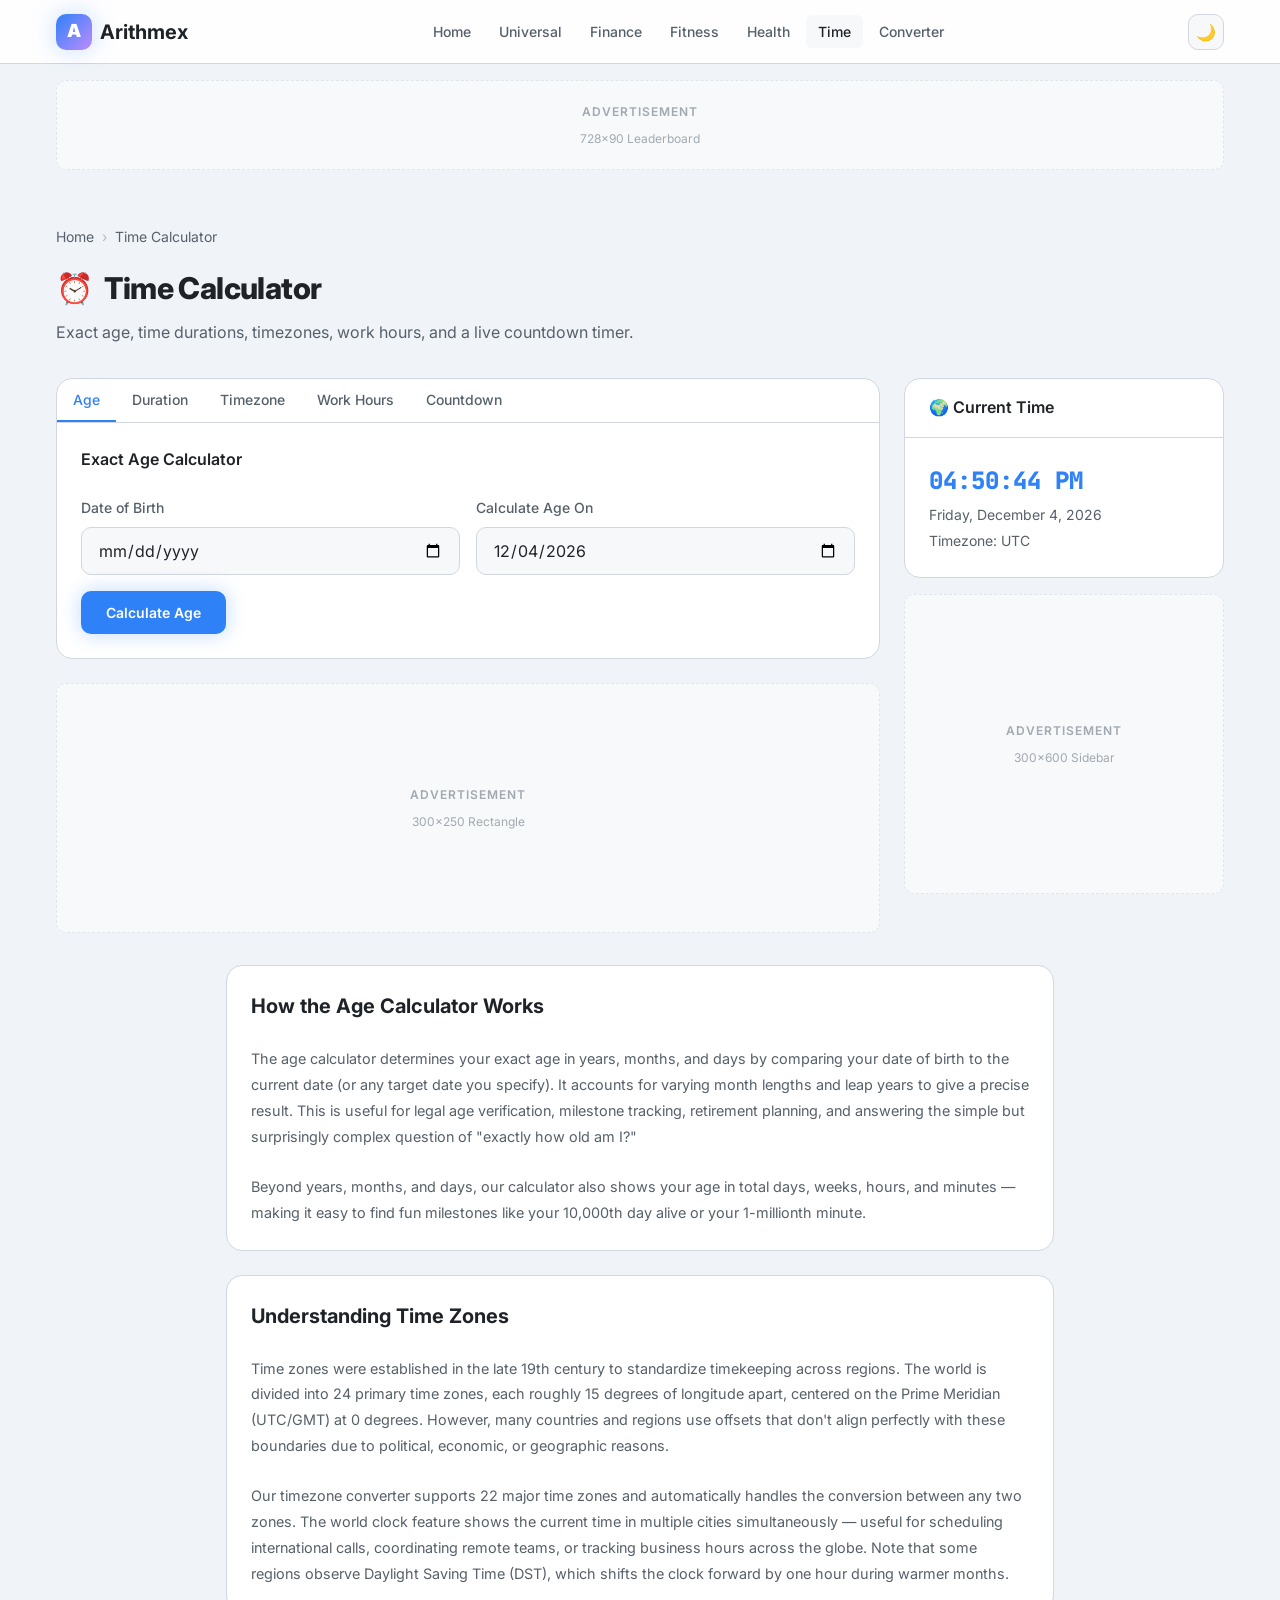
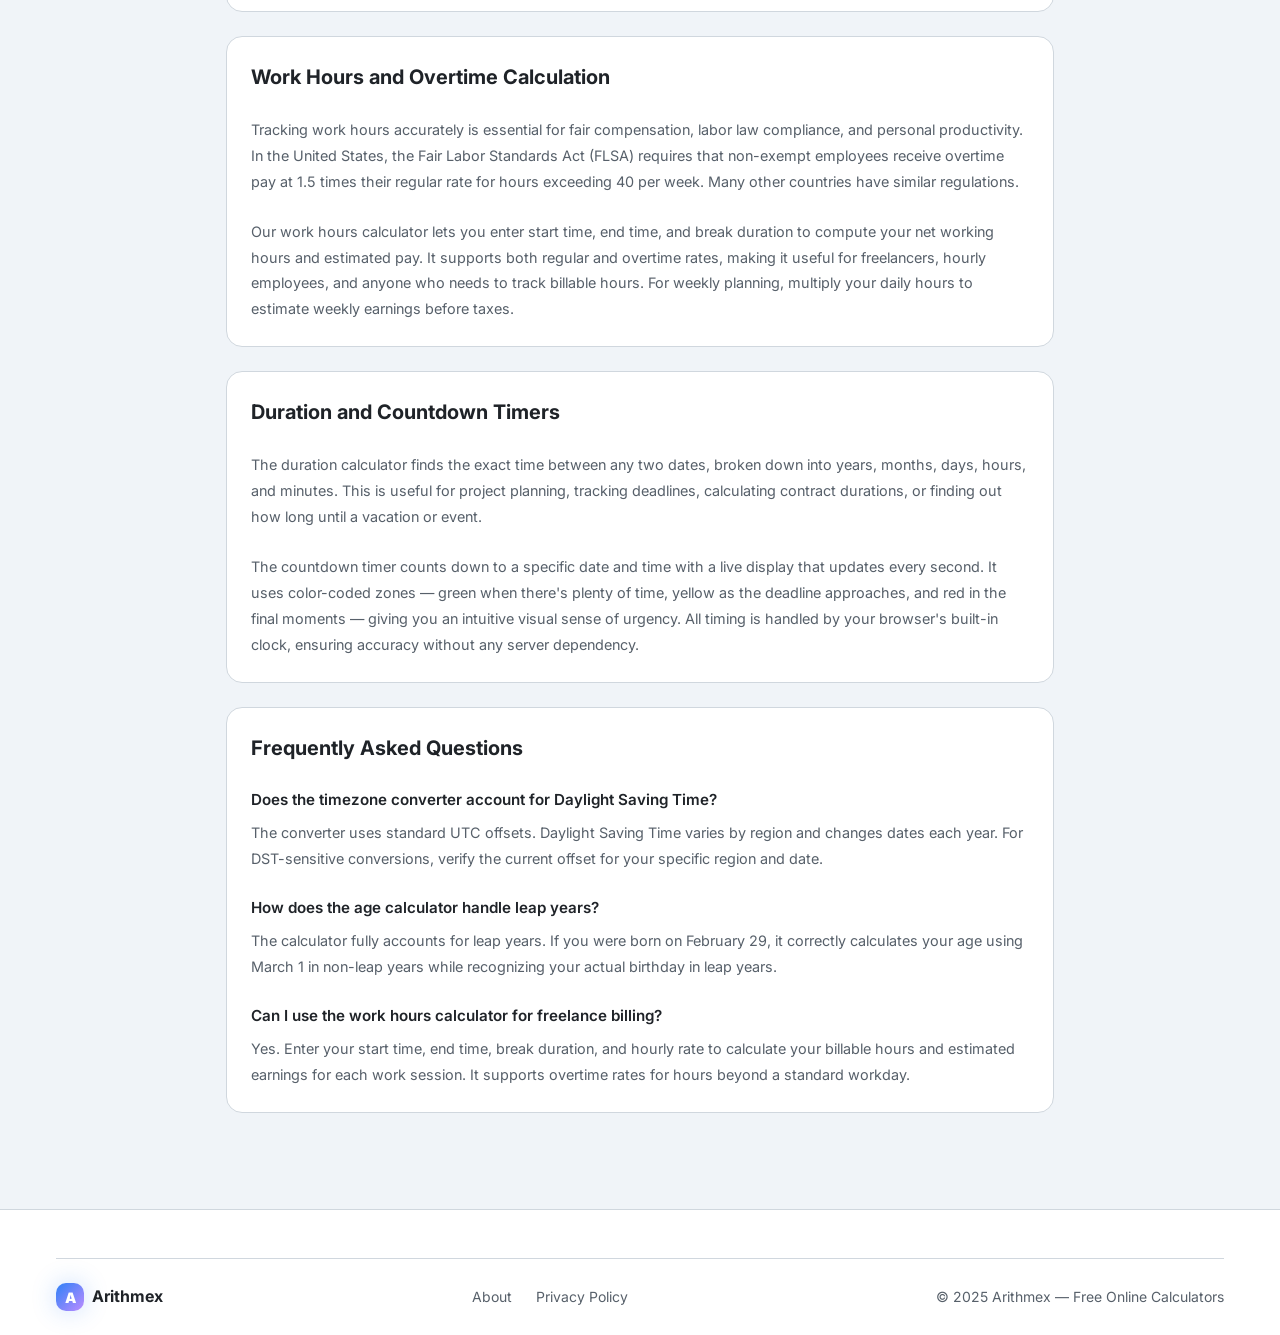
<file: calculators/time-calculator.html>
<!DOCTYPE html>
<html lang="en" data-theme="dark">
<head>
  <meta charset="UTF-8" />
  <meta name="viewport" content="width=device-width, initial-scale=1.0" />
  <title>Time Calculator — Age, Timezone, Countdown | Arithmex</title>
  <meta name="description" content="Free time calculators: exact age, time duration, timezone converter, work hours calculator, and countdown timer. All instant, no sign-up." />
  <meta name="keywords" content="age calculator, timezone converter, countdown timer, work hours calculator, time duration calculator" />
  <link rel="canonical" href="https://arithmex.web.app/calculators/time-calculator" />
  <link rel="preconnect" href="https://fonts.googleapis.com" />
  <link rel="preconnect" href="https://fonts.gstatic.com" crossorigin />
  <link href="https://fonts.googleapis.com/css2?family=Inter:wght@400;500;600;700;800&family=JetBrains+Mono:wght@400;600;700&display=swap" rel="stylesheet" />
  <link rel="stylesheet" href="../css/style.css" />
  <!-- GOOGLE ADSENSE -->
  <!-- <script async src="https://pagead2.googlesyndication.com/pagead/js/adsbygoogle.js?client=ca-pub-XXXXXXXXXXXXXXXXX" crossorigin="anonymous"></script> -->
  <!-- Google Analytics -->
  <script async src="https://www.googletagmanager.com/gtag/js?id=G-JW4KWN47VV"></script>
  <script>
    window.dataLayer = window.dataLayer || [];
    function gtag(){dataLayer.push(arguments);}
    gtag('js', new Date());
    gtag('config', 'G-JW4KWN47VV');
  </script>
  <script async src="https://pagead2.googlesyndication.com/pagead/js/adsbygoogle.js?client=ca-pub-7222025310513192" crossorigin="anonymous"></script>
  <link rel="icon" type="image/svg+xml" href="../favicon.svg" />
</head>
<body>

  <header class="site-header">
    <div class="container header-inner">
      <a href="../index.html" class="logo"><div class="logo-icon">A</div>Arithmex</a>
      <nav aria-label="Main navigation">
        <ul class="nav-links" id="navLinks">
          <li><a href="../index.html">Home</a></li>
          <li><a href="universal-calculator.html">Universal</a></li>
          <li><a href="finance-calculator.html">Finance</a></li>
          <li><a href="fitness-calculator.html">Fitness</a></li>
          <li><a href="health-calculator.html">Health</a></li>
          <li><a href="time-calculator.html" class="active">Time</a></li>
          <li><a href="unit-converter.html">Converter</a></li>
        </ul>
      </nav>
      <div class="header-actions">
        <button class="theme-toggle" id="themeToggle" aria-label="Toggle theme"><span id="themeIcon">☀️</span></button>
        <button class="nav-toggle" id="navToggle" aria-label="Open menu" aria-expanded="false"><span></span><span></span><span></span></button>
      </div>
    </div>
  </header>

  <!-- GOOGLE AD SPACE -->
  <div class="container" style="padding-top:1rem;">
    <div class="ad-space ad-space-leaderboard"><span class="ad-label">Advertisement</span><span>728×90 Leaderboard</span></div>
  </div>
  <!-- /GOOGLE AD SPACE -->

  <main class="calc-page">
    <div class="container">
      <div class="breadcrumb">
        <a href="../index.html">Home</a><span class="breadcrumb-sep">›</span><span>Time Calculator</span>
      </div>
      <div class="calc-page-header">
        <h1 class="page-title"><span>⏰</span> Time Calculator</h1>
        <p class="page-desc">Exact age, time durations, timezones, work hours, and a live countdown timer.</p>
      </div>

      <div class="calc-layout">
        <div class="calc-main">

          <div class="panel" data-tabs>
            <div class="tabs">
              <button class="tab-btn active" data-tab="tab-age">Age</button>
              <button class="tab-btn" data-tab="tab-duration">Duration</button>
              <button class="tab-btn" data-tab="tab-timezone">Timezone</button>
              <button class="tab-btn" data-tab="tab-workhours">Work Hours</button>
              <button class="tab-btn" data-tab="tab-countdown">Countdown</button>
            </div>

            <!-- ── AGE CALCULATOR ── -->
            <div id="tab-age" class="tab-pane active">
              <h2 class="panel-title" style="margin-bottom:1.5rem;">Exact Age Calculator</h2>
              <div class="form-row">
                <div class="form-group">
                  <label class="form-label" for="ageDOB">Date of Birth</label>
                  <input class="form-control" type="date" id="ageDOB" />
                </div>
                <div class="form-group">
                  <label class="form-label" for="ageOn">Calculate Age On</label>
                  <input class="form-control" type="date" id="ageOn" />
                </div>
              </div>
              <button class="btn btn-primary" onclick="calcAge()">Calculate Age</button>

              <div id="ageResult" class="hidden" style="margin-top:1.5rem;">
                <div class="result-box info">
                  <div class="result-label">Age</div>
                  <div class="result-value large text-primary" id="ageOutput">—</div>
                </div>
                <div class="result-grid" style="margin-top:1rem;" id="ageGrid"></div>
              </div>
            </div>

            <!-- ── DURATION ── -->
            <div id="tab-duration" class="tab-pane">
              <h2 class="panel-title" style="margin-bottom:1.5rem;">Time Duration Calculator</h2>
              <div class="form-row">
                <div class="form-group">
                  <label class="form-label" for="durStart">Start Date &amp; Time</label>
                  <input class="form-control" type="datetime-local" id="durStart" />
                </div>
                <div class="form-group">
                  <label class="form-label" for="durEnd">End Date &amp; Time</label>
                  <input class="form-control" type="datetime-local" id="durEnd" />
                </div>
              </div>
              <button class="btn btn-primary" onclick="calcDuration()">Calculate Duration</button>

              <div id="durResult" class="hidden" style="margin-top:1.5rem;">
                <div class="result-grid" id="durGrid"></div>
              </div>
            </div>

            <!-- ── TIMEZONE ── -->
            <div id="tab-timezone" class="tab-pane">
              <h2 class="panel-title" style="margin-bottom:1.5rem;">World Clock &amp; Timezone Converter</h2>
              <div class="form-row">
                <div class="form-group">
                  <label class="form-label" for="tzFrom">From Timezone</label>
                  <select class="form-control" id="tzFrom" onchange="convertTZ()"></select>
                </div>
                <div class="form-group">
                  <label class="form-label" for="tzTime">Date &amp; Time</label>
                  <input class="form-control" type="datetime-local" id="tzTime" oninput="convertTZ()" />
                </div>
              </div>
              <div class="form-group">
                <label class="form-label" for="tzTo">To Timezone</label>
                <select class="form-control" id="tzTo" onchange="convertTZ()"></select>
              </div>
              <div id="tzResult" class="result-box info hidden" style="margin-top:1rem;">
                <div class="result-label">Converted Time</div>
                <div class="result-value" id="tzOutput" style="font-size:1.5rem;">—</div>
                <div class="result-note" id="tzNote"></div>
              </div>
              <hr class="divider" />
              <h3 style="font-size:1rem;font-weight:600;margin-bottom:.75rem;">World Clock — Major Cities</h3>
              <div class="tz-list" id="worldClock"></div>
            </div>

            <!-- ── WORK HOURS ── -->
            <div id="tab-workhours" class="tab-pane">
              <h2 class="panel-title" style="margin-bottom:1.5rem;">Work Hours Calculator</h2>
              <div class="form-row">
                <div class="form-group">
                  <label class="form-label" for="workStart">Start Time</label>
                  <input class="form-control" type="time" id="workStart" value="09:00" />
                </div>
                <div class="form-group">
                  <label class="form-label" for="workEnd">End Time</label>
                  <input class="form-control" type="time" id="workEnd" value="17:00" />
                </div>
              </div>
              <div class="form-row">
                <div class="form-group">
                  <label class="form-label" for="workBreak">Break Duration (minutes)</label>
                  <input class="form-control" type="number" id="workBreak" value="30" min="0" max="480" />
                </div>
                <div class="form-group">
                  <label class="form-label" for="workRate">Hourly Rate ($) <span class="text-muted text-sm">optional</span></label>
                  <input class="form-control" type="number" id="workRate" placeholder="25.00" min="0" step="0.01" />
                </div>
              </div>
              <div class="form-group">
                <label class="form-label" for="workDays">Working Days</label>
                <input class="form-control" type="number" id="workDays" value="5" min="1" max="365" />
              </div>
              <button class="btn btn-primary" onclick="calcWorkHours()">Calculate</button>

              <div id="workResult" class="hidden" style="margin-top:1.5rem;">
                <div class="result-grid" id="workGrid"></div>
              </div>
            </div>

            <!-- ── COUNTDOWN ── -->
            <div id="tab-countdown" class="tab-pane">
              <h2 class="panel-title" style="margin-bottom:1.5rem;">Countdown Timer</h2>
              <div class="form-group">
                <label class="form-label" for="cdTarget">Target Date &amp; Time</label>
                <input class="form-control" type="datetime-local" id="cdTarget" />
              </div>
              <div class="form-group">
                <label class="form-label" for="cdLabel">Event Name <span class="text-muted text-sm">optional</span></label>
                <input class="form-control" type="text" id="cdLabel" placeholder="My Birthday, Project Deadline…" maxlength="60" />
              </div>
              <div style="display:flex;gap:.5rem;flex-wrap:wrap;">
                <button class="btn btn-primary" onclick="startCountdown()">Start Countdown</button>
                <button class="btn btn-outline" onclick="stopCountdown()">Stop</button>
              </div>

              <div id="cdEventName" style="margin-top:1rem;font-size:1.1rem;font-weight:600;display:none;"></div>
              <div class="countdown-display" id="cdDisplay" style="display:none;">—</div>
              <div class="result-grid hidden" id="cdGrid" style="margin-top:.5rem;"></div>
            </div>

          </div><!-- /panel -->

          <!-- GOOGLE AD SPACE -->
          <div class="ad-space ad-space-rectangle"><span class="ad-label">Advertisement</span><span>300×250 Rectangle</span></div>
          <!-- /GOOGLE AD SPACE -->

        </div><!-- /calc-main -->

        <div class="calc-sidebar">
          <div class="panel">
            <div class="panel-header"><span class="panel-title">🌍 Current Time</span></div>
            <div class="panel-body">
              <div style="font-size:1.5rem;font-weight:800;font-family:var(--font-mono);color:var(--clr-primary);" id="currentTime">—</div>
              <div class="text-muted text-sm" id="currentDate" style="margin-top:.25rem;"></div>
              <div class="text-muted text-sm" id="currentTZ"  style="margin-top:.25rem;"></div>
            </div>
          </div>
          <!-- GOOGLE AD SPACE -->
          <div class="ad-space ad-space-sidebar"><span class="ad-label">Advertisement</span><span>300×600 Sidebar</span></div>
          <!-- /GOOGLE AD SPACE -->
        </div>
      </div>
    </div>

    <!-- ══ EDUCATIONAL CONTENT ══════════════════════════════ -->
    <section class="section" style="padding-top:2rem;">
      <div class="container" style="max-width:860px;">

        <div class="panel" style="margin-bottom:1.5rem;">
          <div class="panel-body" style="display:flex;flex-direction:column;gap:1.5rem;">
            <h2 style="font-size:1.25rem;font-weight:700;">How the Age Calculator Works</h2>
            <p style="color:var(--clr-text-muted);line-height:1.8;font-size:.9rem;">
              The age calculator determines your exact age in years, months, and days by comparing your date
              of birth to the current date (or any target date you specify). It accounts for varying month
              lengths and leap years to give a precise result. This is useful for legal age verification,
              milestone tracking, retirement planning, and answering the simple but surprisingly complex
              question of "exactly how old am I?"
            </p>
            <p style="color:var(--clr-text-muted);line-height:1.8;font-size:.9rem;">
              Beyond years, months, and days, our calculator also shows your age in total days, weeks, hours,
              and minutes — making it easy to find fun milestones like your 10,000th day alive or your
              1-millionth minute.
            </p>
          </div>
        </div>

        <div class="panel" style="margin-bottom:1.5rem;">
          <div class="panel-body" style="display:flex;flex-direction:column;gap:1.5rem;">
            <h2 style="font-size:1.25rem;font-weight:700;">Understanding Time Zones</h2>
            <p style="color:var(--clr-text-muted);line-height:1.8;font-size:.9rem;">
              Time zones were established in the late 19th century to standardize timekeeping across regions.
              The world is divided into 24 primary time zones, each roughly 15 degrees of longitude apart,
              centered on the Prime Meridian (UTC/GMT) at 0 degrees. However, many countries and regions
              use offsets that don't align perfectly with these boundaries due to political, economic, or
              geographic reasons.
            </p>
            <p style="color:var(--clr-text-muted);line-height:1.8;font-size:.9rem;">
              Our timezone converter supports 22 major time zones and automatically handles the conversion
              between any two zones. The world clock feature shows the current time in multiple cities
              simultaneously — useful for scheduling international calls, coordinating remote teams, or
              tracking business hours across the globe. Note that some regions observe Daylight Saving Time
              (DST), which shifts the clock forward by one hour during warmer months.
            </p>
          </div>
        </div>

        <div class="panel" style="margin-bottom:1.5rem;">
          <div class="panel-body" style="display:flex;flex-direction:column;gap:1.5rem;">
            <h2 style="font-size:1.25rem;font-weight:700;">Work Hours and Overtime Calculation</h2>
            <p style="color:var(--clr-text-muted);line-height:1.8;font-size:.9rem;">
              Tracking work hours accurately is essential for fair compensation, labor law compliance, and
              personal productivity. In the United States, the Fair Labor Standards Act (FLSA) requires that
              non-exempt employees receive overtime pay at 1.5 times their regular rate for hours exceeding
              40 per week. Many other countries have similar regulations.
            </p>
            <p style="color:var(--clr-text-muted);line-height:1.8;font-size:.9rem;">
              Our work hours calculator lets you enter start time, end time, and break duration to compute
              your net working hours and estimated pay. It supports both regular and overtime rates, making
              it useful for freelancers, hourly employees, and anyone who needs to track billable hours.
              For weekly planning, multiply your daily hours to estimate weekly earnings before taxes.
            </p>
          </div>
        </div>

        <div class="panel" style="margin-bottom:1.5rem;">
          <div class="panel-body" style="display:flex;flex-direction:column;gap:1.5rem;">
            <h2 style="font-size:1.25rem;font-weight:700;">Duration and Countdown Timers</h2>
            <p style="color:var(--clr-text-muted);line-height:1.8;font-size:.9rem;">
              The duration calculator finds the exact time between any two dates, broken down into years,
              months, days, hours, and minutes. This is useful for project planning, tracking deadlines,
              calculating contract durations, or finding out how long until a vacation or event.
            </p>
            <p style="color:var(--clr-text-muted);line-height:1.8;font-size:.9rem;">
              The countdown timer counts down to a specific date and time with a live display that updates
              every second. It uses color-coded zones — green when there's plenty of time, yellow as the
              deadline approaches, and red in the final moments — giving you an intuitive visual sense of
              urgency. All timing is handled by your browser's built-in clock, ensuring accuracy without
              any server dependency.
            </p>
          </div>
        </div>

        <div class="panel">
          <div class="panel-body" style="display:flex;flex-direction:column;gap:1.5rem;">
            <h2 style="font-size:1.25rem;font-weight:700;">Frequently Asked Questions</h2>
            <div>
              <h3 style="font-size:.95rem;font-weight:600;margin-bottom:.5rem;">Does the timezone converter account for Daylight Saving Time?</h3>
              <p style="color:var(--clr-text-muted);line-height:1.8;font-size:.9rem;">
                The converter uses standard UTC offsets. Daylight Saving Time varies by region and changes
                dates each year. For DST-sensitive conversions, verify the current offset for your specific
                region and date.
              </p>
            </div>
            <div>
              <h3 style="font-size:.95rem;font-weight:600;margin-bottom:.5rem;">How does the age calculator handle leap years?</h3>
              <p style="color:var(--clr-text-muted);line-height:1.8;font-size:.9rem;">
                The calculator fully accounts for leap years. If you were born on February 29, it correctly
                calculates your age using March 1 in non-leap years while recognizing your actual birthday
                in leap years.
              </p>
            </div>
            <div>
              <h3 style="font-size:.95rem;font-weight:600;margin-bottom:.5rem;">Can I use the work hours calculator for freelance billing?</h3>
              <p style="color:var(--clr-text-muted);line-height:1.8;font-size:.9rem;">
                Yes. Enter your start time, end time, break duration, and hourly rate to calculate your
                billable hours and estimated earnings for each work session. It supports overtime rates
                for hours beyond a standard workday.
              </p>
            </div>
          </div>
        </div>

      </div>
    </section>

  </main>

  <footer class="site-footer">
    <div class="container">
      <div class="footer-bottom">
        <a href="../index.html" class="logo" style="font-size:1rem;"><div class="logo-icon" style="width:28px;height:28px;font-size:.9rem;">A</div>Arithmex</a>
        <div style="display:flex;gap:1.5rem;font-size:.875rem;">
          <a href="../about.html" style="color:var(--clr-text-muted);">About</a>
          <a href="../privacy.html" style="color:var(--clr-text-muted);">Privacy Policy</a>
        </div>
        <span class="text-muted text-sm">© 2025 Arithmex — Free Online Calculators</span>
      </div>
    </div>
  </footer>

  <script src="../js/main.js"></script>
  <script>
  'use strict';

  /* ── Age ── */
  document.addEventListener('DOMContentLoaded', () => {
    const today = new Date().toISOString().split('T')[0];
    document.getElementById('ageOn').value = today;
    document.getElementById('ageDOB').max  = today;
  });

  function calcAge() {
    const dob = new Date(document.getElementById('ageDOB').value);
    const on  = new Date(document.getElementById('ageOn').value);
    if (isNaN(dob) || isNaN(on)) { showToast('Please select valid dates.', 'warn'); return; }
    if (dob > on) { showToast('Date of birth cannot be after the target date.', 'warn'); return; }

    let years  = on.getFullYear() - dob.getFullYear();
    let months = on.getMonth()    - dob.getMonth();
    let days   = on.getDate()     - dob.getDate();

    if (days   < 0) { months--; const prevMonth = new Date(on.getFullYear(), on.getMonth(), 0); days += prevMonth.getDate(); }
    if (months < 0) { years--;  months += 12; }

    const totalDays   = Math.floor((on - dob) / 86400000);
    const totalWeeks  = Math.floor(totalDays / 7);
    const totalMonths = years * 12 + months;
    const totalHours  = totalDays * 24;

    document.getElementById('ageResult').classList.remove('hidden');
    document.getElementById('ageOutput').textContent = `${years} yrs, ${months} mos, ${days} days`;

    document.getElementById('ageGrid').innerHTML = `
      <div class="result-item"><div class="result-item-label">Years</div><div class="result-item-value text-primary">${years}</div></div>
      <div class="result-item"><div class="result-item-label">Months</div><div class="result-item-value">${totalMonths}</div></div>
      <div class="result-item"><div class="result-item-label">Weeks</div><div class="result-item-value">${totalWeeks.toLocaleString()}</div></div>
      <div class="result-item"><div class="result-item-label">Days</div><div class="result-item-value">${totalDays.toLocaleString()}</div></div>
    `;
  }

  /* ── Duration ── */
  function calcDuration() {
    const start = new Date(document.getElementById('durStart').value);
    const end   = new Date(document.getElementById('durEnd').value);
    if (isNaN(start) || isNaN(end)) { showToast('Please select both date/time values.', 'warn'); return; }

    let diff = Math.abs(end - start);
    const days    = Math.floor(diff / 86400000);          diff -= days * 86400000;
    const hours   = Math.floor(diff / 3600000);            diff -= hours * 3600000;
    const minutes = Math.floor(diff / 60000);              diff -= minutes * 60000;
    const seconds = Math.floor(diff / 1000);

    const totalMs  = Math.abs(end - start);
    const totalSec = Math.floor(totalMs / 1000);
    const totalMin = Math.floor(totalMs / 60000);
    const totalHrs = Math.round(totalMs / 3600000 * 10) / 10;

    document.getElementById('durResult').classList.remove('hidden');
    document.getElementById('durGrid').innerHTML = `
      <div class="result-item"><div class="result-item-label">Duration</div><div class="result-item-value" style="font-size:1rem;">${days}d ${hours}h ${minutes}m ${seconds}s</div></div>
      <div class="result-item"><div class="result-item-label">Total Hours</div><div class="result-item-value text-primary">${totalHrs}</div></div>
      <div class="result-item"><div class="result-item-label">Total Minutes</div><div class="result-item-value">${totalMin.toLocaleString()}</div></div>
      <div class="result-item"><div class="result-item-label">Total Seconds</div><div class="result-item-value">${totalSec.toLocaleString()}</div></div>
    `;
  }

  /* ── Timezone ── */
  const TIMEZONES = [
    { city: 'New York',    tz: 'America/New_York'     },
    { city: 'Los Angeles', tz: 'America/Los_Angeles'  },
    { city: 'Chicago',     tz: 'America/Chicago'      },
    { city: 'Denver',      tz: 'America/Denver'       },
    { city: 'London',      tz: 'Europe/London'        },
    { city: 'Paris',       tz: 'Europe/Paris'         },
    { city: 'Berlin',      tz: 'Europe/Berlin'        },
    { city: 'Moscow',      tz: 'Europe/Moscow'        },
    { city: 'Dubai',       tz: 'Asia/Dubai'           },
    { city: 'Mumbai',      tz: 'Asia/Kolkata'         },
    { city: 'Singapore',   tz: 'Asia/Singapore'       },
    { city: 'Tokyo',       tz: 'Asia/Tokyo'           },
    { city: 'Sydney',      tz: 'Australia/Sydney'     },
    { city: 'Auckland',    tz: 'Pacific/Auckland'     },
    { city: 'São Paulo',   tz: 'America/Sao_Paulo'   },
    { city: 'Mexico City', tz: 'America/Mexico_City'  },
    { city: 'Toronto',     tz: 'America/Toronto'      },
    { city: 'Seoul',       tz: 'Asia/Seoul'           },
    { city: 'Shanghai',    tz: 'Asia/Shanghai'        },
    { city: 'Cairo',       tz: 'Africa/Cairo'         },
    { city: 'Johannesburg',tz: 'Africa/Johannesburg'  },
    { city: 'UTC',         tz: 'UTC'                  },
  ];

  function populateTZSelects() {
    const from = document.getElementById('tzFrom');
    const to   = document.getElementById('tzTo');
    TIMEZONES.forEach(({ city, tz }) => {
      from.add(new Option(`${city} (${tz})`, tz));
      to.add(new Option(`${city} (${tz})`, tz));
    });
    // Detect user's timezone
    const userTZ = Intl.DateTimeFormat().resolvedOptions().timeZone;
    from.value = TIMEZONES.find(t => t.tz === userTZ)?.tz || 'America/New_York';
    to.value   = 'Asia/Tokyo';

    // Set current local time
    const now = new Date();
    const pad = n => String(n).padStart(2, '0');
    document.getElementById('tzTime').value =
      `${now.getFullYear()}-${pad(now.getMonth()+1)}-${pad(now.getDate())}T${pad(now.getHours())}:${pad(now.getMinutes())}`;
  }

  function convertTZ() {
    const timeStr = document.getElementById('tzTime').value;
    const from    = document.getElementById('tzFrom').value;
    const to      = document.getElementById('tzTo').value;
    if (!timeStr) { document.getElementById('tzResult').classList.add('hidden'); return; }

    try {
      // Parse input as if it's in 'from' timezone
      const inputDate = new Date(timeStr);
      // Format input time in the 'from' timezone
      const fromFormatter = new Intl.DateTimeFormat('en-US', {
        timeZone: from,
        year:'numeric', month:'2-digit', day:'2-digit',
        hour:'2-digit', minute:'2-digit', second:'2-digit', hour12: false
      });
      // Convert the entered time FROM the source tz
      // We use a trick: create a date by interpreting the local time as if it's in 'from' tz
      const parts = timeStr.split('T');
      const [y, m, d] = parts[0].split('-').map(Number);
      const [hh, mm]  = parts[1].split(':').map(Number);

      // Get UTC offset for source timezone at that moment
      const tmpDate = new Date(Date.UTC(y, m-1, d, hh, mm));
      const fromOffset = getUTCOffset(from, tmpDate);
      const toOffset   = getUTCOffset(to, tmpDate);

      const utcMs = tmpDate.getTime() - fromOffset * 60000;
      const converted = new Date(utcMs + toOffset * 60000);

      const result = converted.toLocaleString('en-US', {
        weekday:'long', year:'numeric', month:'long', day:'numeric',
        hour:'2-digit', minute:'2-digit', hour12: true
      });

      document.getElementById('tzResult').classList.remove('hidden');
      document.getElementById('tzOutput').textContent = result;
      const diff = (toOffset - fromOffset) / 60;
      document.getElementById('tzNote').textContent = `Time difference: ${diff >= 0 ? '+' : ''}${diff} hours`;
    } catch(e) {
      document.getElementById('tzResult').classList.add('hidden');
    }
  }

  function getUTCOffset(tz, date) {
    // Returns offset in minutes (positive = ahead of UTC)
    const utcStr = date.toLocaleString('en-US', { timeZone: 'UTC', hour12: false,
      year:'numeric', month:'2-digit', day:'2-digit', hour:'2-digit', minute:'2-digit' });
    const tzStr  = date.toLocaleString('en-US', { timeZone: tz, hour12: false,
      year:'numeric', month:'2-digit', day:'2-digit', hour:'2-digit', minute:'2-digit' });

    const toMs = s => {
      const [datePart, timePart] = s.split(', ');
      const [mo, dy, yr] = datePart.split('/');
      const [hr, mn] = timePart.split(':');
      return new Date(`${yr}-${mo.padStart(2,'0')}-${dy.padStart(2,'0')}T${hr.padStart(2,'0')}:${mn}:00Z`).getTime();
    };
    return (toMs(tzStr) - toMs(utcStr)) / 60000;
  }

  /* ── World Clock ── */
  function updateWorldClock() {
    const now = new Date();
    const clockEl = document.getElementById('worldClock');
    if (!clockEl) return;
    clockEl.innerHTML = TIMEZONES.slice(0, 12).map(({ city, tz }) => {
      const time = now.toLocaleTimeString('en-US', { timeZone: tz, hour:'2-digit', minute:'2-digit', hour12: true });
      const date = now.toLocaleDateString('en-US', { timeZone: tz, month:'short', day:'numeric' });
      return `<div class="tz-card"><div class="tz-city">${city}</div><div class="tz-zone">${tz}</div><div class="tz-time">${time} <span style="font-size:.7rem;color:var(--clr-text-muted);">${date}</span></div></div>`;
    }).join('');
  }

  /* ── Work Hours ── */
  function calcWorkHours() {
    const start  = document.getElementById('workStart').value;
    const end    = document.getElementById('workEnd').value;
    const brk    = parseFloat(document.getElementById('workBreak').value) || 0;
    const rate   = parseFloat(document.getElementById('workRate').value) || 0;
    const days   = parseFloat(document.getElementById('workDays').value) || 1;

    const [sh, sm] = start.split(':').map(Number);
    const [eh, em] = end.split(':').map(Number);
    let minutes = (eh * 60 + em) - (sh * 60 + sm) - brk;
    if (minutes < 0) minutes += 24 * 60; // overnight
    const hoursPerDay = minutes / 60;
    const totalHours  = hoursPerDay * days;
    const totalPay    = totalHours * rate;
    const overtime    = Math.max(0, totalHours - 40);

    document.getElementById('workResult').classList.remove('hidden');
    document.getElementById('workGrid').innerHTML = `
      <div class="result-item"><div class="result-item-label">Hours / Day</div><div class="result-item-value text-primary">${hoursPerDay.toFixed(2)}</div></div>
      <div class="result-item"><div class="result-item-label">Total Hours</div><div class="result-item-value">${totalHours.toFixed(2)}</div></div>
      ${rate ? `<div class="result-item"><div class="result-item-label">Total Pay</div><div class="result-item-value text-accent">$${totalPay.toFixed(2)}</div></div>` : ''}
      <div class="result-item"><div class="result-item-label">Overtime (>40h)</div><div class="result-item-value ${overtime > 0 ? 'text-danger' : ''}">${overtime.toFixed(2)}h</div></div>
    `;
  }

  /* ── Countdown ── */
  let cdInterval = null;

  function startCountdown() {
    const target = new Date(document.getElementById('cdTarget').value);
    const label  = document.getElementById('cdLabel').value.trim();
    if (isNaN(target)) { showToast('Please select a target date/time.', 'warn'); return; }

    stopCountdown();
    const display  = document.getElementById('cdDisplay');
    const grid     = document.getElementById('cdGrid');
    const nameEl   = document.getElementById('cdEventName');
    display.style.display = 'block';
    grid.classList.remove('hidden');
    if (label) { nameEl.style.display = 'block'; nameEl.textContent = '⏳ ' + label; }

    function tick() {
      const now  = new Date();
      const diff = target - now;

      if (diff <= 0) {
        display.textContent = '🎉 Time is up!';
        display.className   = 'countdown-display success';
        grid.classList.add('hidden');
        clearInterval(cdInterval);
        return;
      }

      const totalSec = Math.floor(diff / 1000);
      const dd = Math.floor(totalSec / 86400);
      const hh = Math.floor((totalSec % 86400) / 3600);
      const mm = Math.floor((totalSec % 3600) / 60);
      const ss = totalSec % 60;

      const pad = n => String(n).padStart(2, '0');
      display.textContent = dd > 0
        ? `${dd}d ${pad(hh)}:${pad(mm)}:${pad(ss)}`
        : `${pad(hh)}:${pad(mm)}:${pad(ss)}`;

      display.className = diff < 60000
        ? 'countdown-display danger'
        : diff < 3600000
          ? 'countdown-display warn'
          : 'countdown-display';

      grid.innerHTML = `
        <div class="result-item"><div class="result-item-label">Days</div><div class="result-item-value">${dd}</div></div>
        <div class="result-item"><div class="result-item-label">Hours</div><div class="result-item-value">${hh}</div></div>
        <div class="result-item"><div class="result-item-label">Minutes</div><div class="result-item-value">${mm}</div></div>
        <div class="result-item"><div class="result-item-label">Seconds</div><div class="result-item-value text-primary">${ss}</div></div>
      `;
    }

    tick();
    cdInterval = setInterval(tick, 1000);
  }

  function stopCountdown() {
    clearInterval(cdInterval);
    cdInterval = null;
  }

  /* ── Sidebar clock ── */
  function updateSidebarClock() {
    const now  = new Date();
    document.getElementById('currentTime').textContent = now.toLocaleTimeString('en-US', { hour:'2-digit', minute:'2-digit', second:'2-digit' });
    document.getElementById('currentDate').textContent = now.toLocaleDateString('en-US', { weekday:'long', year:'numeric', month:'long', day:'numeric' });
    document.getElementById('currentTZ').textContent   = 'Timezone: ' + Intl.DateTimeFormat().resolvedOptions().timeZone;
  }

  document.addEventListener('DOMContentLoaded', () => {
    populateTZSelects();
    updateWorldClock();
    updateSidebarClock();
    setInterval(updateWorldClock, 60000);
    setInterval(updateSidebarClock, 1000);
    convertTZ();
  });
  </script>
</body>
</html>
</file>
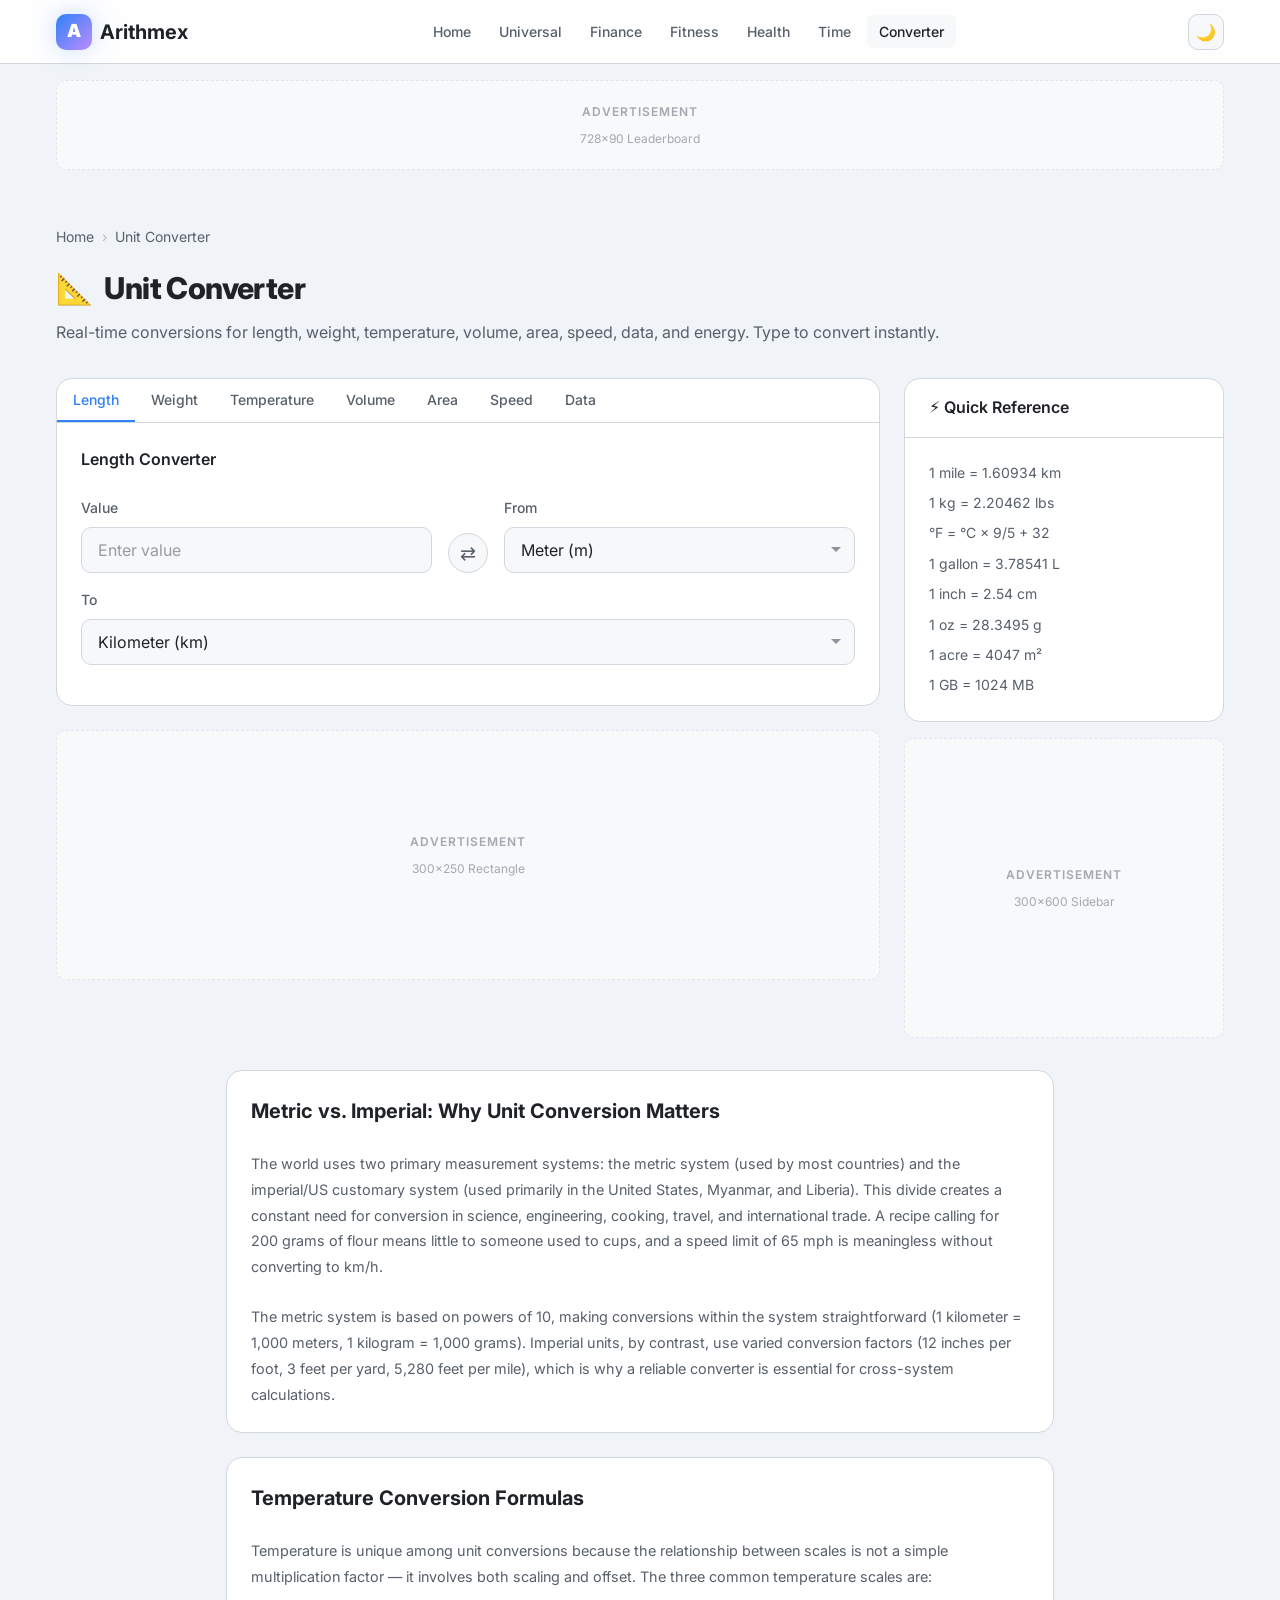
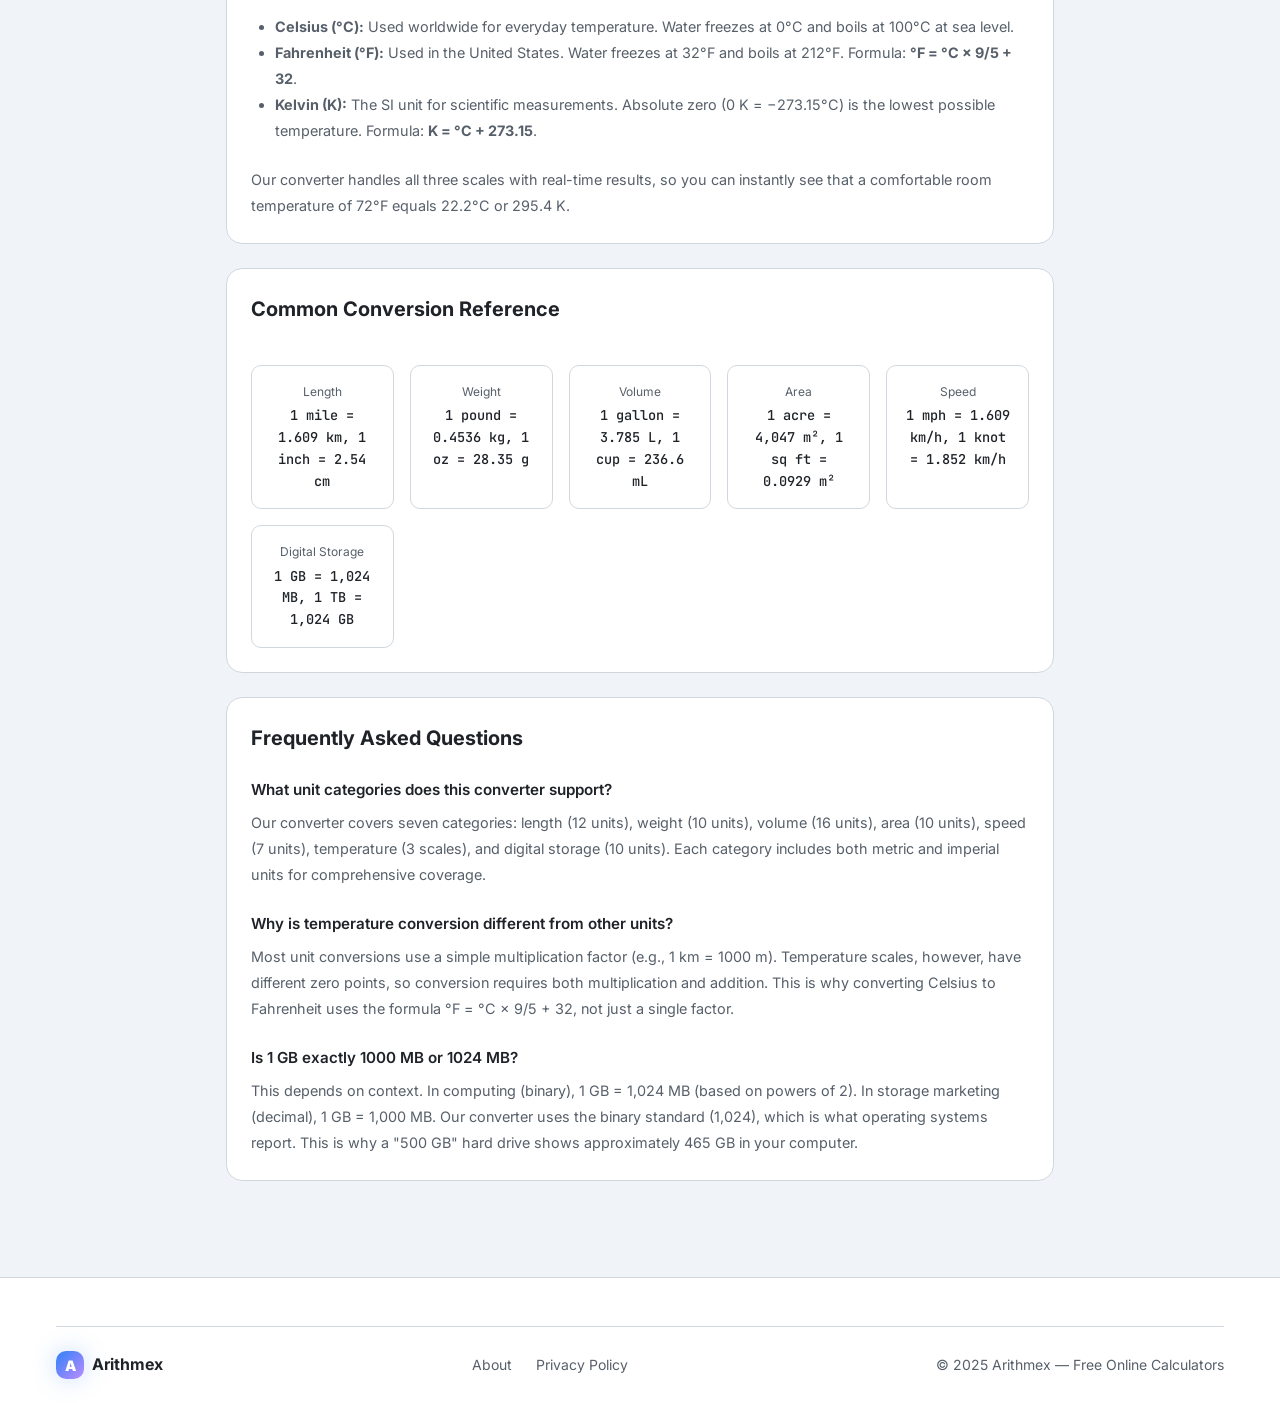
<file: calculators/unit-converter.html>
<!DOCTYPE html>
<html lang="en" data-theme="dark">
<head>
  <meta charset="UTF-8" />
  <meta name="viewport" content="width=device-width, initial-scale=1.0" />
  <title>Unit Converter — Length, Weight, Temperature, Volume | Arithmex</title>
  <meta name="description" content="Free online unit converter: length, weight, temperature, volume and more. Real-time conversions with no sign-up required." />
  <meta name="keywords" content="unit converter, length converter, weight converter, temperature converter, volume converter, online converter" />
  <link rel="canonical" href="https://arithmex.web.app/calculators/unit-converter" />
  <link rel="preconnect" href="https://fonts.googleapis.com" />
  <link rel="preconnect" href="https://fonts.gstatic.com" crossorigin />
  <link href="https://fonts.googleapis.com/css2?family=Inter:wght@400;500;600;700;800&family=JetBrains+Mono:wght@400;600;700&display=swap" rel="stylesheet" />
  <link rel="stylesheet" href="../css/style.css" />
  <!-- GOOGLE ADSENSE -->
  <!-- <script async src="https://pagead2.googlesyndication.com/pagead/js/adsbygoogle.js?client=ca-pub-XXXXXXXXXXXXXXXXX" crossorigin="anonymous"></script> -->
  <!-- Google Analytics -->
  <script async src="https://www.googletagmanager.com/gtag/js?id=G-JW4KWN47VV"></script>
  <script>
    window.dataLayer = window.dataLayer || [];
    function gtag(){dataLayer.push(arguments);}
    gtag('js', new Date());
    gtag('config', 'G-JW4KWN47VV');
  </script>
  <script async src="https://pagead2.googlesyndication.com/pagead/js/adsbygoogle.js?client=ca-pub-7222025310513192" crossorigin="anonymous"></script>
  <link rel="icon" type="image/svg+xml" href="../favicon.svg" />
</head>
<body>

  <header class="site-header">
    <div class="container header-inner">
      <a href="../index.html" class="logo"><div class="logo-icon">A</div>Arithmex</a>
      <nav aria-label="Main navigation">
        <ul class="nav-links" id="navLinks">
          <li><a href="../index.html">Home</a></li>
          <li><a href="universal-calculator.html">Universal</a></li>
          <li><a href="finance-calculator.html">Finance</a></li>
          <li><a href="fitness-calculator.html">Fitness</a></li>
          <li><a href="health-calculator.html">Health</a></li>
          <li><a href="time-calculator.html">Time</a></li>
          <li><a href="unit-converter.html" class="active">Converter</a></li>
        </ul>
      </nav>
      <div class="header-actions">
        <button class="theme-toggle" id="themeToggle" aria-label="Toggle theme"><span id="themeIcon">☀️</span></button>
        <button class="nav-toggle" id="navToggle" aria-label="Open menu" aria-expanded="false"><span></span><span></span><span></span></button>
      </div>
    </div>
  </header>

  <!-- GOOGLE AD SPACE -->
  <div class="container" style="padding-top:1rem;">
    <div class="ad-space ad-space-leaderboard"><span class="ad-label">Advertisement</span><span>728×90 Leaderboard</span></div>
  </div>
  <!-- /GOOGLE AD SPACE -->

  <main class="calc-page">
    <div class="container">
      <div class="breadcrumb">
        <a href="../index.html">Home</a><span class="breadcrumb-sep">›</span><span>Unit Converter</span>
      </div>
      <div class="calc-page-header">
        <h1 class="page-title"><span>📐</span> Unit Converter</h1>
        <p class="page-desc">Real-time conversions for length, weight, temperature, volume, area, speed, data, and energy. Type to convert instantly.</p>
      </div>

      <div class="calc-layout">
        <div class="calc-main">

          <div class="panel" data-tabs>
            <div class="tabs">
              <button class="tab-btn active" data-tab="tab-length">Length</button>
              <button class="tab-btn" data-tab="tab-weight">Weight</button>
              <button class="tab-btn" data-tab="tab-temp">Temperature</button>
              <button class="tab-btn" data-tab="tab-volume">Volume</button>
              <button class="tab-btn" data-tab="tab-area">Area</button>
              <button class="tab-btn" data-tab="tab-speed">Speed</button>
              <button class="tab-btn" data-tab="tab-data">Data</button>
            </div>

            <!-- ── LENGTH ── -->
            <div id="tab-length" class="tab-pane active">
              <h2 class="panel-title" style="margin-bottom:1.5rem;">Length Converter</h2>
              <div class="converter-row">
                <div class="form-group" style="margin:0">
                  <label class="form-label" for="lenValue">Value</label>
                  <input class="form-control" type="number" id="lenValue" placeholder="Enter value" oninput="convertLength()" />
                </div>
                <div>
                  <label class="form-label" style="visibility:hidden;">swap</label>
                  <button class="swap-btn" onclick="swapUnits('lenFrom','lenTo','lenValue',convertLength)" title="Swap units">⇄</button>
                </div>
                <div class="form-group" style="margin:0">
                  <label class="form-label" for="lenFrom">From</label>
                  <select class="form-control" id="lenFrom" onchange="convertLength()"></select>
                </div>
              </div>
              <div class="form-group" style="margin-top:1rem;">
                <label class="form-label" for="lenTo">To</label>
                <select class="form-control" id="lenTo" onchange="convertLength()"></select>
              </div>
              <div id="lenResult" class="result-box info hidden" style="margin-top:1rem;">
                <div class="result-label">Result</div>
                <div class="result-value" id="lenOutput">—</div>
                <div class="result-note" id="lenFactor"></div>
              </div>
              <div class="result-grid" id="lenAllGrid" style="margin-top:1rem;display:none;"></div>
            </div>

            <!-- ── WEIGHT ── -->
            <div id="tab-weight" class="tab-pane">
              <h2 class="panel-title" style="margin-bottom:1.5rem;">Weight / Mass Converter</h2>
              <div class="converter-row">
                <div class="form-group" style="margin:0">
                  <label class="form-label" for="wtValue">Value</label>
                  <input class="form-control" type="number" id="wtValue" placeholder="Enter value" oninput="convertWeight()" />
                </div>
                <div>
                  <label class="form-label" style="visibility:hidden;">swap</label>
                  <button class="swap-btn" onclick="swapUnits('wtFrom','wtTo','wtValue',convertWeight)" title="Swap units">⇄</button>
                </div>
                <div class="form-group" style="margin:0">
                  <label class="form-label" for="wtFrom">From</label>
                  <select class="form-control" id="wtFrom" onchange="convertWeight()"></select>
                </div>
              </div>
              <div class="form-group" style="margin-top:1rem;">
                <label class="form-label" for="wtTo">To</label>
                <select class="form-control" id="wtTo" onchange="convertWeight()"></select>
              </div>
              <div id="wtResult" class="result-box info hidden" style="margin-top:1rem;">
                <div class="result-label">Result</div>
                <div class="result-value" id="wtOutput">—</div>
                <div class="result-note" id="wtFactor"></div>
              </div>
            </div>

            <!-- ── TEMPERATURE ── -->
            <div id="tab-temp" class="tab-pane">
              <h2 class="panel-title" style="margin-bottom:1.5rem;">Temperature Converter</h2>
              <div class="form-group">
                <label class="form-label" for="tempValue">Temperature Value</label>
                <input class="form-control" type="number" id="tempValue" placeholder="Enter temperature" oninput="convertTemp()" />
              </div>
              <div class="form-group">
                <label class="form-label" for="tempFrom">From Unit</label>
                <select class="form-control" id="tempFrom" onchange="convertTemp()">
                  <option value="C">Celsius (°C)</option>
                  <option value="F">Fahrenheit (°F)</option>
                  <option value="K">Kelvin (K)</option>
                  <option value="R">Rankine (°R)</option>
                </select>
              </div>
              <div id="tempResult" class="hidden" style="margin-top:1rem;">
                <div class="result-grid" id="tempGrid"></div>
              </div>
            </div>

            <!-- ── VOLUME ── -->
            <div id="tab-volume" class="tab-pane">
              <h2 class="panel-title" style="margin-bottom:1.5rem;">Volume Converter</h2>
              <div class="converter-row">
                <div class="form-group" style="margin:0">
                  <label class="form-label" for="volValue">Value</label>
                  <input class="form-control" type="number" id="volValue" placeholder="Enter value" oninput="convertVolume()" />
                </div>
                <div>
                  <label class="form-label" style="visibility:hidden;">swap</label>
                  <button class="swap-btn" onclick="swapUnits('volFrom','volTo','volValue',convertVolume)" title="Swap units">⇄</button>
                </div>
                <div class="form-group" style="margin:0">
                  <label class="form-label" for="volFrom">From</label>
                  <select class="form-control" id="volFrom" onchange="convertVolume()"></select>
                </div>
              </div>
              <div class="form-group" style="margin-top:1rem;">
                <label class="form-label" for="volTo">To</label>
                <select class="form-control" id="volTo" onchange="convertVolume()"></select>
              </div>
              <div id="volResult" class="result-box info hidden" style="margin-top:1rem;">
                <div class="result-label">Result</div>
                <div class="result-value" id="volOutput">—</div>
                <div class="result-note" id="volFactor"></div>
              </div>
            </div>

            <!-- ── AREA ── -->
            <div id="tab-area" class="tab-pane">
              <h2 class="panel-title" style="margin-bottom:1.5rem;">Area Converter</h2>
              <div class="converter-row">
                <div class="form-group" style="margin:0">
                  <label class="form-label" for="areaValue">Value</label>
                  <input class="form-control" type="number" id="areaValue" placeholder="Enter value" oninput="convertArea()" />
                </div>
                <div>
                  <label class="form-label" style="visibility:hidden;">swap</label>
                  <button class="swap-btn" onclick="swapUnits('areaFrom','areaTo','areaValue',convertArea)" title="Swap units">⇄</button>
                </div>
                <div class="form-group" style="margin:0">
                  <label class="form-label" for="areaFrom">From</label>
                  <select class="form-control" id="areaFrom" onchange="convertArea()"></select>
                </div>
              </div>
              <div class="form-group" style="margin-top:1rem;">
                <label class="form-label" for="areaTo">To</label>
                <select class="form-control" id="areaTo" onchange="convertArea()"></select>
              </div>
              <div id="areaResult" class="result-box info hidden" style="margin-top:1rem;">
                <div class="result-label">Result</div>
                <div class="result-value" id="areaOutput">—</div>
                <div class="result-note" id="areaFactor"></div>
              </div>
            </div>

            <!-- ── SPEED ── -->
            <div id="tab-speed" class="tab-pane">
              <h2 class="panel-title" style="margin-bottom:1.5rem;">Speed Converter</h2>
              <div class="converter-row">
                <div class="form-group" style="margin:0">
                  <label class="form-label" for="speedValue">Value</label>
                  <input class="form-control" type="number" id="speedValue" placeholder="Enter value" oninput="convertSpeed()" />
                </div>
                <div>
                  <label class="form-label" style="visibility:hidden;">swap</label>
                  <button class="swap-btn" onclick="swapUnits('speedFrom','speedTo','speedValue',convertSpeed)" title="Swap units">⇄</button>
                </div>
                <div class="form-group" style="margin:0">
                  <label class="form-label" for="speedFrom">From</label>
                  <select class="form-control" id="speedFrom" onchange="convertSpeed()"></select>
                </div>
              </div>
              <div class="form-group" style="margin-top:1rem;">
                <label class="form-label" for="speedTo">To</label>
                <select class="form-control" id="speedTo" onchange="convertSpeed()"></select>
              </div>
              <div id="speedResult" class="result-box info hidden" style="margin-top:1rem;">
                <div class="result-label">Result</div>
                <div class="result-value" id="speedOutput">—</div>
                <div class="result-note" id="speedFactor"></div>
              </div>
            </div>

            <!-- ── DATA ── -->
            <div id="tab-data" class="tab-pane">
              <h2 class="panel-title" style="margin-bottom:1.5rem;">Data Storage Converter</h2>
              <div class="converter-row">
                <div class="form-group" style="margin:0">
                  <label class="form-label" for="dataValue">Value</label>
                  <input class="form-control" type="number" id="dataValue" placeholder="Enter value" oninput="convertData()" />
                </div>
                <div>
                  <label class="form-label" style="visibility:hidden;">swap</label>
                  <button class="swap-btn" onclick="swapUnits('dataFrom','dataTo','dataValue',convertData)" title="Swap units">⇄</button>
                </div>
                <div class="form-group" style="margin:0">
                  <label class="form-label" for="dataFrom">From</label>
                  <select class="form-control" id="dataFrom" onchange="convertData()"></select>
                </div>
              </div>
              <div class="form-group" style="margin-top:1rem;">
                <label class="form-label" for="dataTo">To</label>
                <select class="form-control" id="dataTo" onchange="convertData()"></select>
              </div>
              <div id="dataResult" class="result-box info hidden" style="margin-top:1rem;">
                <div class="result-label">Result</div>
                <div class="result-value" id="dataOutput">—</div>
                <div class="result-note" id="dataFactor"></div>
              </div>
            </div>

          </div><!-- /panel -->

          <!-- GOOGLE AD SPACE -->
          <div class="ad-space ad-space-rectangle"><span class="ad-label">Advertisement</span><span>300×250 Rectangle</span></div>
          <!-- /GOOGLE AD SPACE -->

        </div><!-- /calc-main -->

        <div class="calc-sidebar">
          <div class="panel">
            <div class="panel-header"><span class="panel-title">⚡ Quick Reference</span></div>
            <div class="panel-body">
              <ul class="footer-links" style="gap:.5rem;">
                <li class="text-sm text-muted">1 mile = 1.60934 km</li>
                <li class="text-sm text-muted">1 kg = 2.20462 lbs</li>
                <li class="text-sm text-muted">°F = °C × 9/5 + 32</li>
                <li class="text-sm text-muted">1 gallon = 3.78541 L</li>
                <li class="text-sm text-muted">1 inch = 2.54 cm</li>
                <li class="text-sm text-muted">1 oz = 28.3495 g</li>
                <li class="text-sm text-muted">1 acre = 4047 m²</li>
                <li class="text-sm text-muted">1 GB = 1024 MB</li>
              </ul>
            </div>
          </div>
          <!-- GOOGLE AD SPACE -->
          <div class="ad-space ad-space-sidebar"><span class="ad-label">Advertisement</span><span>300×600 Sidebar</span></div>
          <!-- /GOOGLE AD SPACE -->
        </div>
      </div>
    </div>

    <!-- ══ EDUCATIONAL CONTENT ══════════════════════════════ -->
    <section class="section" style="padding-top:2rem;">
      <div class="container" style="max-width:860px;">

        <div class="panel" style="margin-bottom:1.5rem;">
          <div class="panel-body" style="display:flex;flex-direction:column;gap:1.5rem;">
            <h2 style="font-size:1.25rem;font-weight:700;">Metric vs. Imperial: Why Unit Conversion Matters</h2>
            <p style="color:var(--clr-text-muted);line-height:1.8;font-size:.9rem;">
              The world uses two primary measurement systems: the metric system (used by most countries) and
              the imperial/US customary system (used primarily in the United States, Myanmar, and Liberia). This
              divide creates a constant need for conversion in science, engineering, cooking, travel, and
              international trade. A recipe calling for 200 grams of flour means little to someone used to cups,
              and a speed limit of 65 mph is meaningless without converting to km/h.
            </p>
            <p style="color:var(--clr-text-muted);line-height:1.8;font-size:.9rem;">
              The metric system is based on powers of 10, making conversions within the system straightforward
              (1 kilometer = 1,000 meters, 1 kilogram = 1,000 grams). Imperial units, by contrast, use varied
              conversion factors (12 inches per foot, 3 feet per yard, 5,280 feet per mile), which is why a
              reliable converter is essential for cross-system calculations.
            </p>
          </div>
        </div>

        <div class="panel" style="margin-bottom:1.5rem;">
          <div class="panel-body" style="display:flex;flex-direction:column;gap:1.5rem;">
            <h2 style="font-size:1.25rem;font-weight:700;">Temperature Conversion Formulas</h2>
            <p style="color:var(--clr-text-muted);line-height:1.8;font-size:.9rem;">
              Temperature is unique among unit conversions because the relationship between scales is not a
              simple multiplication factor — it involves both scaling and offset. The three common temperature
              scales are:
            </p>
            <ul style="color:var(--clr-text-muted);font-size:.9rem;line-height:1.8;padding-left:1.5rem;">
              <li><strong>Celsius (°C):</strong> Used worldwide for everyday temperature. Water freezes at 0°C and boils at 100°C at sea level.</li>
              <li><strong>Fahrenheit (°F):</strong> Used in the United States. Water freezes at 32°F and boils at 212°F. Formula: <strong>°F = °C × 9/5 + 32</strong>.</li>
              <li><strong>Kelvin (K):</strong> The SI unit for scientific measurements. Absolute zero (0 K = −273.15°C) is the lowest possible temperature. Formula: <strong>K = °C + 273.15</strong>.</li>
            </ul>
            <p style="color:var(--clr-text-muted);line-height:1.8;font-size:.9rem;">
              Our converter handles all three scales with real-time results, so you can instantly see that
              a comfortable room temperature of 72°F equals 22.2°C or 295.4 K.
            </p>
          </div>
        </div>

        <div class="panel" style="margin-bottom:1.5rem;">
          <div class="panel-body" style="display:flex;flex-direction:column;gap:1.5rem;">
            <h2 style="font-size:1.25rem;font-weight:700;">Common Conversion Reference</h2>
            <div class="result-grid">
              <div class="result-item">
                <div class="result-item-label">Length</div>
                <div class="result-item-value" style="font-size:.85rem;font-weight:500;">1 mile = 1.609 km, 1 inch = 2.54 cm</div>
              </div>
              <div class="result-item">
                <div class="result-item-label">Weight</div>
                <div class="result-item-value" style="font-size:.85rem;font-weight:500;">1 pound = 0.4536 kg, 1 oz = 28.35 g</div>
              </div>
              <div class="result-item">
                <div class="result-item-label">Volume</div>
                <div class="result-item-value" style="font-size:.85rem;font-weight:500;">1 gallon = 3.785 L, 1 cup = 236.6 mL</div>
              </div>
              <div class="result-item">
                <div class="result-item-label">Area</div>
                <div class="result-item-value" style="font-size:.85rem;font-weight:500;">1 acre = 4,047 m², 1 sq ft = 0.0929 m²</div>
              </div>
              <div class="result-item">
                <div class="result-item-label">Speed</div>
                <div class="result-item-value" style="font-size:.85rem;font-weight:500;">1 mph = 1.609 km/h, 1 knot = 1.852 km/h</div>
              </div>
              <div class="result-item">
                <div class="result-item-label">Digital Storage</div>
                <div class="result-item-value" style="font-size:.85rem;font-weight:500;">1 GB = 1,024 MB, 1 TB = 1,024 GB</div>
              </div>
            </div>
          </div>
        </div>

        <div class="panel">
          <div class="panel-body" style="display:flex;flex-direction:column;gap:1.5rem;">
            <h2 style="font-size:1.25rem;font-weight:700;">Frequently Asked Questions</h2>
            <div>
              <h3 style="font-size:.95rem;font-weight:600;margin-bottom:.5rem;">What unit categories does this converter support?</h3>
              <p style="color:var(--clr-text-muted);line-height:1.8;font-size:.9rem;">
                Our converter covers seven categories: length (12 units), weight (10 units), volume (16 units),
                area (10 units), speed (7 units), temperature (3 scales), and digital storage (10 units). Each
                category includes both metric and imperial units for comprehensive coverage.
              </p>
            </div>
            <div>
              <h3 style="font-size:.95rem;font-weight:600;margin-bottom:.5rem;">Why is temperature conversion different from other units?</h3>
              <p style="color:var(--clr-text-muted);line-height:1.8;font-size:.9rem;">
                Most unit conversions use a simple multiplication factor (e.g., 1 km = 1000 m). Temperature
                scales, however, have different zero points, so conversion requires both multiplication and
                addition. This is why converting Celsius to Fahrenheit uses the formula °F = °C × 9/5 + 32,
                not just a single factor.
              </p>
            </div>
            <div>
              <h3 style="font-size:.95rem;font-weight:600;margin-bottom:.5rem;">Is 1 GB exactly 1000 MB or 1024 MB?</h3>
              <p style="color:var(--clr-text-muted);line-height:1.8;font-size:.9rem;">
                This depends on context. In computing (binary), 1 GB = 1,024 MB (based on powers of 2). In
                storage marketing (decimal), 1 GB = 1,000 MB. Our converter uses the binary standard (1,024),
                which is what operating systems report. This is why a "500 GB" hard drive shows approximately
                465 GB in your computer.
              </p>
            </div>
          </div>
        </div>

      </div>
    </section>

  </main>

  <footer class="site-footer">
    <div class="container">
      <div class="footer-bottom">
        <a href="../index.html" class="logo" style="font-size:1rem;"><div class="logo-icon" style="width:28px;height:28px;font-size:.9rem;">A</div>Arithmex</a>
        <div style="display:flex;gap:1.5rem;font-size:.875rem;">
          <a href="../about.html" style="color:var(--clr-text-muted);">About</a>
          <a href="../privacy.html" style="color:var(--clr-text-muted);">Privacy Policy</a>
        </div>
        <span class="text-muted text-sm">© 2025 Arithmex — Free Online Calculators</span>
      </div>
    </div>
  </footer>

  <script src="../js/main.js"></script>
  <script>
  'use strict';

  /* ══ Unit Definitions (all relative to base unit in meters/kg/L/etc) ══ */

  const UNITS = {
    length: {
      label: 'Length',
      base: 'meter',
      units: {
        meter:       { name: 'Meter (m)',           toBase: 1 },
        kilometer:   { name: 'Kilometer (km)',       toBase: 1000 },
        centimeter:  { name: 'Centimeter (cm)',      toBase: 0.01 },
        millimeter:  { name: 'Millimeter (mm)',      toBase: 0.001 },
        micrometer:  { name: 'Micrometer (µm)',      toBase: 1e-6 },
        nanometer:   { name: 'Nanometer (nm)',       toBase: 1e-9 },
        mile:        { name: 'Mile (mi)',             toBase: 1609.344 },
        yard:        { name: 'Yard (yd)',             toBase: 0.9144 },
        foot:        { name: 'Foot (ft)',             toBase: 0.3048 },
        inch:        { name: 'Inch (in)',             toBase: 0.0254 },
        nauticalMile:{ name: 'Nautical Mile (nmi)',  toBase: 1852 },
        lightYear:   { name: 'Light Year (ly)',      toBase: 9.461e15 },
      }
    },
    weight: {
      label: 'Weight',
      base: 'kilogram',
      units: {
        kilogram:  { name: 'Kilogram (kg)',       toBase: 1 },
        gram:      { name: 'Gram (g)',            toBase: 0.001 },
        milligram: { name: 'Milligram (mg)',       toBase: 1e-6 },
        tonne:     { name: 'Metric Ton (t)',      toBase: 1000 },
        pound:     { name: 'Pound (lb)',          toBase: 0.453592 },
        ounce:     { name: 'Ounce (oz)',          toBase: 0.0283495 },
        stone:     { name: 'Stone (st)',          toBase: 6.35029 },
        usTon:     { name: 'US Short Ton',        toBase: 907.185 },
        imperialTon:{ name:'Imperial Ton',        toBase: 1016.05 },
        carat:     { name: 'Carat (ct)',          toBase: 0.0002 },
      }
    },
    volume: {
      label: 'Volume',
      base: 'liter',
      units: {
        liter:       { name: 'Liter (L)',             toBase: 1 },
        milliliter:  { name: 'Milliliter (mL)',        toBase: 0.001 },
        cubicMeter:  { name: 'Cubic Meter (m³)',       toBase: 1000 },
        cubicCm:     { name: 'Cubic Centimeter (cm³)', toBase: 0.001 },
        usGallon:    { name: 'US Gallon (gal)',         toBase: 3.78541 },
        usQuart:     { name: 'US Quart (qt)',           toBase: 0.946353 },
        usPint:      { name: 'US Pint (pt)',            toBase: 0.473176 },
        usCup:       { name: 'US Cup',                 toBase: 0.236588 },
        usFlOz:      { name: 'US Fl. Ounce (fl oz)',   toBase: 0.0295735 },
        usTablespoon:{ name: 'US Tablespoon (tbsp)',   toBase: 0.0147868 },
        usTeaspoon:  { name: 'US Teaspoon (tsp)',      toBase: 0.00492892 },
        imperialGal: { name: 'Imperial Gallon',        toBase: 4.54609 },
        imperialPint:{ name: 'Imperial Pint',          toBase: 0.568261 },
        imperialFlOz:{ name: 'Imperial Fl. Oz',        toBase: 0.0284131 },
        cubicInch:   { name: 'Cubic Inch (in³)',        toBase: 0.0163871 },
        cubicFoot:   { name: 'Cubic Foot (ft³)',        toBase: 28.3168 },
      }
    },
    area: {
      label: 'Area',
      base: 'squareMeter',
      units: {
        squareMeter:    { name: 'Square Meter (m²)',      toBase: 1 },
        squareKm:       { name: 'Square Kilometer (km²)', toBase: 1e6 },
        squareCm:       { name: 'Square Centimeter',      toBase: 1e-4 },
        squareMm:       { name: 'Square Millimeter',      toBase: 1e-6 },
        hectare:        { name: 'Hectare (ha)',            toBase: 10000 },
        acre:           { name: 'Acre',                   toBase: 4046.86 },
        squareMile:     { name: 'Square Mile',            toBase: 2.59e6 },
        squareYard:     { name: 'Square Yard (yd²)',       toBase: 0.836127 },
        squareFoot:     { name: 'Square Foot (ft²)',       toBase: 0.092903 },
        squareInch:     { name: 'Square Inch (in²)',       toBase: 0.00064516 },
      }
    },
    speed: {
      label: 'Speed',
      base: 'meterPerSec',
      units: {
        meterPerSec:   { name: 'Meter/Second (m/s)',     toBase: 1 },
        kmPerHour:     { name: 'Kilometer/Hour (km/h)',  toBase: 1/3.6 },
        milePerHour:   { name: 'Mile/Hour (mph)',         toBase: 0.44704 },
        footPerSec:    { name: 'Foot/Second (ft/s)',     toBase: 0.3048 },
        knot:          { name: 'Knot (kn)',               toBase: 0.514444 },
        mach:          { name: 'Mach (at sea level)',    toBase: 343 },
        lightSpeed:    { name: 'Speed of Light (c)',     toBase: 299792458 },
      }
    },
    data: {
      label: 'Data',
      base: 'byte',
      units: {
        bit:      { name: 'Bit (b)',        toBase: 0.125 },
        byte:     { name: 'Byte (B)',       toBase: 1 },
        kilobyte: { name: 'Kilobyte (KB)',  toBase: 1024 },
        megabyte: { name: 'Megabyte (MB)',  toBase: 1024**2 },
        gigabyte: { name: 'Gigabyte (GB)',  toBase: 1024**3 },
        terabyte: { name: 'Terabyte (TB)',  toBase: 1024**4 },
        petabyte: { name: 'Petabyte (PB)',  toBase: 1024**5 },
        kilobit:  { name: 'Kilobit (Kb)',  toBase: 125 },
        megabit:  { name: 'Megabit (Mb)',  toBase: 125000 },
        gigabit:  { name: 'Gigabit (Gb)',  toBase: 1.25e8 },
      }
    },
  };

  /* ── Generic converter ── */
  function makeConverter(category, prefix) {
    const def = UNITS[category];
    const fromEl  = document.getElementById(prefix + 'From');
    const toEl    = document.getElementById(prefix + 'To');
    const valEl   = document.getElementById(prefix + 'Value');
    const resDiv  = document.getElementById(prefix + 'Result');
    const outEl   = document.getElementById(prefix + 'Output');
    const factEl  = document.getElementById(prefix + 'Factor');

    // Populate selects
    Object.entries(def.units).forEach(([key, { name }]) => {
      fromEl.add(new Option(name, key));
      toEl.add(new Option(name, key));
    });

    // Default selection
    const keys = Object.keys(def.units);
    fromEl.value = keys[0];
    toEl.value   = keys[1];

    return function() {
      const val  = parseFloat(valEl.value);
      const from = fromEl.value;
      const to   = toEl.value;
      if (isNaN(val)) { resDiv.classList.add('hidden'); return; }

      const inBase = val * def.units[from].toBase;
      const result = inBase / def.units[to].toBase;
      const factor = def.units[from].toBase / def.units[to].toBase;

      resDiv.classList.remove('hidden');
      outEl.textContent  = formatResult(result) + ' ' + def.units[to].name;
      factEl.textContent = `1 ${def.units[from].name} = ${formatResult(factor)} ${def.units[to].name}`;
    };
  }

  function formatResult(n) {
    if (Math.abs(n) >= 1e9 || (Math.abs(n) < 1e-4 && n !== 0)) {
      return n.toExponential(6);
    }
    if (Number.isInteger(n)) return n.toLocaleString();
    return parseFloat(n.toPrecision(8)).toLocaleString('en-US', { maximumFractionDigits: 8 });
  }

  /* ── Temperature (special case — not linear) ── */
  function convertTemp() {
    const val  = parseFloat(document.getElementById('tempValue').value);
    const from = document.getElementById('tempFrom').value;
    if (isNaN(val)) { document.getElementById('tempResult').classList.add('hidden'); return; }

    // Convert all to Celsius first
    let c;
    if      (from === 'C') c = val;
    else if (from === 'F') c = (val - 32) * 5 / 9;
    else if (from === 'K') c = val - 273.15;
    else if (from === 'R') c = (val - 491.67) * 5 / 9;

    const results = [
      { label: 'Celsius (°C)',     val: c,                cls: '' },
      { label: 'Fahrenheit (°F)', val: c * 9/5 + 32,     cls: '' },
      { label: 'Kelvin (K)',       val: c + 273.15,        cls: '' },
      { label: 'Rankine (°R)',     val: (c + 273.15)*9/5, cls: '' },
    ];

    document.getElementById('tempResult').classList.remove('hidden');
    document.getElementById('tempGrid').innerHTML = results.map(({ label, val }) => `
      <div class="result-item">
        <div class="result-item-label">${label}</div>
        <div class="result-item-value">${formatResult(val)}</div>
      </div>
    `).join('');
  }

  /* ── Swap ── */
  function swapUnits(fromId, toId, valId, convertFn) {
    const from = document.getElementById(fromId);
    const to   = document.getElementById(toId);
    [from.value, to.value] = [to.value, from.value];
    convertFn();
  }

  /* ── Init ── */
  let convertLength, convertWeight, convertVolume, convertArea, convertSpeed, convertData;

  document.addEventListener('DOMContentLoaded', () => {
    convertLength = makeConverter('length', 'len');
    convertWeight = makeConverter('weight', 'wt');
    convertVolume = makeConverter('volume', 'vol');
    convertArea   = makeConverter('area',   'area');
    convertSpeed  = makeConverter('speed',  'speed');
    convertData   = makeConverter('data',   'data');
  });
  </script>
</body>
</html>
</file>
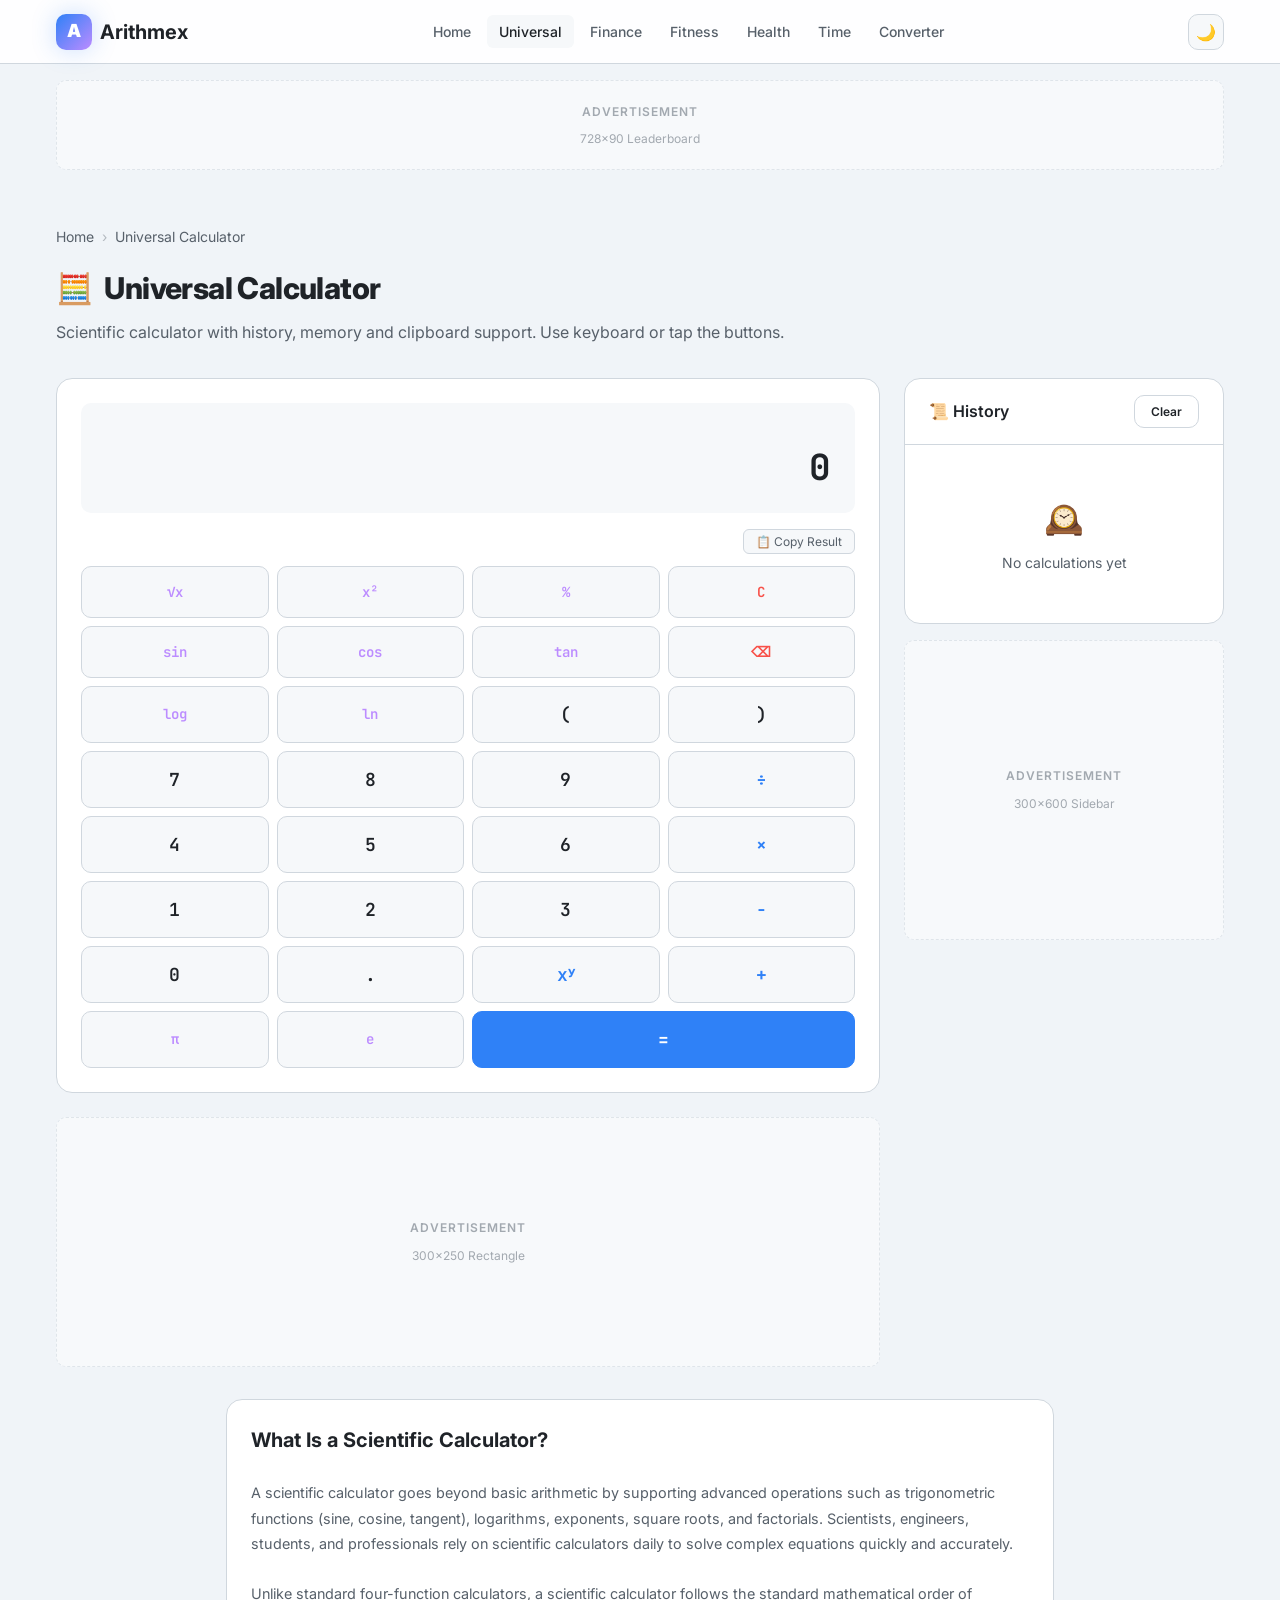
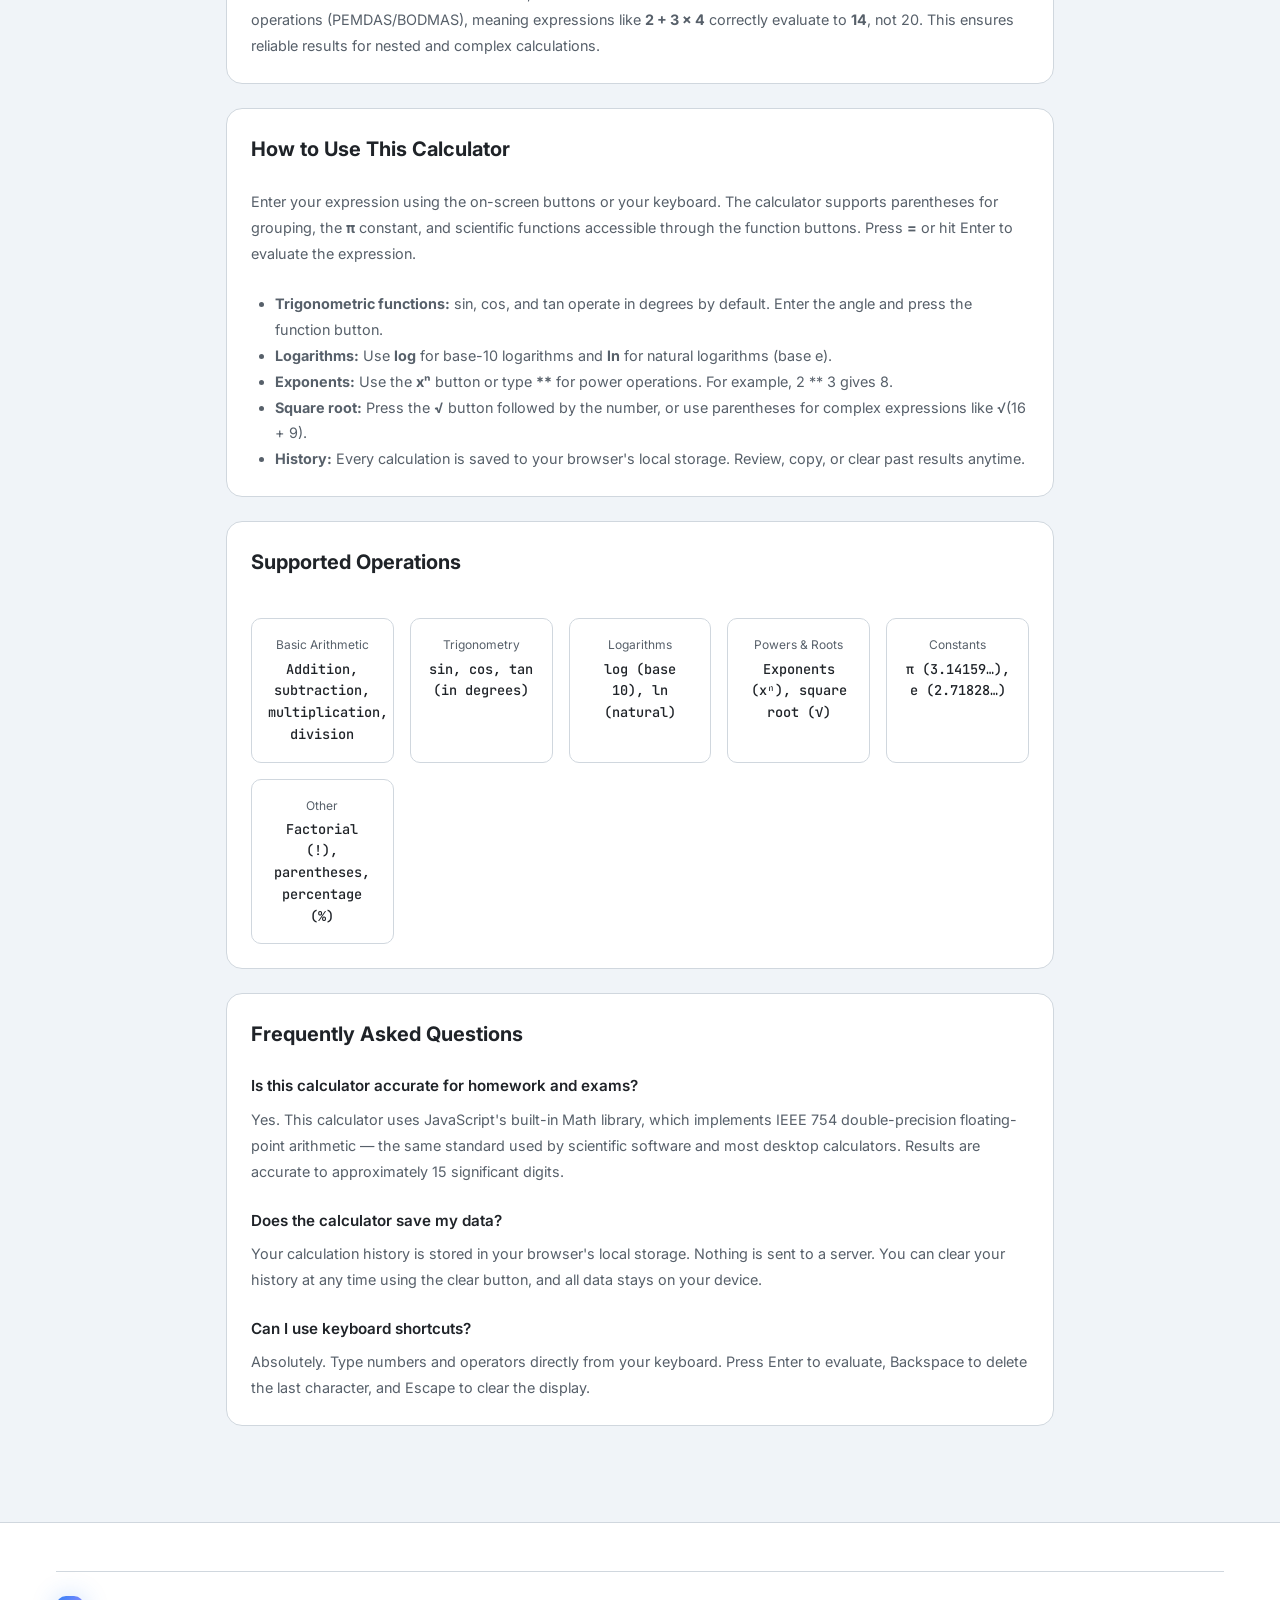
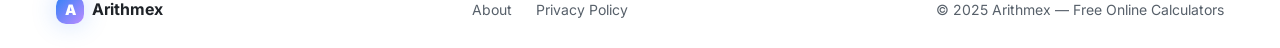
<file: calculators/universal-calculator.html>
<!DOCTYPE html>
<html lang="en" data-theme="dark">
<head>
  <meta charset="UTF-8" />
  <meta name="viewport" content="width=device-width, initial-scale=1.0" />
  <title>Universal Calculator — Arithmex</title>
  <meta name="description" content="Free scientific calculator with history, square root, exponents, parentheses, and clipboard copy. Works instantly in your browser." />
  <meta name="keywords" content="online calculator, scientific calculator, free calculator, math calculator" />
  <link rel="canonical" href="https://arithmex.web.app/calculators/universal-calculator" />
  <link rel="preconnect" href="https://fonts.googleapis.com" />
  <link rel="preconnect" href="https://fonts.gstatic.com" crossorigin />
  <link href="https://fonts.googleapis.com/css2?family=Inter:wght@400;500;600;700;800&family=JetBrains+Mono:wght@400;600;700&display=swap" rel="stylesheet" />
  <link rel="stylesheet" href="../css/style.css" />

  <!-- GOOGLE ADSENSE -->
  <!-- <script async src="https://pagead2.googlesyndication.com/pagead/js/adsbygoogle.js?client=ca-pub-XXXXXXXXXXXXXXXXX" crossorigin="anonymous"></script> -->

  <script type="application/ld+json">
  {
    "@context": "https://schema.org",
    "@type": "WebApplication",
    "name": "Universal Calculator",
    "applicationCategory": "UtilitiesApplication",
    "url": "https://arithmex.web.app/calculators/universal-calculator.html",
    "description": "Free scientific calculator with history and clipboard support."
  }
  </script>
  <!-- Google Analytics -->
  <script async src="https://www.googletagmanager.com/gtag/js?id=G-JW4KWN47VV"></script>
  <script>
    window.dataLayer = window.dataLayer || [];
    function gtag(){dataLayer.push(arguments);}
    gtag('js', new Date());
    gtag('config', 'G-JW4KWN47VV');
  </script>
  <script async src="https://pagead2.googlesyndication.com/pagead/js/adsbygoogle.js?client=ca-pub-7222025310513192" crossorigin="anonymous"></script>
  <link rel="icon" type="image/svg+xml" href="../favicon.svg" />
</head>
<body>

  <!-- ══ HEADER ══════════════════════════════════════════ -->
  <header class="site-header">
    <div class="container header-inner">
      <a href="../index.html" class="logo">
        <div class="logo-icon">A</div>
        Arithmex
      </a>
      <nav aria-label="Main navigation">
        <ul class="nav-links" id="navLinks">
          <li><a href="../index.html">Home</a></li>
          <li><a href="universal-calculator.html" class="active">Universal</a></li>
          <li><a href="finance-calculator.html">Finance</a></li>
          <li><a href="fitness-calculator.html">Fitness</a></li>
          <li><a href="health-calculator.html">Health</a></li>
          <li><a href="time-calculator.html">Time</a></li>
          <li><a href="unit-converter.html">Converter</a></li>
        </ul>
      </nav>
      <div class="header-actions">
        <button class="theme-toggle" id="themeToggle" aria-label="Toggle theme"><span id="themeIcon">☀️</span></button>
        <button class="nav-toggle" id="navToggle" aria-label="Open menu" aria-expanded="false">
          <span></span><span></span><span></span>
        </button>
      </div>
    </div>
  </header>

  <!-- ══ AD — Leaderboard ══════════════════════════════ -->
  <div class="container" style="padding-top:1rem;">
    <!-- GOOGLE AD SPACE -->
    <div class="ad-space ad-space-leaderboard">
      <span class="ad-label">Advertisement</span>
      <span>728×90 Leaderboard</span>
    </div>
    <!-- /GOOGLE AD SPACE -->
  </div>

  <main class="calc-page">
    <div class="container">

      <!-- Breadcrumb -->
      <div class="breadcrumb">
        <a href="../index.html">Home</a>
        <span class="breadcrumb-sep">›</span>
        <span>Universal Calculator</span>
      </div>

      <div class="calc-page-header">
        <h1 class="page-title"><span>🧮</span> Universal Calculator</h1>
        <p class="page-desc">Scientific calculator with history, memory and clipboard support. Use keyboard or tap the buttons.</p>
      </div>

      <div class="calc-layout">

        <!-- ── Main Calculator ── -->
        <div class="calc-main">
          <div class="panel">
            <div class="panel-body">

              <!-- Display -->
              <div class="calc-display" id="calcDisplay">
                <div class="calc-expr" id="calcExpr"></div>
                <div class="calc-result" id="calcResult">0</div>
              </div>

              <!-- Copy bar -->
              <div style="display:flex;justify-content:flex-end;margin-bottom:.75rem;">
                <button class="copy-btn" id="copyResultBtn">📋 Copy Result</button>
              </div>

              <!-- Button grid -->
              <div class="calc-buttons" id="calcButtons">

                <!-- Row 1: functions -->
                <button class="calc-btn fn" data-action="fn" data-fn="sqrt">√x</button>
                <button class="calc-btn fn" data-action="fn" data-fn="square">x²</button>
                <button class="calc-btn fn" data-action="fn" data-fn="percent">%</button>
                <button class="calc-btn fn clr" data-action="clear">C</button>

                <!-- Row 2 -->
                <button class="calc-btn fn" data-action="fn" data-fn="sin">sin</button>
                <button class="calc-btn fn" data-action="fn" data-fn="cos">cos</button>
                <button class="calc-btn fn" data-action="fn" data-fn="tan">tan</button>
                <button class="calc-btn fn clr" data-action="backspace">⌫</button>

                <!-- Row 3 -->
                <button class="calc-btn fn" data-action="fn" data-fn="log">log</button>
                <button class="calc-btn fn" data-action="fn" data-fn="ln">ln</button>
                <button class="calc-btn" data-action="input" data-val="(">(</button>
                <button class="calc-btn" data-action="input" data-val=")">)</button>

                <!-- Row 4: numbers + ops -->
                <button class="calc-btn" data-action="input" data-val="7">7</button>
                <button class="calc-btn" data-action="input" data-val="8">8</button>
                <button class="calc-btn" data-action="input" data-val="9">9</button>
                <button class="calc-btn op" data-action="input" data-val="÷">÷</button>

                <button class="calc-btn" data-action="input" data-val="4">4</button>
                <button class="calc-btn" data-action="input" data-val="5">5</button>
                <button class="calc-btn" data-action="input" data-val="6">6</button>
                <button class="calc-btn op" data-action="input" data-val="×">×</button>

                <button class="calc-btn" data-action="input" data-val="1">1</button>
                <button class="calc-btn" data-action="input" data-val="2">2</button>
                <button class="calc-btn" data-action="input" data-val="3">3</button>
                <button class="calc-btn op" data-action="input" data-val="-">−</button>

                <button class="calc-btn" data-action="input" data-val="0">0</button>
                <button class="calc-btn" data-action="input" data-val=".">.</button>
                <button class="calc-btn op" data-action="input" data-val="^">xʸ</button>
                <button class="calc-btn op" data-action="input" data-val="+">+</button>

                <!-- Last row -->
                <button class="calc-btn fn" data-action="fn" data-fn="pi">π</button>
                <button class="calc-btn fn" data-action="fn" data-fn="e">e</button>
                <button class="calc-btn eq span-2" data-action="equals">=</button>

              </div>

            </div>
          </div>

          <!-- GOOGLE AD SPACE — Rectangle between calc and history -->
          <div class="ad-space ad-space-rectangle">
            <span class="ad-label">Advertisement</span>
            <span>300×250 Rectangle</span>
          </div>
          <!-- /GOOGLE AD SPACE -->
        </div>

        <!-- ── Sidebar: History ── -->
        <div class="calc-sidebar">
          <div class="panel">
            <div class="panel-header">
              <span class="panel-title">📜 History</span>
              <button class="btn btn-sm btn-outline" id="clearHistory">Clear</button>
            </div>
            <div class="panel-body" style="padding:1rem;">
              <ul class="history-list" id="historyList">
                <li class="empty-state">
                  <div style="font-size:2rem;margin-bottom:.5rem;">🕰️</div>
                  No calculations yet
                </li>
              </ul>
            </div>
          </div>

          <!-- GOOGLE AD SPACE — Sidebar -->
          <div class="ad-space ad-space-sidebar">
            <span class="ad-label">Advertisement</span>
            <span>300×600 Sidebar</span>
          </div>
          <!-- /GOOGLE AD SPACE -->
        </div>

      </div><!-- /calc-layout -->
    </div>

    <!-- ══ EDUCATIONAL CONTENT ══════════════════════════════ -->
    <section class="section" style="padding-top:2rem;">
      <div class="container" style="max-width:860px;">

        <div class="panel" style="margin-bottom:1.5rem;">
          <div class="panel-body" style="display:flex;flex-direction:column;gap:1.5rem;">
            <h2 style="font-size:1.25rem;font-weight:700;">What Is a Scientific Calculator?</h2>
            <p style="color:var(--clr-text-muted);line-height:1.8;font-size:.9rem;">
              A scientific calculator goes beyond basic arithmetic by supporting advanced operations such as
              trigonometric functions (sine, cosine, tangent), logarithms, exponents, square roots, and
              factorials. Scientists, engineers, students, and professionals rely on scientific calculators
              daily to solve complex equations quickly and accurately.
            </p>
            <p style="color:var(--clr-text-muted);line-height:1.8;font-size:.9rem;">
              Unlike standard four-function calculators, a scientific calculator follows the standard
              mathematical order of operations (PEMDAS/BODMAS), meaning expressions like <strong>2 + 3 × 4</strong>
              correctly evaluate to <strong>14</strong>, not 20. This ensures reliable results for nested
              and complex calculations.
            </p>
          </div>
        </div>

        <div class="panel" style="margin-bottom:1.5rem;">
          <div class="panel-body" style="display:flex;flex-direction:column;gap:1.5rem;">
            <h2 style="font-size:1.25rem;font-weight:700;">How to Use This Calculator</h2>
            <p style="color:var(--clr-text-muted);line-height:1.8;font-size:.9rem;">
              Enter your expression using the on-screen buttons or your keyboard. The calculator supports
              parentheses for grouping, the <strong>π</strong> constant, and scientific functions accessible
              through the function buttons. Press <strong>=</strong> or hit Enter to evaluate the expression.
            </p>
            <ul style="color:var(--clr-text-muted);font-size:.9rem;line-height:1.8;padding-left:1.5rem;">
              <li><strong>Trigonometric functions:</strong> sin, cos, and tan operate in degrees by default. Enter the angle and press the function button.</li>
              <li><strong>Logarithms:</strong> Use <strong>log</strong> for base-10 logarithms and <strong>ln</strong> for natural logarithms (base e).</li>
              <li><strong>Exponents:</strong> Use the <strong>xⁿ</strong> button or type <strong>**</strong> for power operations. For example, 2 ** 3 gives 8.</li>
              <li><strong>Square root:</strong> Press the <strong>√</strong> button followed by the number, or use parentheses for complex expressions like √(16 + 9).</li>
              <li><strong>History:</strong> Every calculation is saved to your browser's local storage. Review, copy, or clear past results anytime.</li>
            </ul>
          </div>
        </div>

        <div class="panel" style="margin-bottom:1.5rem;">
          <div class="panel-body" style="display:flex;flex-direction:column;gap:1.5rem;">
            <h2 style="font-size:1.25rem;font-weight:700;">Supported Operations</h2>
            <div class="result-grid">
              <div class="result-item">
                <div class="result-item-label">Basic Arithmetic</div>
                <div class="result-item-value" style="font-size:.85rem;font-weight:500;">Addition, subtraction, multiplication, division</div>
              </div>
              <div class="result-item">
                <div class="result-item-label">Trigonometry</div>
                <div class="result-item-value" style="font-size:.85rem;font-weight:500;">sin, cos, tan (in degrees)</div>
              </div>
              <div class="result-item">
                <div class="result-item-label">Logarithms</div>
                <div class="result-item-value" style="font-size:.85rem;font-weight:500;">log (base 10), ln (natural)</div>
              </div>
              <div class="result-item">
                <div class="result-item-label">Powers &amp; Roots</div>
                <div class="result-item-value" style="font-size:.85rem;font-weight:500;">Exponents (xⁿ), square root (√)</div>
              </div>
              <div class="result-item">
                <div class="result-item-label">Constants</div>
                <div class="result-item-value" style="font-size:.85rem;font-weight:500;">π (3.14159…), e (2.71828…)</div>
              </div>
              <div class="result-item">
                <div class="result-item-label">Other</div>
                <div class="result-item-value" style="font-size:.85rem;font-weight:500;">Factorial (!), parentheses, percentage (%)</div>
              </div>
            </div>
          </div>
        </div>

        <div class="panel">
          <div class="panel-body" style="display:flex;flex-direction:column;gap:1.5rem;">
            <h2 style="font-size:1.25rem;font-weight:700;">Frequently Asked Questions</h2>
            <div>
              <h3 style="font-size:.95rem;font-weight:600;margin-bottom:.5rem;">Is this calculator accurate for homework and exams?</h3>
              <p style="color:var(--clr-text-muted);line-height:1.8;font-size:.9rem;">
                Yes. This calculator uses JavaScript's built-in Math library, which implements IEEE 754
                double-precision floating-point arithmetic — the same standard used by scientific software
                and most desktop calculators. Results are accurate to approximately 15 significant digits.
              </p>
            </div>
            <div>
              <h3 style="font-size:.95rem;font-weight:600;margin-bottom:.5rem;">Does the calculator save my data?</h3>
              <p style="color:var(--clr-text-muted);line-height:1.8;font-size:.9rem;">
                Your calculation history is stored in your browser's local storage. Nothing is sent to a
                server. You can clear your history at any time using the clear button, and all data stays
                on your device.
              </p>
            </div>
            <div>
              <h3 style="font-size:.95rem;font-weight:600;margin-bottom:.5rem;">Can I use keyboard shortcuts?</h3>
              <p style="color:var(--clr-text-muted);line-height:1.8;font-size:.9rem;">
                Absolutely. Type numbers and operators directly from your keyboard. Press Enter to evaluate,
                Backspace to delete the last character, and Escape to clear the display.
              </p>
            </div>
          </div>
        </div>

      </div>
    </section>

  </main>

  <!-- ══ FOOTER ════════════════════════════════════════════ -->
  <footer class="site-footer">
    <div class="container">
      <div class="footer-bottom">
        <a href="../index.html" class="logo" style="font-size:1rem;">
          <div class="logo-icon" style="width:28px;height:28px;font-size:.9rem;">A</div>
          Arithmex
        </a>
        <div style="display:flex;gap:1.5rem;font-size:.875rem;">
          <a href="../about.html" style="color:var(--clr-text-muted);">About</a>
          <a href="../privacy.html" style="color:var(--clr-text-muted);">Privacy Policy</a>
        </div>
        <span class="text-muted text-sm">© 2025 Arithmex — Free Online Calculators</span>
      </div>
    </div>
  </footer>

  <script src="../js/main.js"></script>
  <script>
  /* ── Universal Calculator Logic ── */
  (() => {
    'use strict';

    const HIST_KEY = 'arithmex-calc-history';
    const display  = document.getElementById('calcResult');
    const exprEl   = document.getElementById('calcExpr');
    const histList = document.getElementById('historyList');

    let expression = '';
    let lastResult = '';
    let justEvaled = false;

    /* ── Render display ── */
    function renderDisplay() {
      // Scale text if long
      display.style.fontSize = expression.length > 16
        ? (expression.length > 24 ? '1.25rem' : '1.75rem')
        : '';
      display.textContent = expression || '0';
      exprEl.textContent  = justEvaled ? lastResult + ' =' : '';
    }

    /* ── Append to expression ── */
    function append(val) {
      if (justEvaled && /^[\d.(π]/.test(val)) expression = '';
      justEvaled = false;
      expression += val;
      renderDisplay();
    }

    /* ── Apply scientific functions ── */
    function applyFn(fn) {
      const num = parseFloat(expression) || 0;
      const map = {
        sqrt:   () => Math.sqrt(num),
        square: () => num * num,
        percent:() => num / 100,
        sin:    () => Math.sin(num * Math.PI / 180),
        cos:    () => Math.cos(num * Math.PI / 180),
        tan:    () => Math.tan(num * Math.PI / 180),
        log:    () => Math.log10(num),
        ln:     () => Math.log(num),
        pi:     () => { expression += Math.PI.toFixed(10); renderDisplay(); return null; },
        e:      () => { expression += Math.E.toFixed(10);  renderDisplay(); return null; },
      };
      if (!map[fn]) return;
      const result = map[fn]();
      if (result === null) return;
      lastResult = expression + ' [' + fn + ']';
      expression = formatNum(result);
      justEvaled = true;
      renderDisplay();
      saveHistory(lastResult, expression);
    }

    /* ── Evaluate ── */
    function evaluate() {
      if (!expression) return;
      try {
        // Replace display operators with JS operators
        const sanitized = expression
          .replace(/÷/g, '/')
          .replace(/×/g, '*')
          .replace(/−/g, '-')
          .replace(/\^/g, '**')
          .replace(/π/g, Math.PI)
          .replace(/e(?![0-9])/g, Math.E);

        // Safety check: only allow math chars
        if (!/^[\d+\-*/().%\s*eE]+$/.test(sanitized)) throw new Error('Invalid');

        // eslint-disable-next-line no-new-func
        const result = Function('"use strict"; return (' + sanitized + ')')();

        if (!isFinite(result)) throw new Error('Math Error');

        lastResult  = expression;
        expression  = formatNum(result);
        justEvaled  = true;
        renderDisplay();
        saveHistory(lastResult, expression);
      } catch {
        exprEl.textContent = '⚠ Error';
        expression = '';
        renderDisplay();
      }
    }

    function formatNum(n) {
      if (Number.isInteger(n) && Math.abs(n) < 1e15) return String(n);
      const str = parseFloat(n.toPrecision(10)).toString();
      return str;
    }

    /* ── History ── */
    function saveHistory(expr, result) {
      Storage.push(HIST_KEY, { expr, result, ts: Date.now() });
      renderHistory();
    }

    function renderHistory() {
      const items = Storage.get(HIST_KEY, []);
      if (!items.length) {
        histList.innerHTML = `<li class="empty-state"><div style="font-size:2rem;margin-bottom:.5rem;">🕰️</div>No calculations yet</li>`;
        return;
      }
      histList.innerHTML = items.map(({ expr, result }) => `
        <li class="history-item" data-val="${result}" title="Click to use result">
          <span class="history-expr">${expr}</span>
          <span class="history-val">= ${result}</span>
        </li>
      `).join('');

      histList.querySelectorAll('.history-item').forEach(li => {
        li.addEventListener('click', () => {
          expression = li.dataset.val;
          justEvaled = false;
          renderDisplay();
        });
      });
    }

    /* ── Button events ── */
    document.getElementById('calcButtons').addEventListener('click', e => {
      const btn = e.target.closest('[data-action]');
      if (!btn) return;
      const action = btn.dataset.action;

      if (action === 'input')     append(btn.dataset.val);
      else if (action === 'clear')    { expression = ''; justEvaled = false; exprEl.textContent = ''; renderDisplay(); }
      else if (action === 'backspace') { expression = expression.slice(0, -1); renderDisplay(); }
      else if (action === 'fn')   applyFn(btn.dataset.fn);
      else if (action === 'equals') evaluate();
    });

    /* ── Keyboard ── */
    document.addEventListener('keydown', e => {
      const key = e.key;
      if (/^[0-9.]$/.test(key))        append(key);
      else if (key === '+')             append('+');
      else if (key === '-')             append('−');
      else if (key === '*')             append('×');
      else if (key === '/')             { e.preventDefault(); append('÷'); }
      else if (key === '^')             append('^');
      else if (key === '(' || key === ')') append(key);
      else if (key === '%')             applyFn('percent');
      else if (key === 'Enter' || key === '=') evaluate();
      else if (key === 'Backspace')     { expression = expression.slice(0, -1); renderDisplay(); }
      else if (key === 'Escape')        { expression = ''; justEvaled = false; exprEl.textContent = ''; renderDisplay(); }
    });

    /* ── Copy button ── */
    document.getElementById('copyResultBtn').addEventListener('click', function() {
      copyText(display.textContent, this);
    });

    /* ── Clear history ── */
    document.getElementById('clearHistory').addEventListener('click', () => {
      Storage.set(HIST_KEY, []);
      renderHistory();
    });

    /* ── Init ── */
    renderHistory();

  })();
  </script>
</body>
</html>
</file>
<file: css/style.css>
/* ============================================================
   Arithmex — Main Stylesheet
   Design System: CSS Custom Properties + Mobile-First
   ============================================================ */

/* ── Reset & Base ── */
*, *::before, *::after { box-sizing: border-box; margin: 0; padding: 0; }

:root {
  /* Colors */
  --clr-bg:         #0d1117;
  --clr-surface:    #161b22;
  --clr-surface-2:  #21262d;
  --clr-border:     #30363d;
  --clr-text:       #e6edf3;
  --clr-text-muted: #8b949e;
  --clr-primary:    #2f81f7;
  --clr-primary-h:  #388bfd;
  --clr-accent:     #3fb950;
  --clr-warn:       #d29922;
  --clr-danger:     #f85149;
  --clr-purple:     #bc8cff;

  /* Typography */
  --font-base: 'Inter', system-ui, -apple-system, sans-serif;
  --font-mono: 'JetBrains Mono', 'Fira Code', monospace;
  --fs-xs:  0.75rem;
  --fs-sm:  0.875rem;
  --fs-md:  1rem;
  --fs-lg:  1.125rem;
  --fs-xl:  1.25rem;
  --fs-2xl: 1.5rem;
  --fs-3xl: 1.875rem;
  --fs-4xl: 2.25rem;
  --fs-5xl: 3rem;

  /* Spacing */
  --sp-1: 0.25rem; --sp-2: 0.5rem; --sp-3: 0.75rem;
  --sp-4: 1rem;    --sp-6: 1.5rem; --sp-8: 2rem;
  --sp-10: 2.5rem; --sp-12: 3rem;  --sp-16: 4rem;

  /* Radii */
  --r-sm: 6px; --r-md: 10px; --r-lg: 16px; --r-xl: 24px; --r-full: 9999px;

  /* Shadows */
  --shadow-sm: 0 1px 3px rgba(0,0,0,.4);
  --shadow-md: 0 4px 16px rgba(0,0,0,.5);
  --shadow-lg: 0 8px 32px rgba(0,0,0,.6);
  --shadow-glow: 0 0 24px rgba(47,129,247,.25);

  /* Transitions */
  --tr-fast: 150ms ease;
  --tr-base: 250ms ease;
  --tr-slow: 400ms ease;

  /* Layout */
  --max-w: 1200px;
  --header-h: 64px;
}

/* Light mode overrides */
[data-theme="light"] {
  --clr-bg:         #f0f4f8;
  --clr-surface:    #ffffff;
  --clr-surface-2:  #f6f8fa;
  --clr-border:     #d0d7de;
  --clr-text:       #1f2328;
  --clr-text-muted: #57606a;
  --shadow-sm: 0 1px 3px rgba(0,0,0,.12);
  --shadow-md: 0 4px 16px rgba(0,0,0,.12);
  --shadow-lg: 0 8px 32px rgba(0,0,0,.15);
}

html { scroll-behavior: smooth; font-size: 16px; }

body {
  font-family: var(--font-base);
  background: var(--clr-bg);
  color: var(--clr-text);
  line-height: 1.6;
  min-height: 100vh;
  display: flex;
  flex-direction: column;
  transition: background var(--tr-slow), color var(--tr-slow);
}

a { color: var(--clr-primary); text-decoration: none; transition: color var(--tr-fast); }
a:hover { color: var(--clr-primary-h); }

img { max-width: 100%; display: block; }
button { cursor: pointer; font-family: var(--font-base); border: none; }
input, select, textarea { font-family: var(--font-base); }


/* ── Scrollbar ── */
::-webkit-scrollbar { width: 6px; height: 6px; }
::-webkit-scrollbar-track { background: var(--clr-bg); }
::-webkit-scrollbar-thumb { background: var(--clr-border); border-radius: var(--r-full); }


/* ── Typography Utilities ── */
.text-muted    { color: var(--clr-text-muted); }
.text-primary  { color: var(--clr-primary); }
.text-accent   { color: var(--clr-accent); }
.text-danger   { color: var(--clr-danger); }
.text-center   { text-align: center; }
.text-sm       { font-size: var(--fs-sm); }
.font-mono     { font-family: var(--font-mono); }


/* ── Layout Utilities ── */
.container { width: 100%; max-width: var(--max-w); margin: 0 auto; padding: 0 var(--sp-4); }
.flex      { display: flex; }
.flex-col  { flex-direction: column; }
.items-center { align-items: center; }
.justify-between { justify-content: space-between; }
.gap-2  { gap: var(--sp-2); }
.gap-4  { gap: var(--sp-4); }
.gap-6  { gap: var(--sp-6); }
.grid   { display: grid; }


/* ════════════════════════════════════════
   HEADER / NAVIGATION
   ════════════════════════════════════════ */
.site-header {
  position: sticky;
  top: 0;
  z-index: 100;
  height: var(--header-h);
  background: rgba(13,17,23,.9);
  backdrop-filter: blur(12px);
  -webkit-backdrop-filter: blur(12px);
  border-bottom: 1px solid var(--clr-border);
  display: flex;
  align-items: center;
}

[data-theme="light"] .site-header {
  background: rgba(255,255,255,.9);
}

.header-inner {
  display: flex;
  align-items: center;
  justify-content: space-between;
  width: 100%;
}

.logo {
  display: flex;
  align-items: center;
  gap: var(--sp-2);
  font-size: var(--fs-xl);
  font-weight: 700;
  color: var(--clr-text);
  text-decoration: none;
}

.logo-icon {
  width: 36px;
  height: 36px;
  background: linear-gradient(135deg, var(--clr-primary), var(--clr-purple));
  border-radius: var(--r-md);
  display: flex;
  align-items: center;
  justify-content: center;
  font-size: var(--fs-lg);
  font-weight: 900;
  color: #fff;
  box-shadow: var(--shadow-glow);
}

.nav-links {
  display: flex;
  align-items: center;
  gap: var(--sp-1);
  list-style: none;
}

.nav-links a {
  color: var(--clr-text-muted);
  font-size: var(--fs-sm);
  font-weight: 500;
  padding: var(--sp-2) var(--sp-3);
  border-radius: var(--r-sm);
  transition: all var(--tr-fast);
}

.nav-links a:hover,
.nav-links a.active {
  color: var(--clr-text);
  background: var(--clr-surface-2);
}

.header-actions {
  display: flex;
  align-items: center;
  gap: var(--sp-2);
}

/* Theme toggle */
.theme-toggle {
  width: 36px;
  height: 36px;
  border-radius: var(--r-md);
  background: var(--clr-surface-2);
  border: 1px solid var(--clr-border);
  color: var(--clr-text-muted);
  font-size: var(--fs-md);
  display: flex;
  align-items: center;
  justify-content: center;
  transition: all var(--tr-fast);
}
.theme-toggle:hover { color: var(--clr-text); background: var(--clr-surface); }

/* Mobile hamburger */
.nav-toggle {
  display: none;
  flex-direction: column;
  gap: 5px;
  width: 36px;
  height: 36px;
  align-items: center;
  justify-content: center;
  background: var(--clr-surface-2);
  border: 1px solid var(--clr-border);
  border-radius: var(--r-md);
}
.nav-toggle span {
  display: block;
  width: 18px;
  height: 2px;
  background: var(--clr-text-muted);
  border-radius: 2px;
  transition: all var(--tr-base);
}
.nav-toggle.open span:nth-child(1) { transform: translateY(7px) rotate(45deg); }
.nav-toggle.open span:nth-child(2) { opacity: 0; }
.nav-toggle.open span:nth-child(3) { transform: translateY(-7px) rotate(-45deg); }

@media (max-width: 768px) {
  .nav-toggle { display: flex; }
  .nav-links {
    display: none;
    position: absolute;
    top: var(--header-h);
    left: 0; right: 0;
    background: var(--clr-surface);
    border-bottom: 1px solid var(--clr-border);
    flex-direction: column;
    padding: var(--sp-4);
    gap: var(--sp-1);
    box-shadow: var(--shadow-md);
  }
  .nav-links.open { display: flex; }
  .nav-links a { width: 100%; padding: var(--sp-3) var(--sp-4); }
}


/* ════════════════════════════════════════
   HERO SECTION
   ════════════════════════════════════════ */
.hero {
  padding: var(--sp-16) 0 var(--sp-12);
  text-align: center;
  position: relative;
  overflow: hidden;
}

.hero::before {
  content: '';
  position: absolute;
  inset: 0;
  background: radial-gradient(ellipse 80% 60% at 50% 0%, rgba(47,129,247,.15) 0%, transparent 70%);
  pointer-events: none;
}

.hero-badge {
  display: inline-flex;
  align-items: center;
  gap: var(--sp-2);
  background: rgba(47,129,247,.1);
  border: 1px solid rgba(47,129,247,.3);
  color: var(--clr-primary);
  font-size: var(--fs-xs);
  font-weight: 600;
  letter-spacing: .06em;
  text-transform: uppercase;
  padding: var(--sp-1) var(--sp-3);
  border-radius: var(--r-full);
  margin-bottom: var(--sp-6);
}

.hero h1 {
  font-size: clamp(var(--fs-3xl), 6vw, var(--fs-5xl));
  font-weight: 800;
  line-height: 1.1;
  letter-spacing: -.02em;
  margin-bottom: var(--sp-6);
}

.hero h1 .gradient-text {
  background: linear-gradient(135deg, var(--clr-primary) 0%, var(--clr-purple) 100%);
  -webkit-background-clip: text;
  -webkit-text-fill-color: transparent;
  background-clip: text;
}

.hero p {
  font-size: var(--fs-lg);
  color: var(--clr-text-muted);
  max-width: 560px;
  margin: 0 auto var(--sp-8);
  line-height: 1.7;
}

.hero-actions {
  display: flex;
  gap: var(--sp-3);
  justify-content: center;
  flex-wrap: wrap;
}

.hero-stats {
  display: flex;
  gap: var(--sp-8);
  justify-content: center;
  margin-top: var(--sp-12);
  flex-wrap: wrap;
}

.hero-stat {
  text-align: center;
}

.hero-stat-num {
  font-size: var(--fs-3xl);
  font-weight: 800;
  color: var(--clr-primary);
  display: block;
}

.hero-stat-label {
  font-size: var(--fs-sm);
  color: var(--clr-text-muted);
}


/* ════════════════════════════════════════
   BUTTONS
   ════════════════════════════════════════ */
.btn {
  display: inline-flex;
  align-items: center;
  gap: var(--sp-2);
  padding: var(--sp-3) var(--sp-6);
  border-radius: var(--r-md);
  font-size: var(--fs-sm);
  font-weight: 600;
  transition: all var(--tr-fast);
  border: 1px solid transparent;
  white-space: nowrap;
}

.btn-primary {
  background: var(--clr-primary);
  color: #fff;
  box-shadow: 0 0 20px rgba(47,129,247,.3);
}
.btn-primary:hover {
  background: var(--clr-primary-h);
  color: #fff;
  box-shadow: 0 0 28px rgba(47,129,247,.5);
  transform: translateY(-1px);
}

.btn-outline {
  background: transparent;
  border-color: var(--clr-border);
  color: var(--clr-text);
}
.btn-outline:hover {
  background: var(--clr-surface-2);
  border-color: var(--clr-text-muted);
  color: var(--clr-text);
}

.btn-sm {
  padding: var(--sp-2) var(--sp-4);
  font-size: var(--fs-xs);
}

.btn-lg {
  padding: var(--sp-4) var(--sp-8);
  font-size: var(--fs-md);
}

.btn-danger {
  background: var(--clr-danger);
  color: #fff;
}
.btn-danger:hover { opacity: .85; }

.btn-accent {
  background: var(--clr-accent);
  color: #000;
}
.btn-accent:hover { opacity: .85; }


/* ════════════════════════════════════════
   CARD GRID
   ════════════════════════════════════════ */
.section {
  padding: var(--sp-12) 0;
}

.section-title {
  font-size: var(--fs-2xl);
  font-weight: 700;
  margin-bottom: var(--sp-2);
}

.section-subtitle {
  color: var(--clr-text-muted);
  margin-bottom: var(--sp-8);
}

.card-grid {
  display: grid;
  grid-template-columns: repeat(auto-fill, minmax(280px, 1fr));
  gap: var(--sp-6);
}

.calc-card {
  background: var(--clr-surface);
  border: 1px solid var(--clr-border);
  border-radius: var(--r-lg);
  padding: var(--sp-6);
  display: flex;
  flex-direction: column;
  gap: var(--sp-4);
  transition: all var(--tr-base);
  text-decoration: none;
  color: var(--clr-text);
  position: relative;
  overflow: hidden;
}

.calc-card::before {
  content: '';
  position: absolute;
  inset: 0;
  opacity: 0;
  transition: opacity var(--tr-base);
  border-radius: var(--r-lg);
}

.calc-card:hover {
  border-color: var(--clr-primary);
  transform: translateY(-4px);
  box-shadow: var(--shadow-lg), 0 0 30px rgba(47,129,247,.15);
  color: var(--clr-text);
}

.card-icon {
  width: 52px;
  height: 52px;
  border-radius: var(--r-md);
  display: flex;
  align-items: center;
  justify-content: center;
  font-size: 1.5rem;
  flex-shrink: 0;
}

.card-icon.blue   { background: rgba(47,129,247,.15);  color: var(--clr-primary); }
.card-icon.green  { background: rgba(63,185,80,.15);   color: var(--clr-accent); }
.card-icon.purple { background: rgba(188,140,255,.15); color: var(--clr-purple); }
.card-icon.orange { background: rgba(210,153,34,.15);  color: var(--clr-warn); }
.card-icon.red    { background: rgba(248,81,73,.15);   color: var(--clr-danger); }
.card-icon.cyan   { background: rgba(88,212,255,.15);  color: #58d4ff; }

.card-body { flex: 1; }
.card-title { font-size: var(--fs-lg); font-weight: 700; margin-bottom: var(--sp-2); }
.card-desc  { font-size: var(--fs-sm); color: var(--clr-text-muted); line-height: 1.6; }

.card-tags {
  display: flex;
  gap: var(--sp-2);
  flex-wrap: wrap;
}

.tag {
  font-size: var(--fs-xs);
  padding: 2px var(--sp-2);
  border-radius: var(--r-full);
  background: var(--clr-surface-2);
  color: var(--clr-text-muted);
  border: 1px solid var(--clr-border);
}

.card-arrow {
  align-self: flex-end;
  color: var(--clr-text-muted);
  font-size: 1.2rem;
  transition: transform var(--tr-fast);
}
.calc-card:hover .card-arrow { transform: translateX(4px); color: var(--clr-primary); }


/* ════════════════════════════════════════
   CALCULATOR PAGE LAYOUT
   ════════════════════════════════════════ */
.calc-page {
  flex: 1;
  padding: var(--sp-8) 0 var(--sp-12);
}

.calc-page-header {
  margin-bottom: var(--sp-8);
}

.breadcrumb {
  display: flex;
  align-items: center;
  gap: var(--sp-2);
  font-size: var(--fs-sm);
  color: var(--clr-text-muted);
  margin-bottom: var(--sp-4);
}
.breadcrumb a { color: var(--clr-text-muted); }
.breadcrumb a:hover { color: var(--clr-primary); }
.breadcrumb-sep { opacity: .4; }

.page-title {
  font-size: var(--fs-3xl);
  font-weight: 800;
  letter-spacing: -.02em;
  display: flex;
  align-items: center;
  gap: var(--sp-3);
}

.page-desc {
  color: var(--clr-text-muted);
  margin-top: var(--sp-2);
  font-size: var(--fs-md);
}

/* Two-column calc layout */
.calc-layout {
  display: grid;
  grid-template-columns: 1fr 320px;
  gap: var(--sp-6);
  align-items: start;
}

@media (max-width: 1024px) {
  .calc-layout { grid-template-columns: 1fr; }
}

.calc-main { display: flex; flex-direction: column; gap: var(--sp-6); }
.calc-sidebar { display: flex; flex-direction: column; gap: var(--sp-4); }


/* ════════════════════════════════════════
   CALCULATOR PANELS / TABS
   ════════════════════════════════════════ */
.panel {
  background: var(--clr-surface);
  border: 1px solid var(--clr-border);
  border-radius: var(--r-lg);
  overflow: hidden;
}

.panel-header {
  padding: var(--sp-4) var(--sp-6);
  border-bottom: 1px solid var(--clr-border);
  display: flex;
  align-items: center;
  justify-content: space-between;
}

.panel-title {
  font-size: var(--fs-md);
  font-weight: 600;
}

.panel-body { padding: var(--sp-6); }

/* Tabs */
.tabs {
  display: flex;
  border-bottom: 1px solid var(--clr-border);
  overflow-x: auto;
  scrollbar-width: none;
}
.tabs::-webkit-scrollbar { display: none; }

.tab-btn {
  padding: var(--sp-3) var(--sp-4);
  font-size: var(--fs-sm);
  font-weight: 500;
  color: var(--clr-text-muted);
  background: transparent;
  border: none;
  border-bottom: 2px solid transparent;
  white-space: nowrap;
  transition: all var(--tr-fast);
  flex-shrink: 0;
}
.tab-btn:hover { color: var(--clr-text); background: var(--clr-surface-2); }
.tab-btn.active { color: var(--clr-primary); border-bottom-color: var(--clr-primary); }

.tab-pane { display: none; padding: var(--sp-6); }
.tab-pane.active { display: block; }


/* ════════════════════════════════════════
   FORM CONTROLS
   ════════════════════════════════════════ */
.form-group {
  display: flex;
  flex-direction: column;
  gap: var(--sp-2);
  margin-bottom: var(--sp-4);
}

.form-label {
  font-size: var(--fs-sm);
  font-weight: 500;
  color: var(--clr-text-muted);
}

.form-row {
  display: grid;
  grid-template-columns: 1fr 1fr;
  gap: var(--sp-4);
}

@media (max-width: 500px) { .form-row { grid-template-columns: 1fr; } }

.form-control {
  width: 100%;
  padding: var(--sp-3) var(--sp-4);
  background: var(--clr-surface-2);
  border: 1px solid var(--clr-border);
  border-radius: var(--r-md);
  color: var(--clr-text);
  font-size: var(--fs-md);
  transition: border-color var(--tr-fast), box-shadow var(--tr-fast);
  outline: none;
}

.form-control:focus {
  border-color: var(--clr-primary);
  box-shadow: 0 0 0 3px rgba(47,129,247,.15);
}

.form-control::placeholder { color: var(--clr-text-muted); opacity: .6; }

select.form-control {
  cursor: pointer;
  appearance: none;
  background-image: url("data:image/svg+xml,%3Csvg xmlns='http://www.w3.org/2000/svg' width='12' height='8' viewBox='0 0 12 8'%3E%3Cpath fill='%238b949e' d='M1 1l5 5 5-5'/%3E%3C/svg%3E");
  background-repeat: no-repeat;
  background-position: right 12px center;
  padding-right: 36px;
}

.input-group {
  display: flex;
  align-items: stretch;
}

.input-group .form-control { border-radius: var(--r-md) 0 0 var(--r-md); border-right: none; }
.input-addon {
  padding: var(--sp-3) var(--sp-3);
  background: var(--clr-surface-2);
  border: 1px solid var(--clr-border);
  border-left: none;
  border-radius: 0 var(--r-md) var(--r-md) 0;
  color: var(--clr-text-muted);
  font-size: var(--fs-sm);
  display: flex;
  align-items: center;
  white-space: nowrap;
}

.radio-group {
  display: flex;
  gap: var(--sp-2);
  flex-wrap: wrap;
}

.radio-btn {
  flex: 1;
  min-width: 80px;
}

.radio-btn input { display: none; }

.radio-btn label {
  display: block;
  text-align: center;
  padding: var(--sp-2) var(--sp-3);
  border: 1px solid var(--clr-border);
  border-radius: var(--r-md);
  font-size: var(--fs-sm);
  cursor: pointer;
  color: var(--clr-text-muted);
  transition: all var(--tr-fast);
}

.radio-btn input:checked + label {
  background: var(--clr-primary);
  border-color: var(--clr-primary);
  color: #fff;
}

.radio-btn label:hover {
  border-color: var(--clr-primary);
  color: var(--clr-text);
}


/* ════════════════════════════════════════
   RESULT BOX
   ════════════════════════════════════════ */
.result-box {
  background: var(--clr-surface-2);
  border: 1px solid var(--clr-border);
  border-radius: var(--r-md);
  padding: var(--sp-4) var(--sp-6);
  margin-top: var(--sp-4);
}

.result-box.success { border-color: var(--clr-accent); background: rgba(63,185,80,.08); }
.result-box.warn    { border-color: var(--clr-warn);   background: rgba(210,153,34,.08); }
.result-box.danger  { border-color: var(--clr-danger); background: rgba(248,81,73,.08); }
.result-box.info    { border-color: var(--clr-primary); background: rgba(47,129,247,.08); }

.result-label {
  font-size: var(--fs-xs);
  text-transform: uppercase;
  letter-spacing: .08em;
  color: var(--clr-text-muted);
  font-weight: 600;
  margin-bottom: var(--sp-1);
}

.result-value {
  font-size: var(--fs-2xl);
  font-weight: 800;
  font-family: var(--font-mono);
  color: var(--clr-text);
  word-break: break-all;
}

.result-value.large { font-size: var(--fs-3xl); }

.result-note {
  font-size: var(--fs-sm);
  color: var(--clr-text-muted);
  margin-top: var(--sp-1);
}

.result-grid {
  display: grid;
  grid-template-columns: repeat(auto-fit, minmax(140px, 1fr));
  gap: var(--sp-4);
  margin-top: var(--sp-4);
}

.result-item {
  background: var(--clr-surface);
  border: 1px solid var(--clr-border);
  border-radius: var(--r-md);
  padding: var(--sp-4);
  text-align: center;
}

.result-item-label { font-size: var(--fs-xs); color: var(--clr-text-muted); margin-bottom: var(--sp-1); }
.result-item-value { font-size: var(--fs-xl); font-weight: 700; font-family: var(--font-mono); }


/* ════════════════════════════════════════
   UNIVERSAL CALCULATOR
   ════════════════════════════════════════ */
.calc-display {
  background: var(--clr-surface-2);
  border-radius: var(--r-md);
  padding: var(--sp-4) var(--sp-6);
  margin-bottom: var(--sp-4);
  text-align: right;
  min-height: 100px;
  display: flex;
  flex-direction: column;
  justify-content: flex-end;
}

.calc-expr {
  font-size: var(--fs-sm);
  color: var(--clr-text-muted);
  font-family: var(--font-mono);
  min-height: 20px;
  word-break: break-all;
}

.calc-result {
  font-size: var(--fs-4xl);
  font-weight: 700;
  font-family: var(--font-mono);
  word-break: break-all;
  transition: font-size var(--tr-fast);
}

.calc-buttons {
  display: grid;
  grid-template-columns: repeat(4, 1fr);
  gap: var(--sp-2);
}

.calc-btn {
  padding: var(--sp-4);
  border-radius: var(--r-md);
  font-size: var(--fs-lg);
  font-weight: 600;
  font-family: var(--font-mono);
  background: var(--clr-surface-2);
  border: 1px solid var(--clr-border);
  color: var(--clr-text);
  transition: all var(--tr-fast);
  user-select: none;
  touch-action: manipulation;
}

.calc-btn:hover  { background: var(--clr-surface); border-color: var(--clr-text-muted); }
.calc-btn:active { transform: scale(.95); }
.calc-btn.op     { color: var(--clr-primary); }
.calc-btn.fn     { color: var(--clr-purple); font-size: var(--fs-sm); }
.calc-btn.eq     { background: var(--clr-primary); border-color: var(--clr-primary); color: #fff; }
.calc-btn.eq:hover { background: var(--clr-primary-h); }
.calc-btn.clr    { color: var(--clr-danger); }
.calc-btn.span-2 { grid-column: span 2; }


/* ════════════════════════════════════════
   HISTORY LIST
   ════════════════════════════════════════ */
.history-list {
  list-style: none;
  display: flex;
  flex-direction: column;
  gap: var(--sp-2);
  max-height: 240px;
  overflow-y: auto;
}

.history-item {
  display: flex;
  justify-content: space-between;
  align-items: center;
  padding: var(--sp-3) var(--sp-4);
  background: var(--clr-surface-2);
  border-radius: var(--r-md);
  border: 1px solid var(--clr-border);
  font-size: var(--fs-sm);
  gap: var(--sp-3);
  cursor: pointer;
  transition: border-color var(--tr-fast);
}
.history-item:hover { border-color: var(--clr-primary); }

.history-expr { color: var(--clr-text-muted); font-family: var(--font-mono); flex: 1; truncate: ellipsis; overflow: hidden; white-space: nowrap; }
.history-val  { font-family: var(--font-mono); font-weight: 600; color: var(--clr-primary); white-space: nowrap; }

.empty-state {
  text-align: center;
  padding: var(--sp-8);
  color: var(--clr-text-muted);
  font-size: var(--fs-sm);
}


/* ════════════════════════════════════════
   UNIT CONVERTER
   ════════════════════════════════════════ */
.converter-row {
  display: grid;
  grid-template-columns: 1fr auto 1fr;
  gap: var(--sp-4);
  align-items: end;
}

@media (max-width: 500px) {
  .converter-row { grid-template-columns: 1fr; }
  .swap-btn { justify-self: center; }
}

.swap-btn {
  width: 40px;
  height: 40px;
  border-radius: var(--r-full);
  background: var(--clr-surface-2);
  border: 1px solid var(--clr-border);
  color: var(--clr-text-muted);
  font-size: 1.2rem;
  display: flex;
  align-items: center;
  justify-content: center;
  transition: all var(--tr-fast);
  flex-shrink: 0;
}
.swap-btn:hover { color: var(--clr-primary); border-color: var(--clr-primary); transform: rotate(180deg); }


/* ════════════════════════════════════════
   AD SPACES
   ════════════════════════════════════════ */
.ad-space {
  background: var(--clr-surface);
  border: 1px dashed var(--clr-border);
  border-radius: var(--r-md);
  display: flex;
  align-items: center;
  justify-content: center;
  color: var(--clr-text-muted);
  font-size: var(--fs-xs);
  text-align: center;
  flex-direction: column;
  gap: var(--sp-2);
  opacity: .5;
}

.ad-space-leaderboard { height: 90px; width: 100%; margin-bottom: var(--sp-6); }
.ad-space-rectangle   { height: 250px; width: 100%; }
.ad-space-sidebar     { min-height: 300px; width: 100%; }

.ad-label { font-weight: 600; font-size: var(--fs-xs); text-transform: uppercase; letter-spacing: .08em; }


/* ════════════════════════════════════════
   FOOTER
   ════════════════════════════════════════ */
.site-footer {
  background: var(--clr-surface);
  border-top: 1px solid var(--clr-border);
  padding: var(--sp-12) 0 var(--sp-6);
  margin-top: auto;
}

.footer-grid {
  display: grid;
  grid-template-columns: 2fr 1fr 1fr 1fr;
  gap: var(--sp-8);
  margin-bottom: var(--sp-10);
}

@media (max-width: 768px) {
  .footer-grid { grid-template-columns: 1fr 1fr; }
}
@media (max-width: 480px) {
  .footer-grid { grid-template-columns: 1fr; }
}

.footer-brand p {
  font-size: var(--fs-sm);
  color: var(--clr-text-muted);
  margin-top: var(--sp-3);
  line-height: 1.7;
  max-width: 260px;
}

.footer-col-title {
  font-size: var(--fs-sm);
  font-weight: 700;
  margin-bottom: var(--sp-4);
  color: var(--clr-text);
}

.footer-links {
  list-style: none;
  display: flex;
  flex-direction: column;
  gap: var(--sp-2);
}

.footer-links a {
  font-size: var(--fs-sm);
  color: var(--clr-text-muted);
  transition: color var(--tr-fast);
}
.footer-links a:hover { color: var(--clr-primary); }

.footer-bottom {
  display: flex;
  align-items: center;
  justify-content: space-between;
  padding-top: var(--sp-6);
  border-top: 1px solid var(--clr-border);
  font-size: var(--fs-sm);
  color: var(--clr-text-muted);
  flex-wrap: wrap;
  gap: var(--sp-4);
}


/* ════════════════════════════════════════
   MISC / UTILITIES
   ════════════════════════════════════════ */
.divider {
  border: none;
  border-top: 1px solid var(--clr-border);
  margin: var(--sp-6) 0;
}

.badge {
  display: inline-flex;
  align-items: center;
  padding: 2px var(--sp-2);
  border-radius: var(--r-full);
  font-size: var(--fs-xs);
  font-weight: 600;
}
.badge-blue   { background: rgba(47,129,247,.15); color: var(--clr-primary); }
.badge-green  { background: rgba(63,185,80,.15);  color: var(--clr-accent); }
.badge-red    { background: rgba(248,81,73,.15);  color: var(--clr-danger); }
.badge-orange { background: rgba(210,153,34,.15); color: var(--clr-warn); }

.progress-bar {
  height: 8px;
  background: var(--clr-surface-2);
  border-radius: var(--r-full);
  overflow: hidden;
}
.progress-fill {
  height: 100%;
  background: linear-gradient(90deg, var(--clr-primary), var(--clr-purple));
  border-radius: var(--r-full);
  transition: width .5s ease;
}

.copy-btn {
  padding: var(--sp-1) var(--sp-3);
  background: var(--clr-surface-2);
  border: 1px solid var(--clr-border);
  border-radius: var(--r-sm);
  color: var(--clr-text-muted);
  font-size: var(--fs-xs);
  transition: all var(--tr-fast);
  cursor: pointer;
  display: inline-flex;
  align-items: center;
  gap: var(--sp-1);
}
.copy-btn:hover { color: var(--clr-primary); border-color: var(--clr-primary); }
.copy-btn.copied { color: var(--clr-accent); border-color: var(--clr-accent); }

.tooltip-wrap { position: relative; display: inline-flex; }
.tooltip {
  position: absolute;
  bottom: calc(100% + 6px);
  left: 50%;
  transform: translateX(-50%);
  background: var(--clr-surface-2);
  border: 1px solid var(--clr-border);
  border-radius: var(--r-sm);
  padding: var(--sp-1) var(--sp-3);
  font-size: var(--fs-xs);
  white-space: nowrap;
  pointer-events: none;
  opacity: 0;
  transition: opacity var(--tr-fast);
}
.tooltip-wrap:hover .tooltip { opacity: 1; }

.hidden { display: none !important; }
.sr-only { position: absolute; width: 1px; height: 1px; overflow: hidden; clip: rect(0,0,0,0); }

/* Print styles */
@media print {
  .site-header, .site-footer, .ad-space, .calc-sidebar { display: none !important; }
  .calc-layout { grid-template-columns: 1fr !important; }
  body { background: #fff; color: #000; }
}

/* Animations */
@keyframes fadeIn   { from { opacity: 0; transform: translateY(8px); } to { opacity: 1; transform: none; } }
@keyframes slideIn  { from { opacity: 0; transform: translateX(-8px); } to { opacity: 1; transform: none; } }
@keyframes pulse    { 0%,100% { opacity: 1; } 50% { opacity: .5; } }
@keyframes spin     { from { transform: rotate(0deg); } to { transform: rotate(360deg); } }

.animate-fade  { animation: fadeIn .3s ease both; }
.animate-slide { animation: slideIn .3s ease both; }

/* Countdown display */
.countdown-display {
  font-size: var(--fs-4xl);
  font-weight: 800;
  font-family: var(--font-mono);
  text-align: center;
  letter-spacing: .05em;
  color: var(--clr-primary);
  padding: var(--sp-6);
  background: var(--clr-surface-2);
  border-radius: var(--r-lg);
  margin: var(--sp-4) 0;
}

.countdown-display.warn    { color: var(--clr-warn); }
.countdown-display.danger  { color: var(--clr-danger); animation: pulse 1s infinite; }
.countdown-display.success { color: var(--clr-accent); }

/* Timezone list */
.tz-list {
  display: grid;
  grid-template-columns: repeat(auto-fill, minmax(200px, 1fr));
  gap: var(--sp-3);
  margin-top: var(--sp-4);
}

.tz-card {
  background: var(--clr-surface-2);
  border: 1px solid var(--clr-border);
  border-radius: var(--r-md);
  padding: var(--sp-3) var(--sp-4);
}

.tz-city  { font-size: var(--fs-sm); font-weight: 600; }
.tz-zone  { font-size: var(--fs-xs); color: var(--clr-text-muted); }
.tz-time  { font-size: var(--fs-lg); font-family: var(--font-mono); font-weight: 700; color: var(--clr-primary); margin-top: 2px; }
</file>
